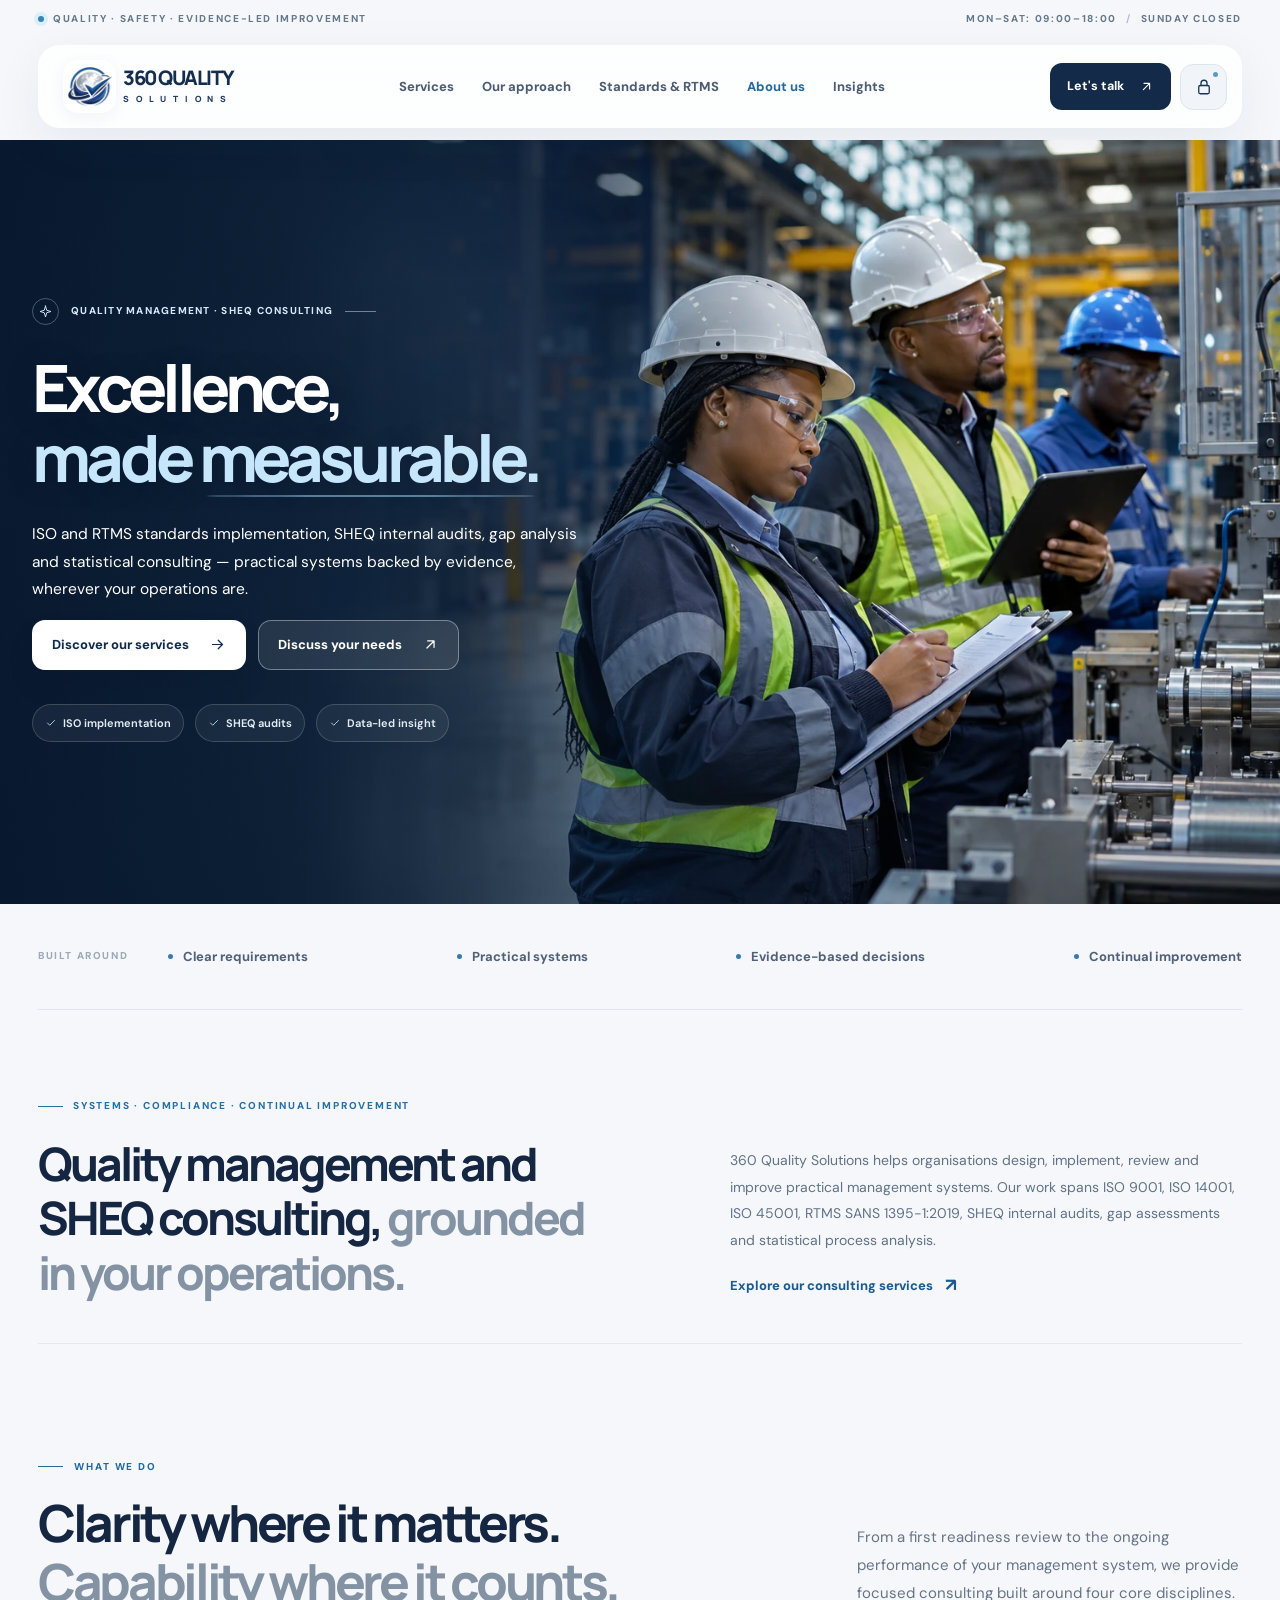
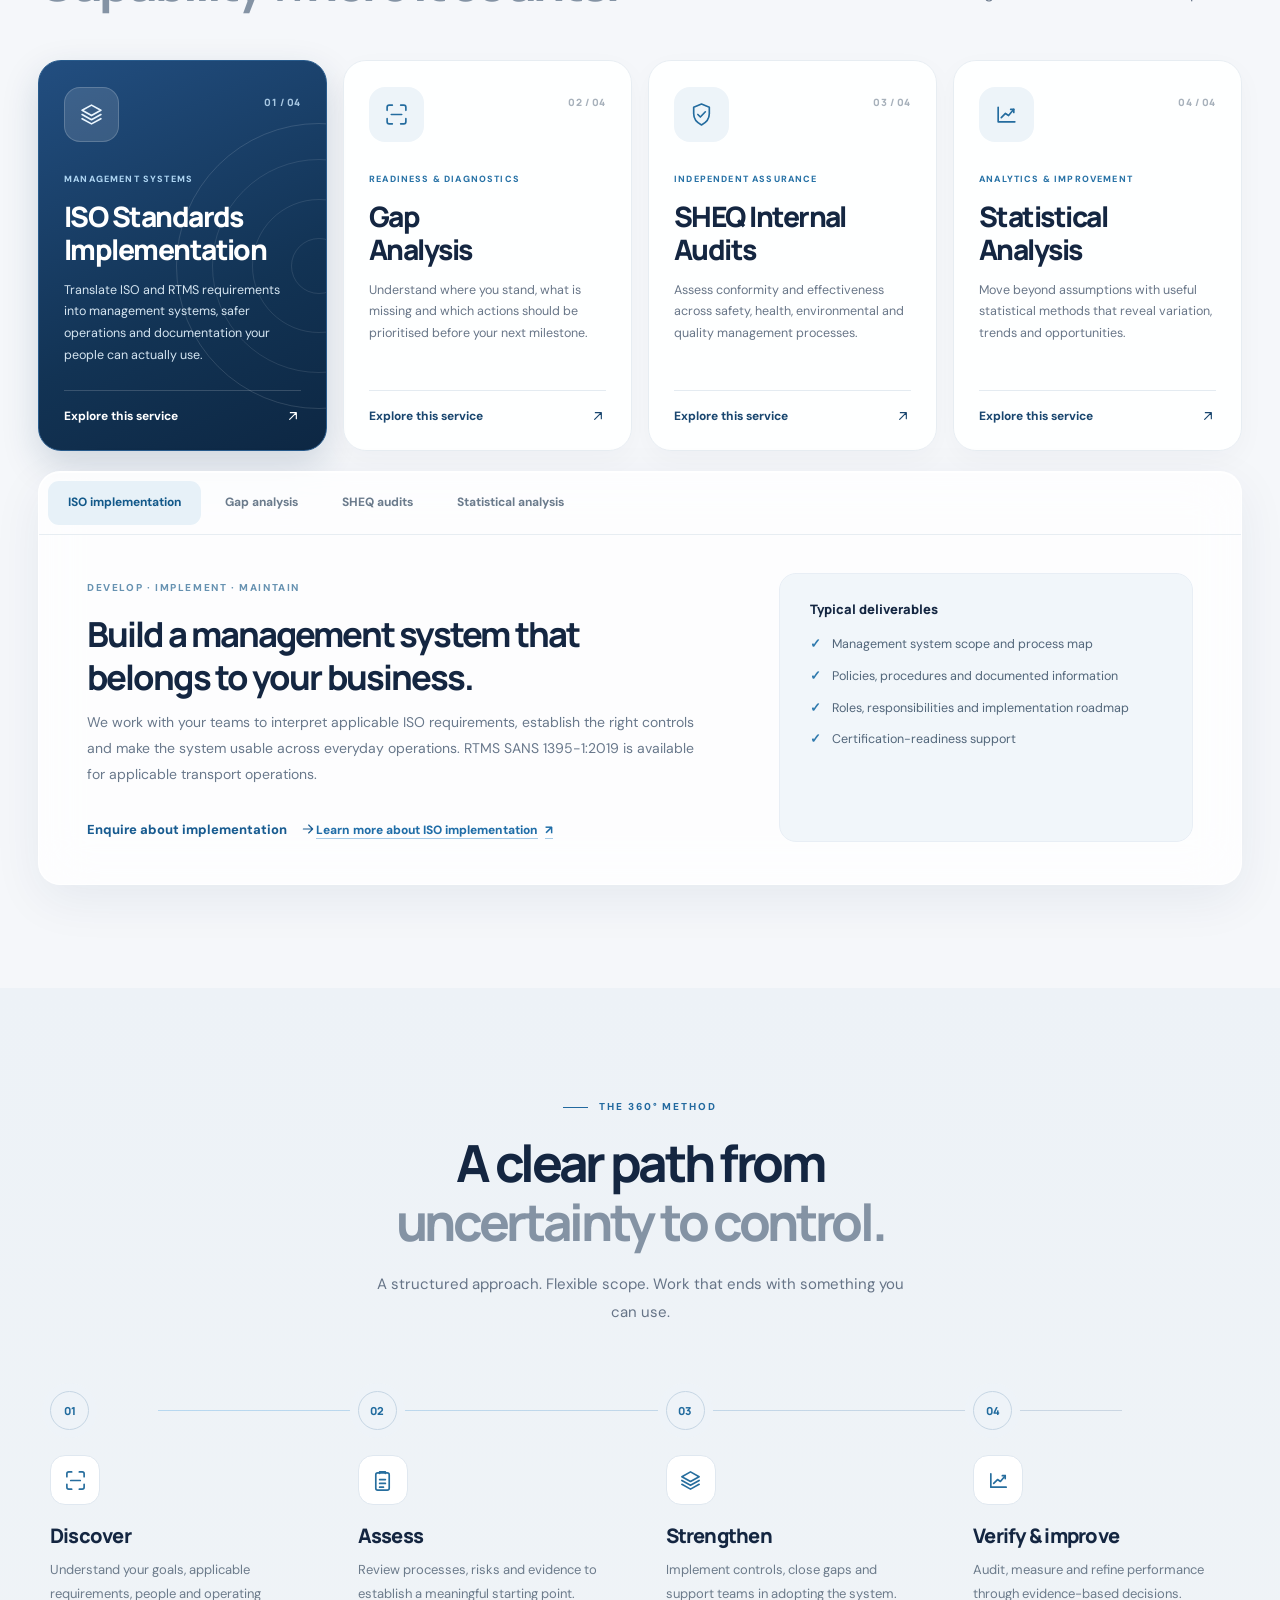
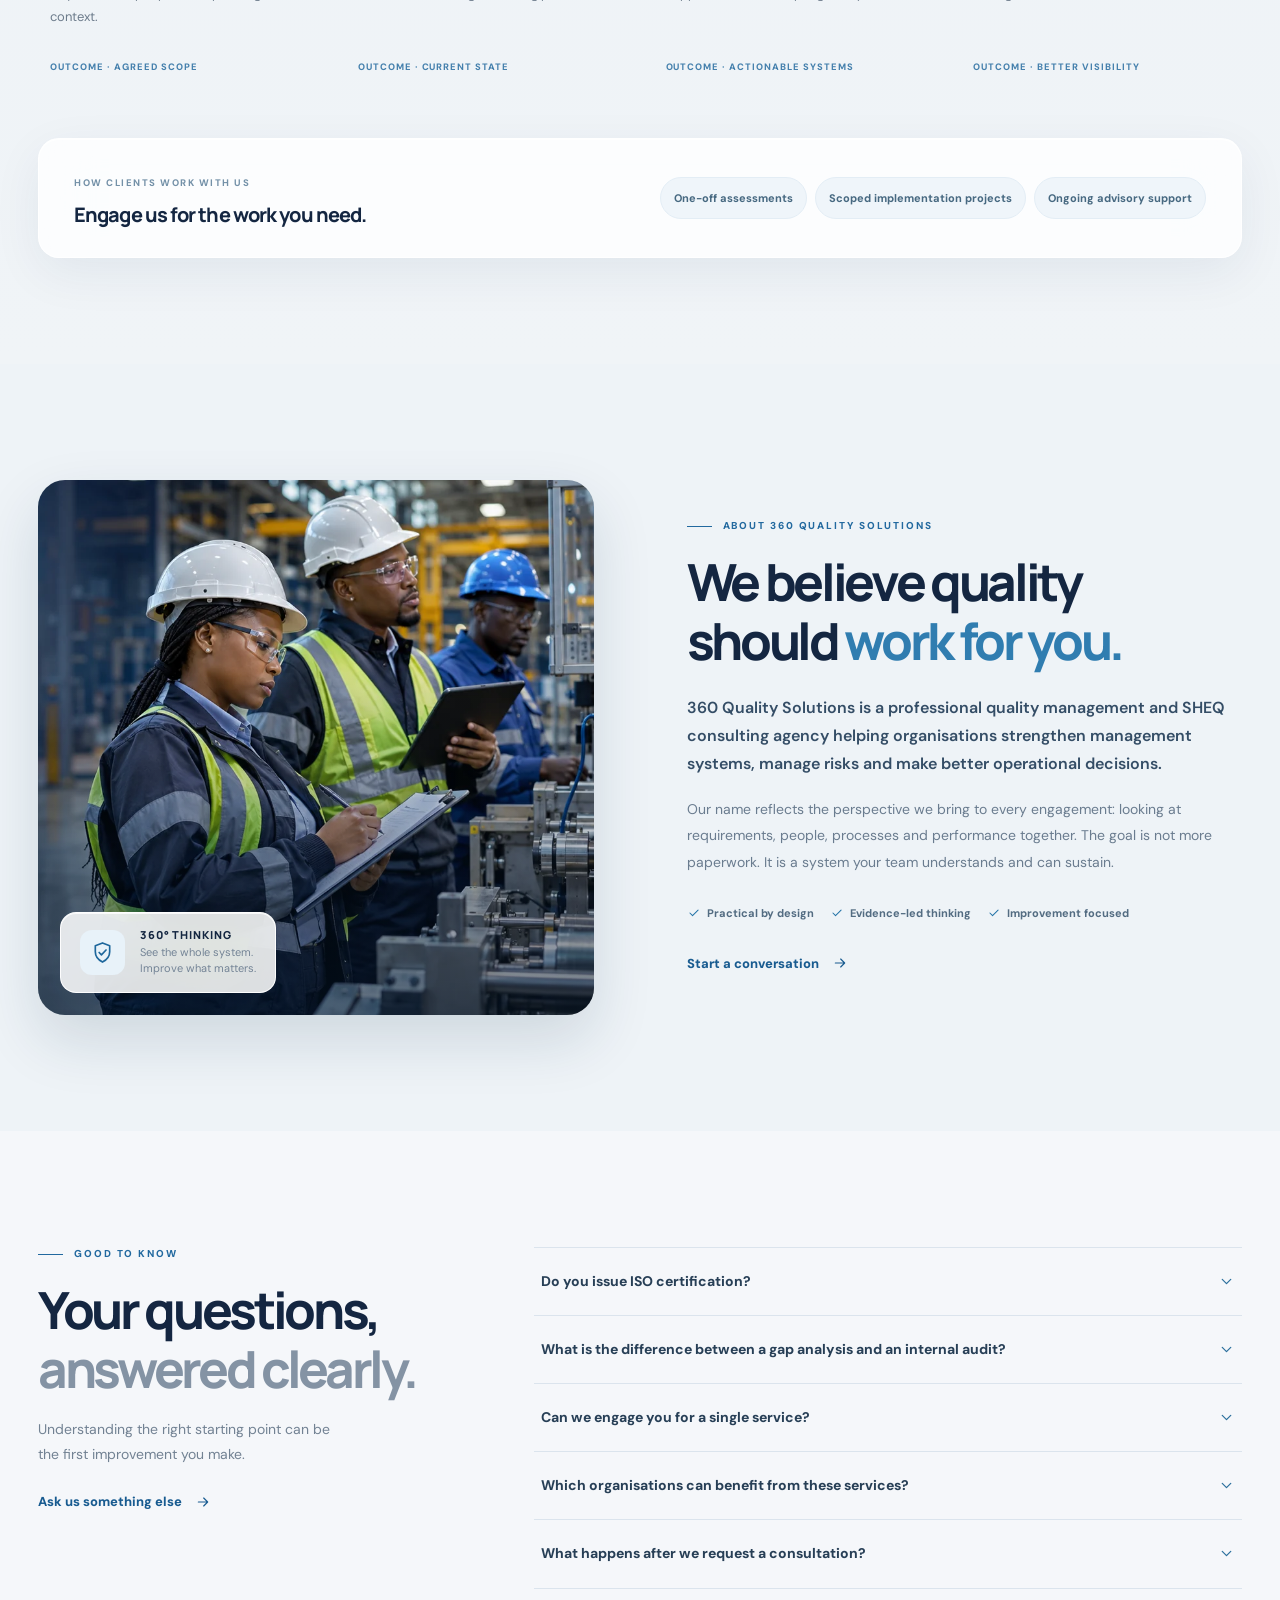
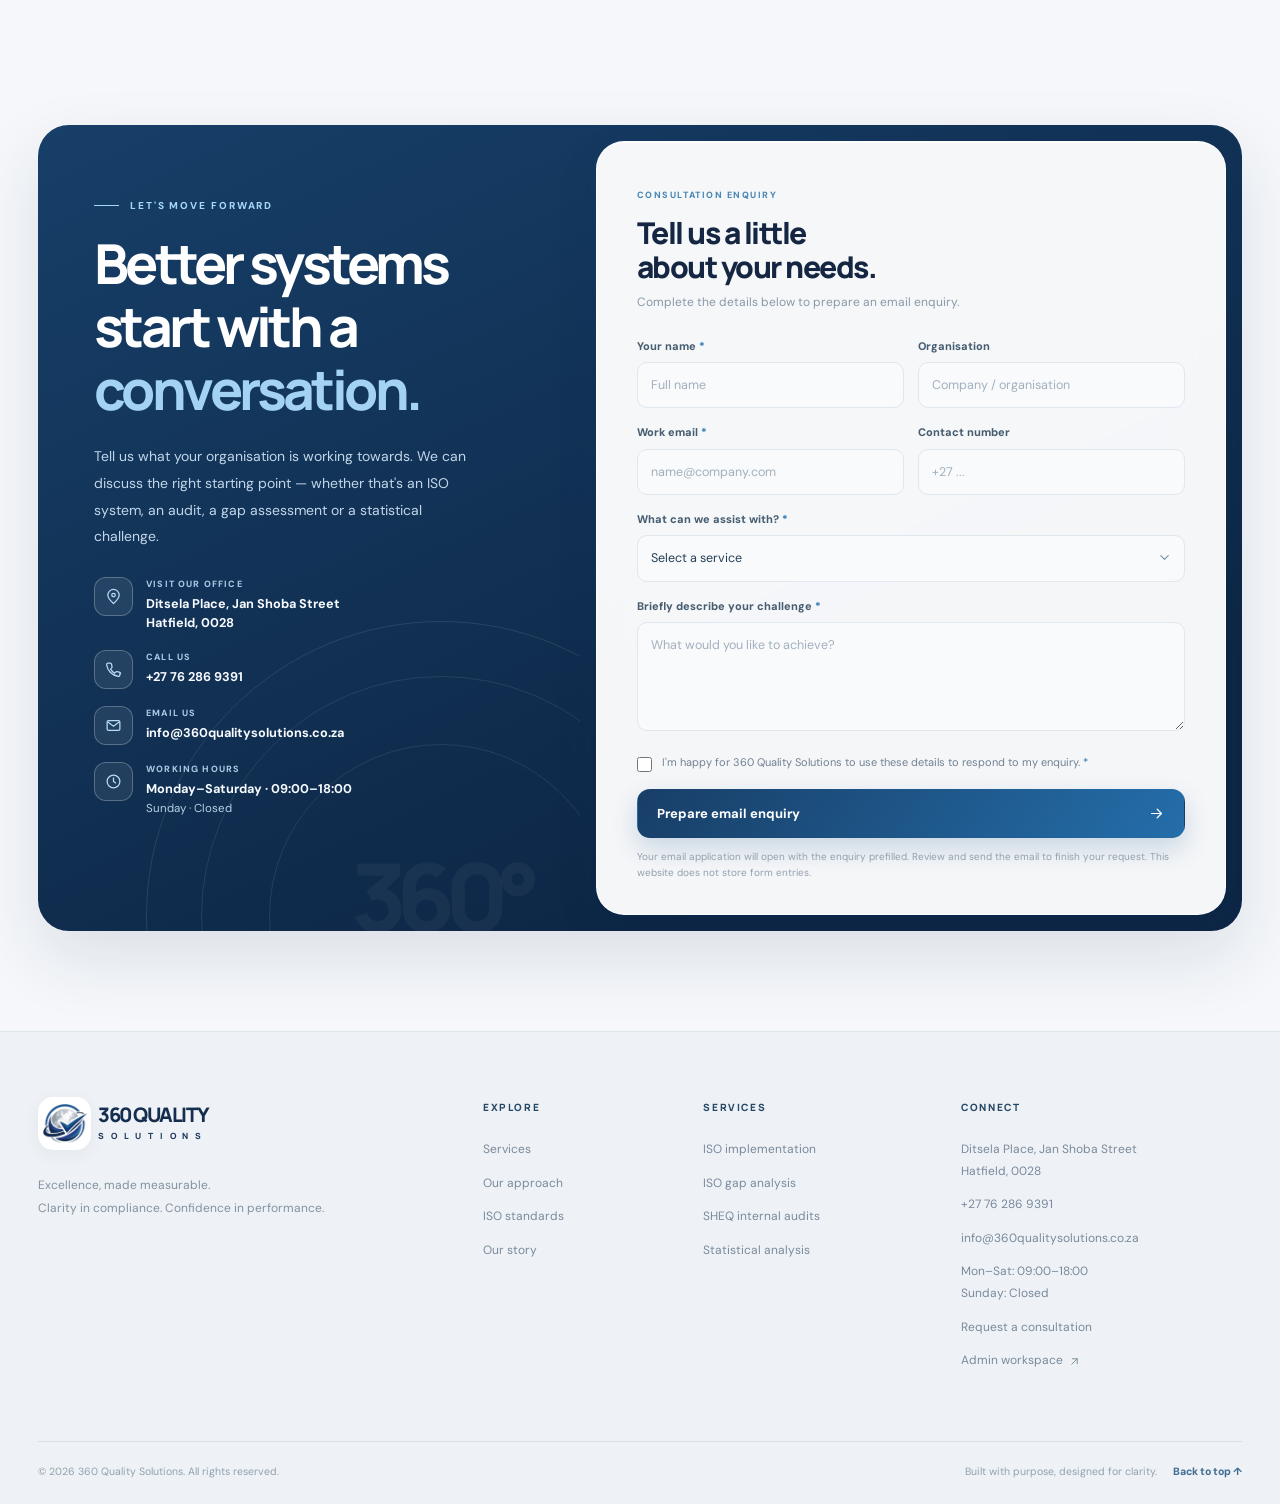
<file: index.html>
<!DOCTYPE html>

<html lang="en-ZA">
<head>
<link href="/favicon.ico" rel="icon" sizes="any"/><link href="/favicon-48.png" rel="icon" sizes="48x48" type="image/png"/><link href="/assets/images/favicon-192.png" rel="icon" sizes="192x192" type="image/png"/><link href="/apple-touch-icon.png" rel="apple-touch-icon" sizes="180x180"/><meta charset="utf-8"/>
<meta content="width=device-width, initial-scale=1.0" name="viewport"/>
<meta content="#eff3f8" name="theme-color"/>
<meta content="360 Quality Solutions provides ISO 9001, ISO 14001, ISO 45001 and RTMS implementation support, SHEQ internal audits, gap analysis and statistical consulting." name="description"/>
<meta content="index, follow" name="robots"/>
<meta content="website" property="og:type"/>
<meta content="ISO, RTMS &amp; SHEQ Consulting | 360 Quality Solutions" property="og:title"/>
<meta content="360 Quality Solutions provides ISO 9001, ISO 14001, ISO 45001 and RTMS implementation support, SHEQ internal audits, gap analysis and statistical consulting." property="og:description"/>
<meta content="https://360qualitysolutions.co.za/assets/images/hero-quality-inspection.webp" property="og:image"/>
<meta content="https://360qualitysolutions.co.za/" property="og:url"/>
<meta content="https://360qualitysolutions.co.za/assets/images/hero-quality-inspection.webp" name="twitter:image"/>
<meta content="light" name="color-scheme"/>
<link href="https://360qualitysolutions.co.za/" rel="canonical"/>
<link href="/site.webmanifest" rel="manifest"/>
<meta content="360 Quality Solutions" property="og:site_name"/>
<meta content="en_ZA" property="og:locale"/>
<meta content="Quality consultants reviewing manufacturing processes and inspection records" property="og:image:alt"/>
<meta content="summary_large_image" name="twitter:card"/>
<meta content="ISO, RTMS &amp; SHEQ Consulting | 360 Quality Solutions" name="twitter:title"/>
<meta content="360 Quality Solutions provides ISO 9001, ISO 14001, ISO 45001 and RTMS implementation support, SHEQ internal audits, gap analysis and statistical consulting." name="twitter:description"/>
<meta content="360 Quality Solutions" name="author"/>
<title>ISO Standards, SHEQ &amp; Quality Consulting | 360 Quality Solutions</title>
<link href="https://fonts.googleapis.com" rel="preconnect"/>
<link crossorigin="" href="https://fonts.gstatic.com" rel="preconnect"/>
<link href="https://fonts.googleapis.com/css2?family=DM+Sans:wght@400;450;500;550;600;650;700;750&amp;family=Manrope:wght@400;500;600;650;700;750;800&amp;display=swap" rel="stylesheet"/>
<link as="image" href="assets/images/hero-quality-inspection.webp" rel="preload"/>
<link href="assets/css/styles.css" rel="stylesheet"/>
<script defer="" src="assets/js/config.js"></script>
<script defer="" src="assets/js/main.js"></script>
<script type="application/ld+json">{
  "@context": "https://schema.org",
  "@graph": [
    {
      "@context": "https://schema.org",
      "@type": "ProfessionalService",
      "name": "360 Quality Solutions",
      "alternateName": "360 Quality Solutions Consulting Agency",
      "description": "360 Quality Solutions provides ISO 9001, ISO 14001, ISO 45001 and RTMS implementation support, SHEQ internal audits, gap analysis and statistical consulting.",
      "address": {
        "@type": "PostalAddress",
        "streetAddress": "Ditsela Place, Jan Shoba Street, Hatfield",
        "addressRegion": "Gauteng",
        "postalCode": "0028",
        "addressCountry": "ZA"
      },
      "telephone": "+27 76 286 9391",
      "email": "info@360qualitysolutions.co.za",
      "openingHoursSpecification": [
        {
          "@type": "OpeningHoursSpecification",
          "dayOfWeek": [
            "Monday",
            "Tuesday",
            "Wednesday",
            "Thursday",
            "Friday",
            "Saturday"
          ],
          "opens": "09:00",
          "closes": "18:00"
        }
      ],
      "areaServed": {
        "@type": "Country",
        "name": "South Africa"
      },
      "hasOfferCatalog": {
        "@type": "OfferCatalog",
        "name": "Quality and SHEQ consulting services",
        "itemListElement": [
          {
            "@type": "OfferCatalog",
            "name": "ISO & RTMS Standards Implementation"
          },
          {
            "@type": "OfferCatalog",
            "name": "ISO Gap Analysis"
          },
          {
            "@type": "OfferCatalog",
            "name": "SHEQ Internal Audits"
          },
          {
            "@type": "OfferCatalog",
            "name": "Statistical Analysis"
          }
        ]
      },
      "@id": "https://360qualitysolutions.co.za/#business",
      "url": "https://360qualitysolutions.co.za/",
      "image": "https://360qualitysolutions.co.za/assets/images/hero-quality-inspection.webp",
      "logo": "https://360qualitysolutions.co.za/assets/images/brand-symbol.png",
      "hasMap": "https://www.google.com/maps/search/?api=1&query=Ditsela+Place+Jan+Shoba+Street+Hatfield+0028",
      "contactPoint": {
        "@type": "ContactPoint",
        "contactType": "customer service",
        "telephone": "+27 76 286 9391",
        "email": "info@360qualitysolutions.co.za",
        "availableLanguage": [
          "English"
        ]
      }
    },
    {
      "@type": "WebSite",
      "@id": "https://360qualitysolutions.co.za/#website",
      "name": "360 Quality Solutions",
      "url": "https://360qualitysolutions.co.za/",
      "inLanguage": "en-ZA",
      "publisher": {
        "@id": "https://360qualitysolutions.co.za/#business"
      }
    }
  ]
}</script>
<script>/* Keep folder routes clean even when index.html is entered directly. */
if (location.protocol !== 'file:' && location.pathname.endsWith('/index.html')) { history.replaceState(null, '', location.pathname.replace(/index\.html$/, '') + location.search + location.hash); }
</script>
<script defer="" src="assets/js/offline-links.js"></script>
</head>
<body>
<svg aria-hidden="true" class="icon-sprite" focusable="false" xmlns="http://www.w3.org/2000/svg">
<symbol id="i-arrow" viewbox="0 0 24 24"><path d="M5 12h14m-6-6 6 6-6 6"></path></symbol>
<symbol id="i-external" viewbox="0 0 24 24"><path d="M7 17 17 7M8 7h9v9"></path></symbol>
<symbol id="i-lock" viewbox="0 0 24 24"><rect height="11" rx="2" width="14" x="5" y="10"></rect><path d="M8 10V7a4 4 0 0 1 8 0v3"></path></symbol>
<symbol id="i-menu" viewbox="0 0 24 24"><path d="M4 7h16M4 12h16M4 17h16"></path></symbol>
<symbol id="i-close" viewbox="0 0 24 24"><path d="m5 5 14 14M19 5 5 19"></path></symbol>
<symbol id="i-shield" viewbox="0 0 24 24"><path d="M12 2 4.5 5v6.3c0 5.2 3.1 8.5 7.5 10.7 4.4-2.2 7.5-5.5 7.5-10.7V5L12 2Z"></path><path d="m8.5 12 2.4 2.4 4.8-5"></path></symbol>
<symbol id="i-scan" viewbox="0 0 24 24"><path d="M8 3H5a2 2 0 0 0-2 2v3m13-5h3a2 2 0 0 1 2 2v3M3 16v3a2 2 0 0 0 2 2h3m13-5v3a2 2 0 0 1-2 2h-3M7 12h10"></path></symbol>
<symbol id="i-clipboard" viewbox="0 0 24 24"><rect height="18" rx="2" width="14" x="5" y="4"></rect><path d="M9 4.5V3h6v1.5M9 11h6m-6 4h6m-6 4h4"></path></symbol>
<symbol id="i-chart" viewbox="0 0 24 24"><path d="M4 19V5m0 14h16M7 15l4-4 3 2 5-6"></path><path d="M16 7h3v3"></path></symbol>
<symbol id="i-layers" viewbox="0 0 24 24"><path d="m12 3 9 5-9 5-9-5 9-5Zm-9 9 9 5 9-5M3 16l9 5 9-5"></path></symbol>
<symbol id="i-check" viewbox="0 0 24 24"><path d="m5 12 4.5 4.5L19 7"></path></symbol>
<symbol id="i-chevron" viewbox="0 0 24 24"><path d="m6 9 6 6 6-6"></path></symbol>
<symbol id="i-mail" viewbox="0 0 24 24"><rect height="14" rx="2" width="18" x="3" y="5"></rect><path d="m4 7 8 6 8-6"></path></symbol>
<symbol id="i-phone" viewbox="0 0 24 24"><path d="M21 16.7v3a2 2 0 0 1-2.2 2A18.9 18.9 0 0 1 2.3 5.2 2 2 0 0 1 4.3 3h3a2 2 0 0 1 2 1.7l.6 3.6a2 2 0 0 1-.6 1.7l-1.4 1.4a15 15 0 0 0 5.7 5.7l1.4-1.4a2 2 0 0 1 1.7-.6l3.6.6a2 2 0 0 1 1.7 2Z"></path></symbol>
<symbol id="i-clock" viewbox="0 0 24 24"><circle cx="12" cy="12" r="9"></circle><path d="M12 7v5l3 2"></path></symbol>
<symbol id="i-pin" viewbox="0 0 24 24"><path d="M20 10c0 5-8 12-8 12S4 15 4 10a8 8 0 1 1 16 0Z"></path><circle cx="12" cy="10" r="2.5"></circle></symbol>
<symbol id="i-spark" viewbox="0 0 24 24"><path d="m12 2 2.3 7.7L22 12l-7.7 2.3L12 22l-2.3-7.7L2 12l7.7-2.3L12 2Z"></path></symbol>
</svg>
<a class="skip-link" href="#main">Skip to main content</a>
<div aria-hidden="true" class="site-background"><span class="ambient ambient-one"></span><span class="ambient ambient-two"></span></div>
<div class="utility-bar">
<div class="container utility-inner">
<span><span class="live-dot"></span> QUALITY · SAFETY · EVIDENCE-LED IMPROVEMENT</span>
<span class="utility-right">MON–SAT: 09:00–18:00 <span class="utility-separator">/</span> SUNDAY CLOSED</span>
</div>
</div>
<header class="site-header" id="top">
<div class="container header-shell glass">
<a aria-label="360 Quality Solutions homepage" class="brand" href="#top">
<span class="brand-emblem"><img alt="" height="42" src="assets/images/brand-symbol.png" width="48"/></span>
<span class="brand-text"><strong>360 <span>QUALITY</span></strong><small>S O L U T I O N S</small></span>
</a>
<nav aria-label="Main navigation" class="primary-nav" id="site-nav">
<a class="nav-link" href="#services">Services</a>
<a class="nav-link" href="#approach">Our approach</a>
<a class="nav-link" href="services/iso-implementation/">Standards &amp; RTMS</a>
<a class="nav-link" href="#about">About us</a>
<a class="nav-link" href="services/statistical-analysis/">Insights</a>
</nav>
<div class="header-actions">
<a class="nav-cta" href="#contact">Let's talk <svg class="icon"><use href="#i-external"></use></svg></a>
<a aria-label="Open admin workspace" class="admin-icon" href="admin/index.html" title="Admin workspace"><svg class="icon"><use href="#i-lock"></use></svg><span class="admin-dot"></span></a>
<button aria-controls="site-nav" aria-expanded="false" aria-label="Open menu" class="mobile-menu" id="menu-toggle" type="button"><svg class="icon menu-open"><use href="#i-menu"></use></svg><svg class="icon menu-x"><use href="#i-close"></use></svg></button>
</div>
</div>
</header>
<main id="main">
<section aria-labelledby="hero-heading" class="hero-section">
<div aria-label="Quality specialists examining a manufacturing process, reviewing audit documentation and operational data" class="hero-image" role="img"></div>
<div aria-hidden="true" class="hero-vignette"></div>
<div class="hero-copy">
<div class="hero-content">
<div class="hero-eyebrow"><span class="eyebrow-spark"><svg class="icon"><use href="#i-spark"></use></svg></span> QUALITY MANAGEMENT · SHEQ CONSULTING <span class="eyebrow-line"></span></div>
<h1 id="hero-heading">Excellence,<br/><span>made</span> <em>measurable.</em></h1>
<p>ISO and RTMS standards implementation, SHEQ internal audits, gap analysis and statistical consulting — practical systems backed by evidence, wherever your operations are.</p>
<div class="hero-buttons">
<a class="button button-white" href="#services">Discover our services <svg class="icon"><use href="#i-arrow"></use></svg></a>
<a class="button button-outline-light" href="#contact">Discuss your needs <svg class="icon"><use href="#i-external"></use></svg></a>
</div>
<div aria-label="Our focus areas" class="hero-pills"><span><svg class="icon"><use href="#i-check"></use></svg> ISO implementation</span><span><svg class="icon"><use href="#i-check"></use></svg> SHEQ audits</span><span><svg class="icon"><use href="#i-check"></use></svg> Data-led insight</span></div>
</div>
</div>
</section>
<div aria-label="What we focus on" class="container credibility-strip">
<span class="credibility-label">BUILT AROUND</span>
<div class="credibility-items"><span><span class="credibility-small-dot"></span> Clear requirements</span><span><span class="credibility-small-dot"></span> Practical systems</span><span><span class="credibility-small-dot"></span> Evidence-based decisions</span><span><span class="credibility-small-dot"></span> Continual improvement</span></div>
</div>
<section aria-labelledby="local-intro-title" class="local-intro-section container">
<div class="local-intro-kicker"><span class="kicker-dash"></span> SYSTEMS · COMPLIANCE · CONTINUAL IMPROVEMENT</div>
<div class="local-intro-main">
<h2 id="local-intro-title">Quality management and SHEQ consulting, <span class="text-muted">grounded in your operations.</span></h2>
<div class="local-intro-copy">
<p>360 Quality Solutions helps organisations design, implement, review and improve practical management systems. Our work spans ISO 9001, ISO 14001, ISO 45001, RTMS SANS 1395-1:2019, SHEQ internal audits, gap assessments and statistical process analysis.</p>
<a class="local-intro-link" href="#services">Explore our consulting services <span aria-hidden="true">↗</span></a>
</div>
</div>
</section>
<section aria-labelledby="services-title" class="section section-services" id="services">
<div class="container">
<div class="section-heading split-heading reveal">
<div><p class="section-kicker"><span class="kicker-dash"></span> WHAT WE DO</p><h2 id="services-title">Clarity where it matters.<br/><span class="text-muted">Capability where it counts.</span></h2></div>
<p class="section-intro">From a first readiness review to the ongoing performance of your management system, we provide focused consulting built around four core disciplines.</p>
</div>
<div class="services-grid">
<article class="service-card service-featured reveal" data-service="iso">
<div class="service-card-top"><span class="service-icon"><svg class="icon"><use href="#i-layers"></use></svg></span><span class="service-number">01 / 04</span></div>
<div class="service-card-content"><p class="service-tag">MANAGEMENT SYSTEMS</p><h3>ISO Standards<br/>Implementation</h3><p>Translate ISO and RTMS requirements into management systems, safer operations and documentation your people can actually use.</p></div>
<button class="service-explore" data-show-service="iso" type="button">Explore this service <svg class="icon"><use href="#i-external"></use></svg></button>
<div aria-hidden="true" class="service-orbit"><span></span><span></span><span></span></div>
</article>
<article class="service-card reveal" data-service="gap">
<div class="service-card-top"><span class="service-icon"><svg class="icon"><use href="#i-scan"></use></svg></span><span class="service-number">02 / 04</span></div>
<div class="service-card-content"><p class="service-tag">READINESS &amp; DIAGNOSTICS</p><h3>Gap<br/>Analysis</h3><p>Understand where you stand, what is missing and which actions should be prioritised before your next milestone.</p></div>
<button class="service-explore" data-show-service="gap" type="button">Explore this service <svg class="icon"><use href="#i-external"></use></svg></button>
</article>
<article class="service-card reveal" data-service="audit">
<div class="service-card-top"><span class="service-icon"><svg class="icon"><use href="#i-shield"></use></svg></span><span class="service-number">03 / 04</span></div>
<div class="service-card-content"><p class="service-tag">INDEPENDENT ASSURANCE</p><h3>SHEQ Internal<br/>Audits</h3><p>Assess conformity and effectiveness across safety, health, environmental and quality management processes.</p></div>
<button class="service-explore" data-show-service="audit" type="button">Explore this service <svg class="icon"><use href="#i-external"></use></svg></button>
</article>
<article class="service-card reveal" data-service="stats">
<div class="service-card-top"><span class="service-icon"><svg class="icon"><use href="#i-chart"></use></svg></span><span class="service-number">04 / 04</span></div>
<div class="service-card-content"><p class="service-tag">ANALYTICS &amp; IMPROVEMENT</p><h3>Statistical<br/>Analysis</h3><p>Move beyond assumptions with useful statistical methods that reveal variation, trends and opportunities.</p></div>
<button class="service-explore" data-show-service="stats" type="button">Explore this service <svg class="icon"><use href="#i-external"></use></svg></button>
</article>
</div>
<div aria-label="Service details" class="service-detail glass reveal" id="service-explorer" tabindex="-1">
<div aria-label="Explore a service" class="service-detail-nav" role="tablist">
<button aria-controls="panel-iso" aria-selected="true" class="detail-tab is-active" data-tab="iso" id="tab-iso" role="tab" type="button">ISO implementation</button>
<button aria-controls="panel-gap" aria-selected="false" class="detail-tab" data-tab="gap" id="tab-gap" role="tab" tabindex="-1" type="button">Gap analysis</button>
<button aria-controls="panel-audit" aria-selected="false" class="detail-tab" data-tab="audit" id="tab-audit" role="tab" tabindex="-1" type="button">SHEQ audits</button>
<button aria-controls="panel-stats" aria-selected="false" class="detail-tab" data-tab="stats" id="tab-stats" role="tab" tabindex="-1" type="button">Statistical analysis</button>
</div>
<div aria-labelledby="tab-iso" class="service-tab-panel" data-panel="iso" id="panel-iso" role="tabpanel">
<div class="detail-main"><span class="detail-overline">DEVELOP · IMPLEMENT · MAINTAIN</span><h3>Build a management system that belongs to your business.</h3><p>We work with your teams to interpret applicable ISO requirements, establish the right controls and make the system usable across everyday operations. RTMS SANS 1395-1:2019 is available for applicable transport operations.</p><a class="text-link" data-service-prefill="ISO Standards Implementation" href="#contact">Enquire about implementation <svg class="icon"><use href="#i-arrow"></use></svg></a><a class="service-deep-link" href="services/iso-implementation/">Learn more about ISO implementation <span aria-hidden="true">↗</span></a></div>
<div class="detail-deliverables"><h4>Typical deliverables</h4><ul><li>Management system scope and process map</li><li>Policies, procedures and documented information</li><li>Roles, responsibilities and implementation roadmap</li><li>Certification-readiness support</li></ul></div>
</div>
<div aria-labelledby="tab-gap" class="service-tab-panel" data-panel="gap" hidden="" id="panel-gap" role="tabpanel">
<div class="detail-main"><span class="detail-overline">REVIEW · PRIORITISE · PLAN</span><h3>Know the distance between today and your target standard.</h3><p>We compare existing practices and evidence with agreed requirements, identify risks and opportunities, and develop a practical plan to close gaps.</p><a class="text-link" data-service-prefill="Gap Analysis" href="#contact">Request a gap assessment <svg class="icon"><use href="#i-arrow"></use></svg></a><a class="service-deep-link" href="services/iso-gap-analysis/">Learn more about gap analysis <span aria-hidden="true">↗</span></a></div>
<div class="detail-deliverables"><h4>Typical deliverables</h4><ul><li>Requirements-to-evidence review</li><li>Gap register with risk-based priorities</li><li>Corrective action and accountability plan</li><li>Readiness summary for leadership</li></ul></div>
</div>
<div aria-labelledby="tab-audit" class="service-tab-panel" data-panel="audit" hidden="" id="panel-audit" role="tabpanel">
<div class="detail-main"><span class="detail-overline">VERIFY · REPORT · IMPROVE</span><h3>Find the evidence. Understand the risk. Improve the system.</h3><p>Our audit support examines whether SHEQ processes meet defined criteria and work as intended, with clear reporting of findings and improvement actions.</p><a class="text-link" data-service-prefill="SHEQ Internal Audits" href="#contact">Plan an internal audit <svg class="icon"><use href="#i-arrow"></use></svg></a><a class="service-deep-link" href="services/sheq-internal-audits/">Learn more about SHEQ internal audits <span aria-hidden="true">↗</span></a></div>
<div class="detail-deliverables"><h4>Typical deliverables</h4><ul><li>Risk-based audit plan and criteria</li><li>Interviews, sampling and evidence review</li><li>Findings, observations and audit report</li><li>Corrective-action follow-up guidance</li></ul></div>
</div>
<div aria-labelledby="tab-stats" class="service-tab-panel" data-panel="stats" hidden="" id="panel-stats" role="tabpanel">
<div class="detail-main"><span class="detail-overline">MEASURE · EXPLAIN · OPTIMISE</span><h3>Turn complex data into decisions that improve performance.</h3><p>We help organisations structure data, assess process variation and communicate findings that support better quality and operational decisions.</p><a class="text-link" data-service-prefill="Statistical Analysis" href="#contact">Discuss an analysis project <svg class="icon"><use href="#i-arrow"></use></svg></a><a class="service-deep-link" href="services/statistical-analysis/">Learn more about statistical analysis <span aria-hidden="true">↗</span></a></div>
<div class="detail-deliverables"><h4>Typical deliverables</h4><ul><li>Data quality checks and descriptive analysis</li><li>Trend, variation and capability assessments</li><li>Statistical process control where appropriate</li><li>Decision-ready charts and recommendations</li></ul></div>
</div>
</div>
</div>
</section>
<section aria-labelledby="approach-title" class="section approach-section" id="approach">
<div class="container">
<div class="section-heading centered reveal"><p class="section-kicker"><span class="kicker-dash"></span> THE 360° METHOD</p><h2 id="approach-title">A clear path from<br/><span class="text-muted">uncertainty to control.</span></h2><p class="section-intro">A structured approach. Flexible scope. Work that ends with something you can use.</p></div>
<div aria-label="Our four-step consulting approach" class="process-rail">
<article class="process-step reveal"><div class="step-marker"><span>01</span></div><div class="step-icon"><svg class="icon"><use href="#i-scan"></use></svg></div><h3>Discover</h3><p>Understand your goals, applicable requirements, people and operating context.</p><span class="step-result">OUTCOME · AGREED SCOPE</span></article>
<article class="process-step reveal"><div class="step-marker"><span>02</span></div><div class="step-icon"><svg class="icon"><use href="#i-clipboard"></use></svg></div><h3>Assess</h3><p>Review processes, risks and evidence to establish a meaningful starting point.</p><span class="step-result">OUTCOME · CURRENT STATE</span></article>
<article class="process-step reveal"><div class="step-marker"><span>03</span></div><div class="step-icon"><svg class="icon"><use href="#i-layers"></use></svg></div><h3>Strengthen</h3><p>Implement controls, close gaps and support teams in adopting the system.</p><span class="step-result">OUTCOME · ACTIONABLE SYSTEMS</span></article>
<article class="process-step reveal"><div class="step-marker"><span>04</span></div><div class="step-icon"><svg class="icon"><use href="#i-chart"></use></svg></div><h3>Verify &amp; improve</h3><p>Audit, measure and refine performance through evidence-based decisions.</p><span class="step-result">OUTCOME · BETTER VISIBILITY</span></article>
</div>
<div class="engagement-box glass reveal"><div><span class="micro-label">HOW CLIENTS WORK WITH US</span><h3>Engage us for the work you need.</h3></div><div class="engagement-options"><span>One-off assessments</span><span>Scoped implementation projects</span><span>Ongoing advisory support</span></div></div>
</div>
</section>
<section aria-labelledby="about-title" class="section about-section" id="about">
<div class="container about-layout">
<div class="about-media reveal"><img alt="Quality inspection team reviewing manufacturing processes and audit documentation" height="825" loading="lazy" src="assets/images/quality-team.webp" width="900"/><div class="about-floating glass"><span class="about-floating-icon"><svg class="icon"><use href="#i-shield"></use></svg></span><div><strong>360° THINKING</strong><small>See the whole system.<br/>Improve what matters.</small></div></div></div>
<div class="about-copy reveal"><p class="section-kicker"><span class="kicker-dash"></span> ABOUT 360 QUALITY SOLUTIONS</p><h2 id="about-title">We believe quality<br/>should <em>work for you.</em></h2><p class="about-lead">360 Quality Solutions is a professional quality management and SHEQ consulting agency helping organisations strengthen management systems, manage risks and make better operational decisions.</p><p>Our name reflects the perspective we bring to every engagement: looking at requirements, people, processes and performance together. The goal is not more paperwork. It is a system your team understands and can sustain.</p><div class="about-values"><span><svg class="icon"><use href="#i-check"></use></svg> Practical by design</span><span><svg class="icon"><use href="#i-check"></use></svg> Evidence-led thinking</span><span><svg class="icon"><use href="#i-check"></use></svg> Improvement focused</span></div><a class="text-link" href="#contact">Start a conversation <svg class="icon"><use href="#i-arrow"></use></svg></a></div>
</div>
</section>
<section aria-labelledby="faq-title" class="section faq-section">
<div class="container faq-layout">
<div class="faq-intro reveal"><p class="section-kicker"><span class="kicker-dash"></span> GOOD TO KNOW</p><h2 id="faq-title">Your questions,<br/><span class="text-muted">answered clearly.</span></h2><p>Understanding the right starting point can be the first improvement you make.</p><a class="text-link" href="#contact">Ask us something else <svg class="icon"><use href="#i-arrow"></use></svg></a></div>
<div class="faq-list reveal">
<details><summary>Do you issue ISO certification? <svg class="icon"><use href="#i-chevron"></use></svg></summary><p>No. We offer implementation and certification-readiness support, including process alignment and internal audits. Certification decisions and certificates are the responsibility of an independent certification body.</p></details>
<details><summary>What is the difference between a gap analysis and an internal audit? <svg class="icon"><use href="#i-chevron"></use></svg></summary><p>A gap analysis identifies the differences between your current system and the requirements you want to meet. An internal audit evaluates evidence of whether defined criteria are met and whether the management system is implemented and effective.</p></details>
<details><summary>Can we engage you for a single service? <svg class="icon"><use href="#i-chevron"></use></svg></summary><p>Yes. Your scope may be a focused gap analysis, a scheduled internal audit, a defined ISO implementation project or a statistical analysis assignment. Ongoing advisory can also be discussed based on your needs.</p></details>
<details><summary>Which organisations can benefit from these services? <svg class="icon"><use href="#i-chevron"></use></svg></summary><p>Any organisation seeking stronger processes, management-system readiness or data-informed improvement may benefit. We confirm the applicable standards, organisational context and scope before proposing work.</p></details>
<details><summary>What happens after we request a consultation? <svg class="icon"><use href="#i-chevron"></use></svg></summary><p>The first discussion should establish your objectives, timeframe, current position and deliverables needed. From there, the work can be scoped into a practical engagement and proposal.</p></details>
</div>
</div>
</section>
<section aria-labelledby="contact-title" class="section contact-section" id="contact">
<div class="container contact-shell">
<div class="contact-info reveal"><p class="section-kicker light-kicker"><span class="kicker-dash"></span> LET'S MOVE FORWARD</p><h2 id="contact-title">Better systems<br/>start with a<br/><em>conversation.</em></h2><p>Tell us what your organisation is working towards. We can discuss the right starting point — whether that's an ISO system, an audit, a gap assessment or a statistical challenge.</p><div aria-label="Contact details and operating hours" class="contact-details">
<div class="contact-detail">
<span class="contact-detail-icon"><svg class="icon"><use href="#i-pin"></use></svg></span>
<div><span class="contact-detail-label">VISIT OUR OFFICE</span><a href="https://www.google.com/maps/search/?api=1&amp;query=Ditsela%20Place%2C%20Jan%20Shoba%20Street%2C%20Hatfield%2C%200028" rel="noopener noreferrer" target="_blank">Ditsela Place, Jan Shoba Street<br/>Hatfield, 0028</a></div>
</div>
<div class="contact-detail">
<span class="contact-detail-icon"><svg class="icon"><use href="#i-phone"></use></svg></span>
<div><span class="contact-detail-label">CALL US</span><a href="tel:+27762869391">+27 76 286 9391</a></div>
</div>
<div class="contact-detail">
<span class="contact-detail-icon"><svg class="icon"><use href="#i-mail"></use></svg></span>
<div><span class="contact-detail-label">EMAIL US</span><a href="mailto:info@360qualitysolutions.co.za">info@360qualitysolutions.co.za</a></div>
</div>
<div class="contact-detail">
<span class="contact-detail-icon"><svg class="icon"><use href="#i-clock"></use></svg></span>
<div><span class="contact-detail-label">WORKING HOURS</span><strong>Monday–Saturday · 09:00–18:00</strong><small>Sunday · Closed</small></div>
</div>
</div><div aria-hidden="true" class="contact-side-art"><div class="orb-ring orb-one"></div><div class="orb-ring orb-two"></div><span>360°</span></div></div>
<div class="contact-form-wrap glass reveal"><div class="form-header"><span class="form-overline">CONSULTATION ENQUIRY</span><h3>Tell us a little<br/>about your needs.</h3><p>Complete the details below to prepare an email enquiry.</p></div><form id="contact-form" novalidate="">
<div class="form-row"><div class="field"><label for="full-name">Your name <span>*</span></label><input autocomplete="name" id="full-name" maxlength="100" minlength="2" name="name" placeholder="Full name" required=""/></div><div class="field"><label for="company">Organisation</label><input autocomplete="organization" id="company" maxlength="140" name="company" placeholder="Company / organisation"/></div></div>
<div class="form-row"><div class="field"><label for="email">Work email <span>*</span></label><input autocomplete="email" id="email" maxlength="200" name="email" placeholder="name@company.com" required="" type="email"/></div><div class="field"><label for="phone">Contact number</label><input autocomplete="tel" id="phone" maxlength="25" name="phone" placeholder="+27 ..." type="tel"/></div></div>
<div class="field"><label for="service">What can we assist with? <span>*</span></label><div class="select-wrap"><select id="service" name="service" required=""><option disabled="" selected="" value="">Select a service</option><option>ISO Standards Implementation</option><option>Gap Analysis</option><option>SHEQ Internal Audits</option><option>Statistical Analysis</option><option>Multiple services / not sure yet</option></select><svg class="icon"><use href="#i-chevron"></use></svg></div></div>
<div class="field"><label for="message">Briefly describe your challenge <span>*</span></label><textarea id="message" maxlength="3000" minlength="10" name="message" placeholder="What would you like to achieve?" required="" rows="4"></textarea></div>
<label class="consent"><input id="consent" name="consent" required="" type="checkbox"/><span>I'm happy for 360 Quality Solutions to use these details to respond to my enquiry. <span class="required">*</span></span></label>
<button class="button button-primary form-submit" type="submit"><span>Prepare email enquiry</span><svg class="icon"><use href="#i-arrow"></use></svg></button>
<p class="form-note" id="form-note">Your information is only used to prepare this enquiry in your browser; no data is sent to a server by this website.</p>
<div aria-live="polite" class="form-feedback" hidden="" id="form-feedback" role="status"></div>
</form></div>
</div>
</section>
</main>
<footer aria-label="Site footer" class="footer"><div class="container"><div class="footer-top"><div class="footer-brand"><a aria-label="Back to homepage" class="brand" href="#top"><span class="brand-emblem"><img alt="" height="42" src="assets/images/brand-symbol.png" width="48"/></span><span class="brand-text"><strong>360 <span>QUALITY</span></strong><small>S O L U T I O N S</small></span></a><p>Excellence, made measurable.<br/>Clarity in compliance. Confidence in performance.</p></div><div class="footer-col"><h4>EXPLORE</h4><a href="#services">Services</a><a href="#approach">Our approach</a><a href="services/iso-implementation/">ISO standards</a><a href="#about">Our story</a></div><div class="footer-col"><h4>SERVICES</h4><a href="services/iso-implementation/">ISO implementation</a><a href="services/iso-gap-analysis/">ISO gap analysis</a><a href="services/sheq-internal-audits/">SHEQ internal audits</a><a href="services/statistical-analysis/">Statistical analysis</a></div><div class="footer-col footer-contact"><h4>CONNECT</h4><span>Ditsela Place, Jan Shoba Street<br/>Hatfield, 0028</span><a href="tel:+27762869391">+27 76 286 9391</a><a href="mailto:info@360qualitysolutions.co.za">info@360qualitysolutions.co.za</a><span>Mon–Sat: 09:00–18:00<br/>Sunday: Closed</span><a href="#contact">Request a consultation</a><a href="admin/index.html">Admin workspace <svg class="icon"><use href="#i-external"></use></svg></a></div></div><div class="footer-bottom"><span>© <span id="copyright-year">2026</span> 360 Quality Solutions. All rights reserved.</span><span>Built with purpose, designed for clarity. <a href="#top">Back to top ↑</a></span></div></div></footer>
<div aria-live="polite" class="toast" id="toast" role="status"></div>
</body>
</html>
</file>
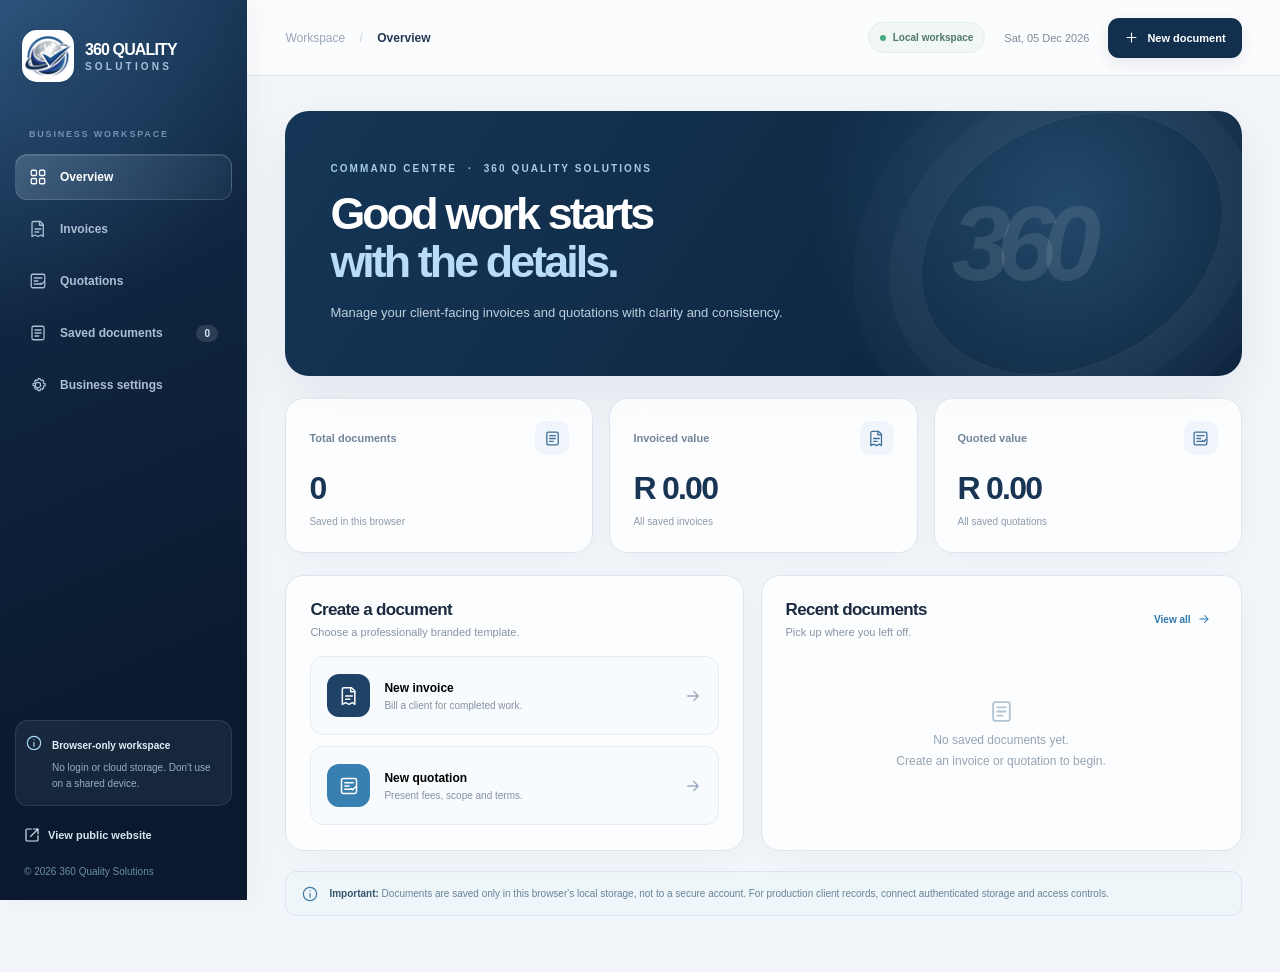
<file: admin/index.html>
<!DOCTYPE html>

<html lang="en-ZA">
<head>
<link href="/favicon.ico" rel="icon" sizes="any"/><link href="/favicon-48.png" rel="icon" sizes="48x48" type="image/png"/><link href="/assets/images/favicon-192.png" rel="icon" sizes="192x192" type="image/png"/><link href="/apple-touch-icon.png" rel="apple-touch-icon" sizes="180x180"/><meta charset="utf-8"/>
<meta content="width=device-width,initial-scale=1" name="viewport"/>
<meta content="#0d223e" name="theme-color"/>
<meta content="noindex, nofollow, noarchive" name="robots"/>
<title>Business Workspace | 360 Quality Solutions</title>
<meta content="360 Quality Solutions business workspace for preparing quotations and invoices." name="description"/>

<link href="../assets/css/admin.css" rel="stylesheet"/>
<script defer="" src="../assets/js/admin-pdf.js"></script>
<script defer="" src="../assets/js/admin.js"></script>
<script>/* Keep folder routes clean even when index.html is entered directly. */
if (location.protocol !== 'file:' && location.pathname.endsWith('/index.html')) { history.replaceState(null, '', location.pathname.replace(/index\.html$/, '') + location.search + location.hash); }
</script>
<link href="/site.webmanifest" rel="manifest"/><script defer src="../assets/js/offline-links.js"></script>
</head>
<body>
<svg aria-hidden="true" class="icon-sprite" style="position:absolute;width:0;height:0;overflow:hidden" xmlns="http://www.w3.org/2000/svg">
<symbol id="i-grid" viewbox="0 0 24 24"><rect height="7" rx="1.5" width="7" x="3" y="3"></rect><rect height="7" rx="1.5" width="7" x="14" y="3"></rect><rect height="7" rx="1.5" width="7" x="3" y="14"></rect><rect height="7" rx="1.5" width="7" x="14" y="14"></rect></symbol>
<symbol id="i-invoice" viewbox="0 0 24 24"><path d="M6 2h9l4 4v16l-3-2-4 2-4-2-4 2V4a2 2 0 0 1 2-2Z"></path><path d="M14 2v5h5M8 12h8M8 16h5"></path></symbol>
<symbol id="i-quote" viewbox="0 0 24 24"><path d="M5 3h14a2 2 0 0 1 2 2v14a2 2 0 0 1-2 2H5a2 2 0 0 1-2-2V5a2 2 0 0 1 2-2Z"></path><path d="M7 8h10M7 12h5M7 16h8"></path><path d="m15 15 1.5 1.5L20 13"></path></symbol>
<symbol id="i-documents" viewbox="0 0 24 24"><rect height="18" rx="2" width="16" x="4" y="3"></rect><path d="M8 8h8M8 12h8M8 16h5"></path></symbol>
<symbol id="i-settings" viewbox="0 0 24 24"><path d="M12 15.5a3.5 3.5 0 1 0 0-7 3.5 3.5 0 0 0 0 7Z"></path><path d="M19.3 13.8a1.8 1.8 0 0 0 .36 2l-1.8 1.8a1.8 1.8 0 0 0-2-.36 1.8 1.8 0 0 0-1 1.66v.6h-2.7v-.6a1.8 1.8 0 0 0-1-1.66 1.8 1.8 0 0 0-2 .36l-1.8-1.8a1.8 1.8 0 0 0 .36-2 1.8 1.8 0 0 0-1.66-1H5.5v-2.7h.56a1.8 1.8 0 0 0 1.66-1 1.8 1.8 0 0 0-.36-2l1.8-1.8a1.8 1.8 0 0 0 2 .36 1.8 1.8 0 0 0 1-1.66V3.5h2.7v.56a1.8 1.8 0 0 0 1 1.66 1.8 1.8 0 0 0 2-.36l1.8 1.8a1.8 1.8 0 0 0-.36 2 1.8 1.8 0 0 0 1.66 1h.56v2.7h-.56a1.8 1.8 0 0 0-1.66 1Z"></path></symbol>
<symbol id="i-plus" viewbox="0 0 24 24"><path d="M12 5v14M5 12h14"></path></symbol>
<symbol id="i-download" viewbox="0 0 24 24"><path d="M12 3v12m-5-5 5 5 5-5M4 17v4h16v-4"></path></symbol>
<symbol id="i-print" viewbox="0 0 24 24"><path d="M6 9V3h12v6M6 18H4a2 2 0 0 1-2-2v-5a2 2 0 0 1 2-2h16a2 2 0 0 1 2 2v5a2 2 0 0 1-2 2h-2"></path><path d="M6 14h12v7H6v-7Z"></path></symbol>
<symbol id="i-save" viewbox="0 0 24 24"><path d="M4 3h13l4 4v14H3V3Z"></path><path d="M7 3v6h10V3M7 21v-8h10v8"></path></symbol>
<symbol id="i-mail" viewbox="0 0 24 24"><rect height="16" rx="2" width="20" x="2" y="4"></rect><path d="m2 6 10 8 10-8"></path></symbol>
<symbol id="i-trash" viewbox="0 0 24 24"><path d="M4 7h16M9 7V4h6v3M7 7l1 14h8l1-14M10 11v6M14 11v6"></path></symbol>
<symbol id="i-copy" viewbox="0 0 24 24"><rect height="13" rx="2" width="13" x="8" y="8"></rect><path d="M16 8V5a2 2 0 0 0-2-2H5a2 2 0 0 0-2 2v9a2 2 0 0 0 2 2h3"></path></symbol>
<symbol id="i-search" viewbox="0 0 24 24"><circle cx="11" cy="11" r="7"></circle><path d="m16 16 5 5"></path></symbol>
<symbol id="i-arrow" viewbox="0 0 24 24"><path d="M5 12h14m-6-6 6 6-6 6"></path></symbol>
<symbol id="i-external" viewbox="0 0 24 24"><path d="M14 3h7v7M21 3 10 14"></path><path d="M21 13v6a2 2 0 0 1-2 2H5a2 2 0 0 1-2-2V5a2 2 0 0 1 2-2h6"></path></symbol>
<symbol id="i-menu" viewbox="0 0 24 24"><path d="M3 6h18M3 12h18M3 18h18"></path></symbol>
<symbol id="i-close" viewbox="0 0 24 24"><path d="M5 5 19 19M19 5 5 19"></path></symbol>
<symbol id="i-check" viewbox="0 0 24 24"><path d="m4 12 5 5L20 6"></path></symbol>
<symbol id="i-info" viewbox="0 0 24 24"><circle cx="12" cy="12" r="10"></circle><path d="M12 11v6M12 7h.01"></path></symbol>
<symbol id="i-clock" viewbox="0 0 24 24"><circle cx="12" cy="12" r="9"></circle><path d="M12 7v5l4 2"></path></symbol>
</svg>
<div class="app-shell">
<div class="sidebar-overlay" id="sidebar-overlay"></div>
<aside class="sidebar" id="sidebar">
<a class="side-brand" href="../" title="360 Quality Solutions website">
<span class="side-logo"><img alt="" src="../assets/images/brand-symbol.png"/></span>
<span class="side-brand-text"><b>360 QUALITY</b><small>SOLUTIONS</small></span>
</a>
<div class="side-mini-heading">BUSINESS WORKSPACE</div>
<nav aria-label="Admin workspace navigation" class="side-nav">
<button class="nav-item active" data-view="dashboard" type="button"><svg class="ico"><use href="#i-grid"></use></svg><span>Overview</span></button>
<button class="nav-item" data-view="invoice" type="button"><svg class="ico"><use href="#i-invoice"></use></svg><span>Invoices</span></button>
<button class="nav-item" data-view="quote" type="button"><svg class="ico"><use href="#i-quote"></use></svg><span>Quotations</span></button>
<button class="nav-item" data-view="documents" type="button"><svg class="ico"><use href="#i-documents"></use></svg><span>Saved documents</span><span class="side-count" id="side-count">0</span></button>
<button class="nav-item" data-view="settings" type="button"><svg class="ico"><use href="#i-settings"></use></svg><span>Business settings</span></button>
</nav>
<div class="sidebar-bottom">
<div class="side-security"><svg class="ico"><use href="#i-info"></use></svg><div><b>Browser-only workspace</b><p>No login or cloud storage. Don't use on a shared device.</p></div></div>
<a class="side-back" href="../"><svg class="ico"><use href="#i-external"></use></svg> View public website</a>
<small class="side-copy">© <span id="current-year">2026</span> 360 Quality Solutions</small>
</div>
</aside>
<div class="main-shell">
<header class="topbar">
<div class="topbar-left"><button aria-label="Open navigation" class="icon-button mobile-toggle" id="mobile-toggle" type="button"><svg class="ico"><use href="#i-menu"></use></svg></button>
<div class="topbar-crumb">Workspace <span>/</span> <strong id="breadcrumb">Overview</strong></div></div>
<div class="topbar-actions"><span class="live-indicator"><span></span> Local workspace</span><span class="topbar-date" id="today-display"></span><button class="button button-dark top-new" id="header-new" type="button"><svg class="ico"><use href="#i-plus"></use></svg><span>New document</span></button></div>
</header>
<main class="app-content">
<section aria-labelledby="dashboard-title" class="page-section" id="section-dashboard">
<div class="page-heading"><div><p class="overline">COMMAND CENTRE <span class="mid-dot">·</span> 360 QUALITY SOLUTIONS</p><h1 id="dashboard-title">Good work starts<br/><em>with the details.</em></h1><p class="intro">Manage your client-facing invoices and quotations with clarity and consistency.</p></div><div aria-hidden="true" class="heading-art"><span>360</span><i></i></div></div>
<div class="stat-grid">
<article class="stat-card"><div class="stat-top"><span>Total documents</span><span class="stat-icon"><svg class="ico"><use href="#i-documents"></use></svg></span></div><strong id="stat-docs">0</strong><small>Saved in this browser</small></article>
<article class="stat-card"><div class="stat-top"><span>Invoiced value</span><span class="stat-icon"><svg class="ico"><use href="#i-invoice"></use></svg></span></div><strong id="stat-invoiced">R 0.00</strong><small>All saved invoices</small></article>
<article class="stat-card"><div class="stat-top"><span>Quoted value</span><span class="stat-icon"><svg class="ico"><use href="#i-quote"></use></svg></span></div><strong id="stat-quoted">R 0.00</strong><small>All saved quotations</small></article>
</div>
<div class="dashboard-bottom"><div class="dash-panel"><div class="panel-header"><div><h2>Create a document</h2><p>Choose a professionally branded template.</p></div></div><div class="quick-cards"><button class="quick-card" id="quick-invoice" type="button"><span class="quick-icon navy"><svg class="ico"><use href="#i-invoice"></use></svg></span><span class="quick-desc"><b>New invoice</b><small>Bill a client for completed work.</small></span><svg class="ico quick-arrow"><use href="#i-arrow"></use></svg></button><button class="quick-card" id="quick-quote" type="button"><span class="quick-icon blue"><svg class="ico"><use href="#i-quote"></use></svg></span><span class="quick-desc"><b>New quotation</b><small>Present fees, scope and terms.</small></span><svg class="ico quick-arrow"><use href="#i-arrow"></use></svg></button></div></div>
<div class="dash-panel recent-panel"><div class="panel-header"><div><h2>Recent documents</h2><p>Pick up where you left off.</p></div><button class="text-link" data-view="documents" type="button">View all <svg class="ico"><use href="#i-arrow"></use></svg></button></div><div class="recent-list" id="recent-documents"></div></div></div>
<div class="privacy-strip"><svg class="ico"><use href="#i-info"></use></svg><span><strong>Important:</strong> Documents are saved only in this browser's local storage, not to a secure account. For production client records, connect authenticated storage and access controls.</span></div>
</section>
<section aria-labelledby="editor-title" class="page-section hidden" id="section-editor">
<div class="editor-top"><div><p class="overline">DOCUMENT STUDIO <span class="mid-dot">·</span> LIVE PREVIEW</p><h1 id="editor-title">Invoice studio</h1><p class="editor-subtitle" id="editor-subtitle">Craft a precise, professional document.</p></div><div class="editor-actions"><button class="button button-quiet" id="button-new" type="button"><svg class="ico"><use href="#i-plus"></use></svg> New</button><button class="button button-outline" id="button-save" type="button"><svg class="ico"><use href="#i-save"></use></svg> Save document</button><button class="button button-outline" id="button-print" type="button"><svg class="ico"><use href="#i-print"></use></svg> Print</button><button class="button button-primary" id="button-download" type="button"><svg class="ico"><use href="#i-download"></use></svg> Download PDF</button></div></div>
<div class="studio-layout"><div class="editor-panel" id="editor-panel">
<div class="panel-title-row"><div><h2>Document details</h2><p>Changes appear in the A4 preview instantly.</p></div><span class="editing-badge">EDITING</span></div>
<form id="document-form" novalidate="">
<div class="form-section"><div class="form-section-header"><span class="section-index">01</span><h3>Reference &amp; client</h3></div><div class="field-grid">
<label class="field"><span>Document number</span><input autocomplete="off" maxlength="45" name="number" required="" type="text"/></label>
<label class="field"><span>Status</span><select id="doc-status" name="status"></select></label>
<label class="field"><span>Issue date</span><input name="issueDate" required="" type="date"/></label>
<label class="field"><span id="deadline-label">Due date</span><input name="dueDate" type="date"/></label>
<label class="field full"><span>Client / company name</span><input maxlength="120" name="clientName" placeholder="Client or company name" type="text"/></label>
<label class="field full"><span>Contact person (optional)</span><input maxlength="120" name="clientContact" placeholder="Contact person's name" type="text"/></label>
<label class="field full"><span>Client email</span><input maxlength="150" name="clientEmail" placeholder="name@company.co.za" type="email"/></label>
<label class="field full"><span>Client address</span><textarea maxlength="400" name="clientAddress" placeholder="Street, suburb, city, postal code" rows="2"></textarea></label>
<label class="field full"><span>Project / reference</span><input maxlength="180" name="reference" placeholder="e.g. ISO 9001 Readiness Assessment" type="text"/></label>
</div></div>
<div class="form-section"><div class="form-section-header"><span class="section-index">02</span><h3>Services &amp; pricing</h3></div><div class="line-item-editors" id="line-item-editors"></div><button class="add-line" id="add-line" type="button"><svg class="ico"><use href="#i-plus"></use></svg> Add line item</button></div>
<div class="form-section"><div class="form-section-header"><span class="section-index">03</span><h3>Adjustments</h3></div><div class="field-grid"><label class="field"><span>Discount (%)</span><input max="100" min="0" name="discountRate" step="0.01" type="number" value="0"/></label><label class="field"><span>VAT rate (%)</span><input max="100" min="0" name="taxRate" step="0.01" type="number" value="0"/></label></div><p class="field-tip">VAT defaults to 0%. Only add VAT if the business is VAT registered and entitled to charge it.</p></div>
<div class="form-section"><div class="form-section-header"><span class="section-index">04</span><h3>Terms &amp; thank-you message</h3></div><p class="field-tip">The document displays its terms first, followed by your personalised thank-you message. Both fields are editable.</p><div class="field-grid"><label class="field full"><span id="terms-label">Payment terms</span><textarea maxlength="1500" name="terms" placeholder="Add the terms that apply to this document" rows="3"></textarea></label><label class="field full"><span>Thank-you message</span><textarea maxlength="1500" name="notes" placeholder="Thank your client in your own words" rows="3"></textarea></label></div></div>
</form>
<div class="editor-bottom"><button class="button button-outline full-button" id="button-email" type="button"><svg class="ico"><use href="#i-mail"></use></svg> Prepare client email</button><span>Opens your mail app. Attach the downloaded PDF yourself.</span></div>
</div>
<div class="preview-panel"><div class="preview-toolbar"><div class="preview-title"><span class="preview-pulse"></span><b>Live document preview</b><small>A4 · 210 × 297 mm</small></div><div class="preview-tools"><button aria-label="Zoom out" class="zoom-control" id="zoom-out" type="button">−</button><span id="zoom-value">100%</span><button aria-label="Zoom in" class="zoom-control" id="zoom-in" type="button">+</button></div></div>
<div class="paper-stage" id="paper-stage"><div class="paper-scaler" id="paper-scaler"><article aria-label="Live document preview" class="document-page" id="document-page">
<div class="doc-top-rule"></div><div class="doc-inner">
<div class="doc-head"><div class="doc-brand"><img alt="360 Quality Solutions logo" src="../assets/images/brand-symbol.png"/><div><strong>360 QUALITY</strong><span>SOLUTIONS</span><small>QUALITY · COMPLIANCE · IMPROVEMENT</small></div></div><div class="doc-head-right"><span class="doc-document-type" id="preview-doc-type">INVOICE</span><b id="preview-doc-number">INV-2026-001</b><span class="doc-status" id="preview-status">DRAFT</span></div></div>
<div class="doc-accent-separator"><span></span></div>
<div class="doc-meta-row"><div class="doc-meta-block"><span class="doc-label">PREPARED FOR</span><strong id="preview-client-name">Client name</strong><p class="hidden" id="preview-client-contact"></p><p id="preview-client-email">Client email</p><p id="preview-client-address">Client address</p></div><div class="doc-meta-block doc-meta-right"><span class="doc-label">DOCUMENT DETAILS</span><div class="meta-line"><span>Issue date</span><b id="preview-issue-date"></b></div><div class="meta-line"><span id="preview-date-label">Due date</span><b id="preview-due-date"></b></div><div class="meta-line"><span>Reference</span><b id="preview-reference">—</b></div></div></div>
<div class="doc-line-heading"><h3 id="preview-table-heading">SERVICES &amp; FEES</h3><span>ALL AMOUNTS IN ZAR</span></div>
<table class="doc-line-table"><thead><tr><th>DESCRIPTION</th><th>QTY</th><th>RATE</th><th>AMOUNT</th></tr></thead><tbody id="preview-lines"></tbody></table>
<div class="doc-bottom-area"><div class="doc-totals-layout"><div class="doc-message"><div class="doc-message-block"><span class="doc-label" id="preview-terms-title">PAYMENT TERMS</span><p id="preview-terms"></p></div><div class="doc-message-block" id="preview-notes-box"><span class="doc-label">THANK-YOU MESSAGE</span><p id="preview-notes">Thank you for considering 360 Quality Solutions.</p></div></div><div class="doc-totals"><div class="total-row"><span>Subtotal</span><b id="preview-subtotal">R 0.00</b></div><div class="total-row" id="preview-discount-row"><span id="preview-discount-title">Discount</span><b id="preview-discount">− R 0.00</b></div><div class="total-row" id="preview-tax-row"><span id="preview-tax-title">VAT</span><b id="preview-tax">R 0.00</b></div><div class="grand-total"><span id="preview-total-label">TOTAL DUE</span><strong id="preview-total">R 0.00</strong></div></div></div>
<div class="doc-payments" id="preview-payments"><span class="doc-label">PAYMENT INFORMATION</span><div id="preview-bank-details" class="bank-detail-grid"><span>Banking details provided on request.</span></div></div>
<div class="doc-acceptance hidden" id="preview-acceptance"><span>CLIENT APPROVAL</span><div class="signature-lines"><div><i></i><small>Authorised signature</small></div><div><i></i><small>Date</small></div></div></div>
</div>
<div class="doc-footer"><span id="preview-footer-address">Ditsela Place, Jan Shoba Street, Hatfield, 0028</span><span id="preview-footer-contact">info@360qualitysolutions.co.za · +27 76 286 9391</span><span class="doc-footer-tag">360 Quality Solutions</span></div>
</div>
</article></div></div>
<div class="preview-hint"><svg class="ico"><use href="#i-info"></use></svg> The preview mirrors your document content. PDF export uses a print-ready, searchable vector layout.</div></div>
</div>
</section>
<section aria-labelledby="documents-title" class="page-section hidden" id="section-documents"><div class="simple-heading"><p class="overline">YOUR FILES <span class="mid-dot">·</span> BROWSER STORAGE</p><h1 id="documents-title">Saved documents<span class="dot">.</span></h1><p>Reopen your drafts, update statuses, duplicate an existing document or download its PDF.</p></div><div class="document-list-shell"><div class="list-toolbar"><label class="search-field"><svg class="ico"><use href="#i-search"></use></svg><input aria-label="Search documents" id="document-search" placeholder="Search by number or client"/></label><select aria-label="Filter documents" id="document-filter"><option value="all">All documents</option><option value="invoice">Invoices</option><option value="quote">Quotations</option></select><button class="button button-dark" id="documents-new" type="button"><svg class="ico"><use href="#i-plus"></use></svg> New</button></div><div class="document-list" id="document-list"></div></div><div class="privacy-strip"><svg class="ico"><use href="#i-info"></use></svg> Stored locally in this browser only. Clearing browser storage can permanently remove these drafts. Download final PDFs for your records.</div></section>
<section aria-labelledby="settings-title" class="page-section hidden" id="section-settings"><div class="simple-heading"><p class="overline">BRAND CONTROL <span class="mid-dot">·</span> MASTER TEMPLATE</p><h1 id="settings-title">Business settings<span class="dot">.</span></h1><p>These details appear on new invoices and quotations. The confirmed business banking details are prefilled for invoices. Verify changes before issuing documents; add VAT only if registered.</p></div><form class="settings-panel" id="settings-form"><div class="settings-identity"><div class="settings-logo"><img alt="360 Quality Solutions logo" src="../assets/images/brand-symbol.png"/></div><div><strong>360 Quality Solutions</strong><p>Unified business stationery · Invoice &amp; quotation templates</p></div></div><div class="settings-block"><h2>Business identity</h2><div class="settings-grid"><label class="field"><span>Business name</span><input maxlength="120" name="businessName" required=""/></label><label class="field"><span>Contact email</span><input maxlength="150" name="businessEmail" type="email"/></label><label class="field"><span>Phone number</span><input maxlength="50" name="businessPhone" type="tel"/></label><label class="field"><span>VAT registration number (optional)</span><input maxlength="50" name="vatNumber" placeholder="Leave blank unless VAT registered"/></label><label class="field full"><span>Business address</span><textarea maxlength="400" name="businessAddress" rows="2"></textarea></label></div></div><div class="settings-block"><h2>Invoice banking details <small>Editable</small></h2><div class="settings-grid"><label class="field"><span>Bank name</span><input maxlength="120" name="bankName" placeholder="Bank name"/></label><label class="field"><span>Account name</span><input maxlength="120" name="accountName" placeholder="Account holder"/></label><label class="field"><span>Account number</span><input maxlength="80" name="accountNumber" placeholder="Account number"/></label><label class="field"><span>Branch code</span><input maxlength="30" name="branchCode" placeholder="Branch code"/></label></div></div><div class="settings-footer"><button class="button button-primary" type="submit"><svg class="ico"><use href="#i-save"></use></svg> Save business settings</button><span>Saved to this browser. Not synced across devices.</span></div></form></section>
</main>
</div>
</div>
<div aria-live="polite" class="toast" id="toast" role="status"></div>
</body>
</html>
</file>
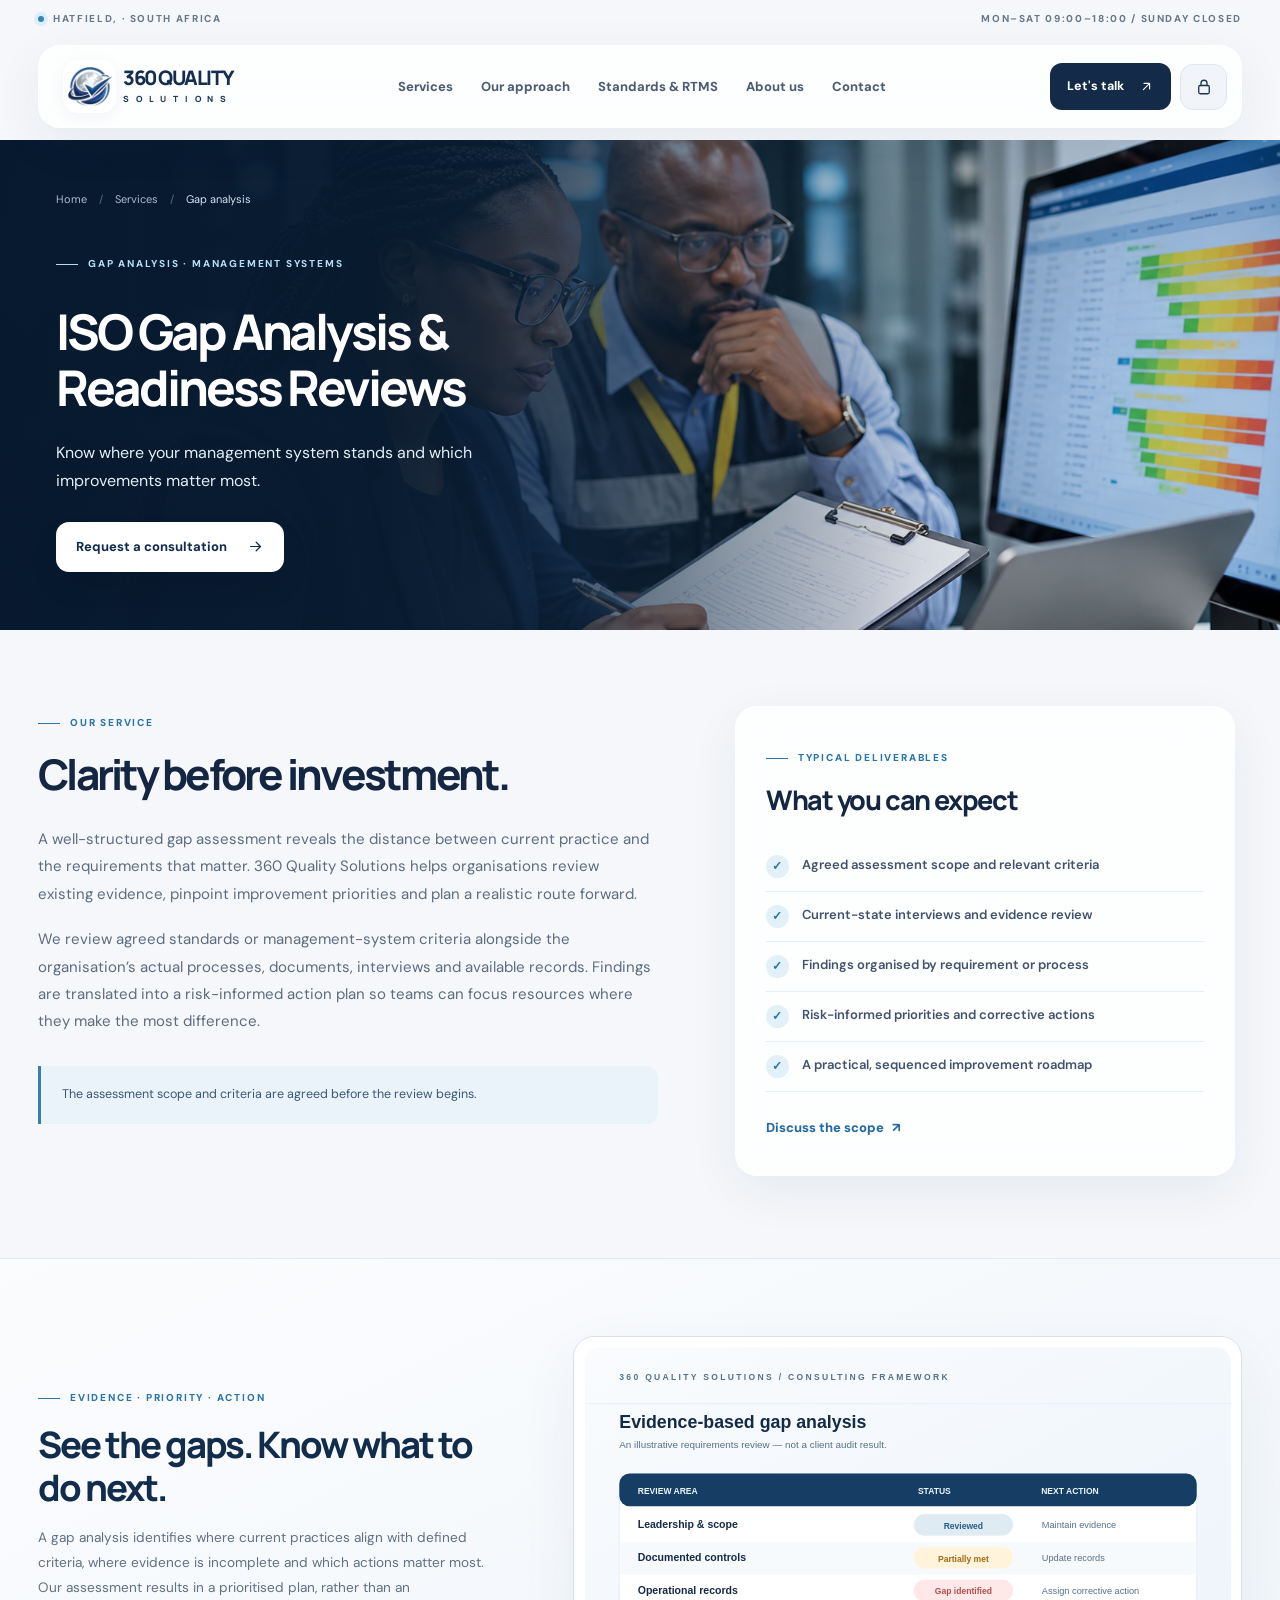
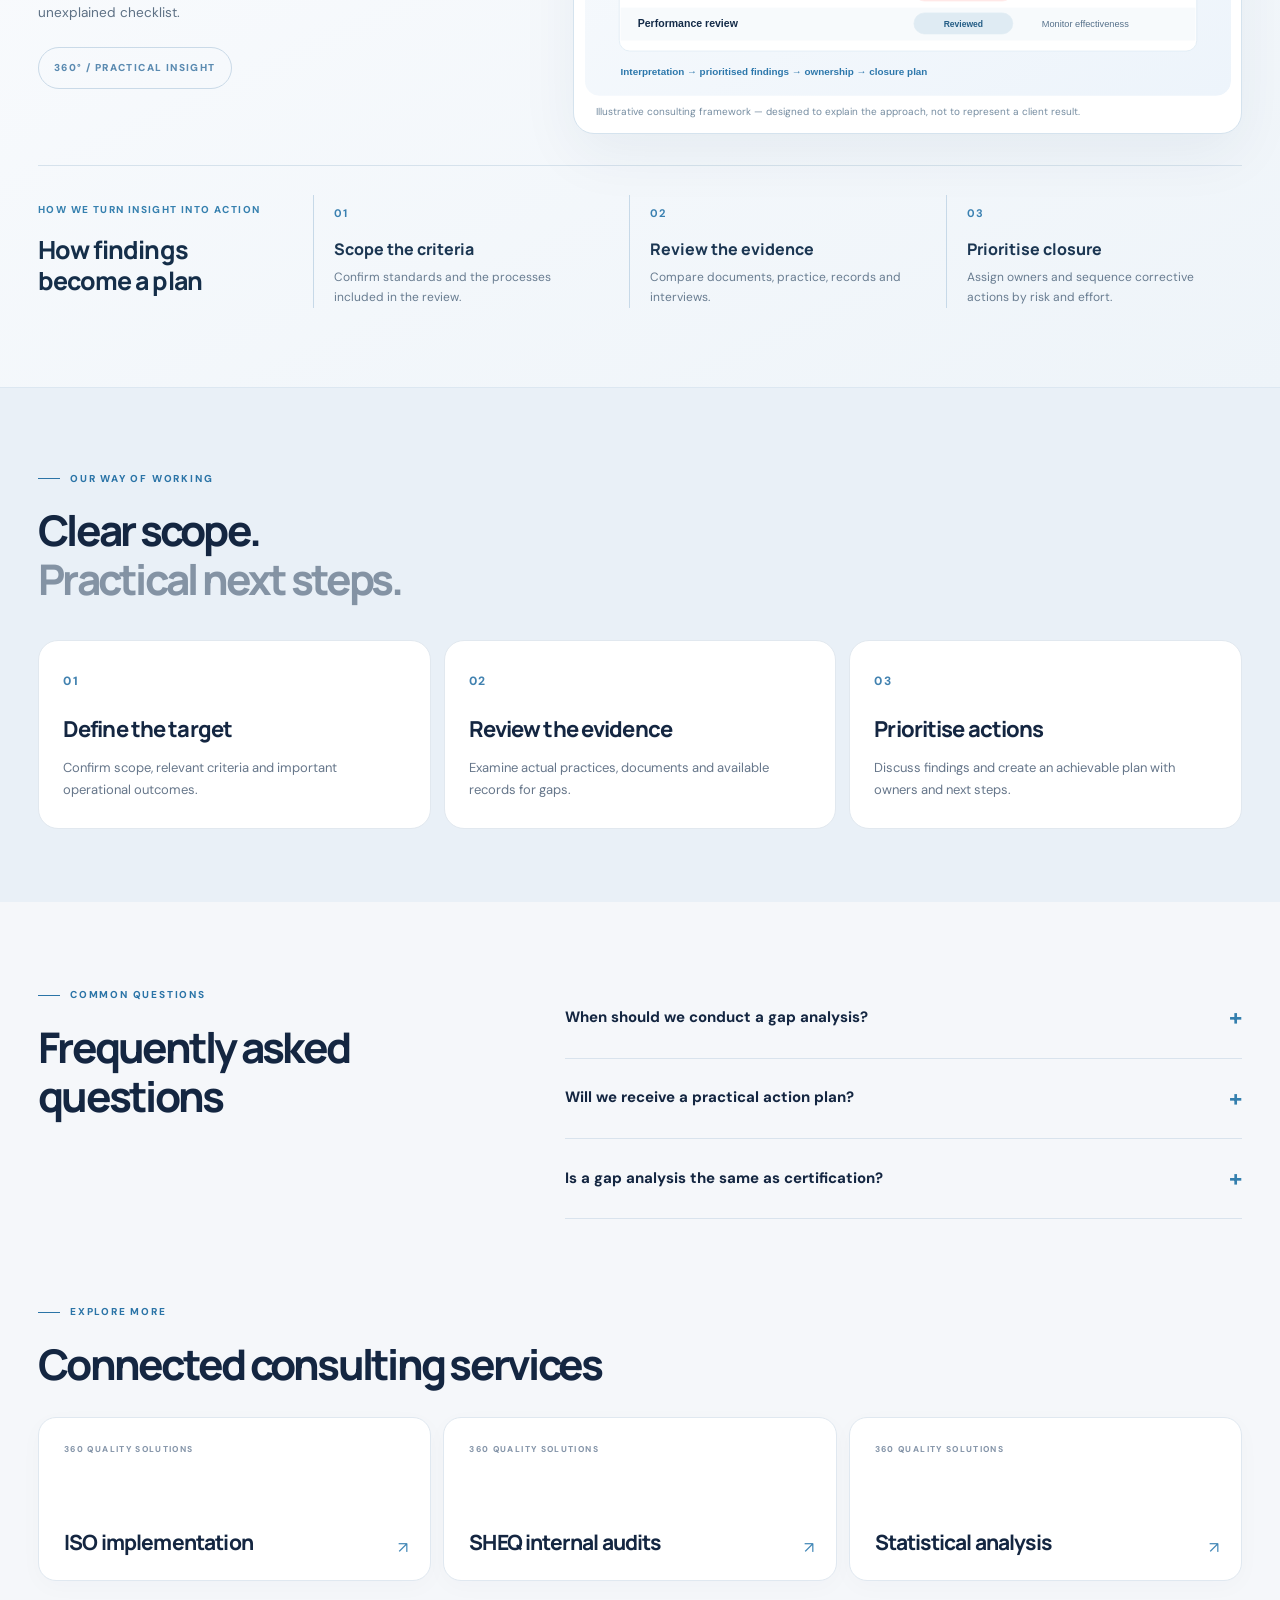
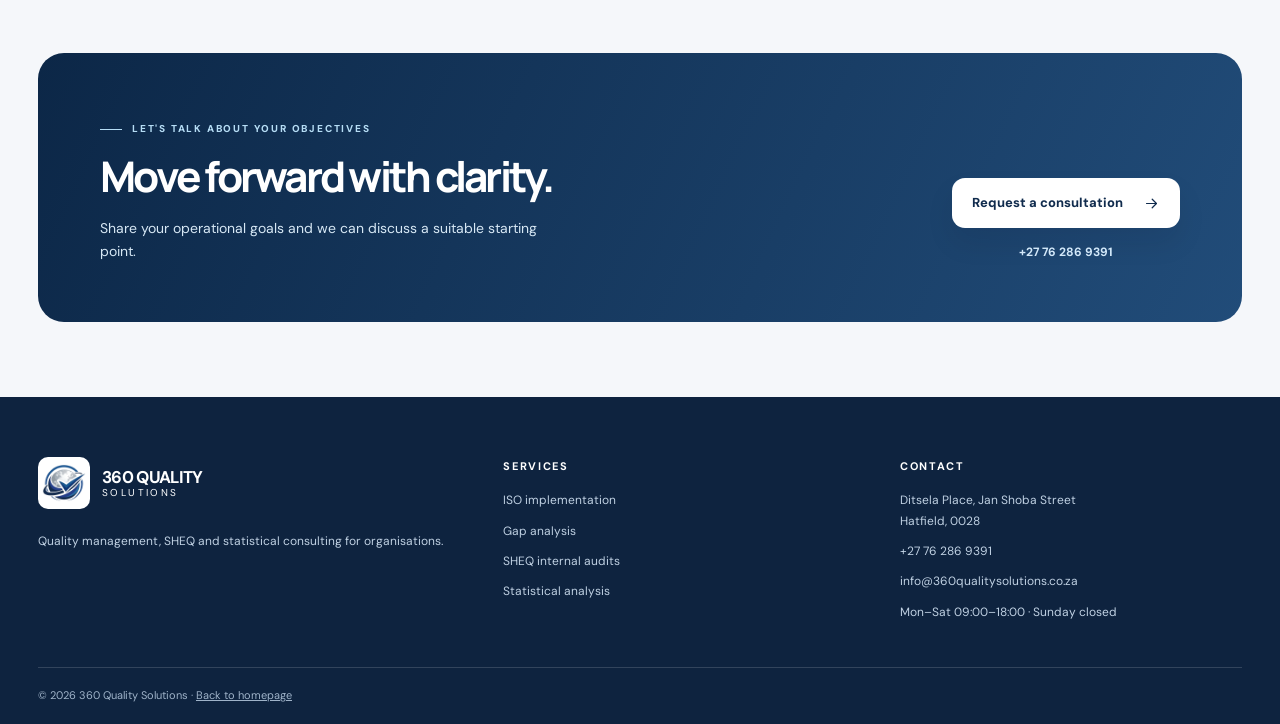
<file: services/iso-gap-analysis/index.html>
<!DOCTYPE html>

<html lang="en-ZA">
<head>
<link href="/favicon.ico" rel="icon" sizes="any"/><link href="/favicon-48.png" rel="icon" sizes="48x48" type="image/png"/><link href="/assets/images/favicon-192.png" rel="icon" sizes="192x192" type="image/png"/><link href="/apple-touch-icon.png" rel="apple-touch-icon" sizes="180x180"/><meta charset="utf-8"/>
<meta content="width=device-width, initial-scale=1" name="viewport"/>
<meta content="#eef3f8" name="theme-color"/>
<meta content="index,follow" name="robots"/>
<meta content="Identify management-system gaps against ISO or applicable SHEQ requirements. Receive a documented readiness review, prioritised findings and a practical action plan." name="description"/>
<meta content="website" property="og:type"/>
<meta content="360 Quality Solutions" property="og:site_name"/>
<meta content="en_ZA" property="og:locale"/>
<meta content="ISO Gap Analysis &amp; Readiness Assessments | 360 Quality Solutions" property="og:title"/>
<meta content="Identify management-system gaps against ISO or applicable SHEQ requirements. Receive a documented readiness review, prioritised findings and a practical action plan." property="og:description"/>
<meta content="https://360qualitysolutions.co.za/assets/images/iso-gap-analysis.webp" property="og:image"/>
<meta content="ISO readiness assessment with evidence checklist and compliance matrix" property="og:image:alt"/>
<meta content="summary_large_image" name="twitter:card"/>
<title>ISO Gap Analysis &amp; Readiness Assessments | 360 Quality Solutions</title>
<link href="https://fonts.googleapis.com" rel="preconnect"/>
<link crossorigin="" href="https://fonts.gstatic.com" rel="preconnect"/>
<link href="https://fonts.googleapis.com/css2?family=DM+Sans:wght@400;450;500;550;600;650;700;750&amp;family=Manrope:wght@400;500;600;650;700;750;800&amp;display=swap" rel="stylesheet"/>
<link href="../../assets/css/styles.css" rel="stylesheet"/>
<link href="../../assets/css/services.css" rel="stylesheet"/>
<script defer="" src="../../assets/js/main.js"></script>
<script type="application/ld+json">{
  "@context": "https://schema.org",
  "@graph": [
    {
      "@context": "https://schema.org",
      "@type": "Service",
      "name": "ISO Gap Analysis & Readiness Reviews",
      "serviceType": "Gap Analysis",
      "description": "Identify management-system gaps against ISO or applicable SHEQ requirements. Receive a documented readiness review, prioritised findings and a practical action plan.",
      "areaServed": {
        "@type": "Country",
        "name": "South Africa"
      },
      "provider": {
        "@id": "https://360qualitysolutions.co.za/#business"
      },
      "@id": "https://360qualitysolutions.co.za/services/iso-gap-analysis/#service",
      "url": "https://360qualitysolutions.co.za/services/iso-gap-analysis/",
      "image": "https://360qualitysolutions.co.za/assets/images/iso-gap-analysis.webp",
      "availableChannel": {
        "@type": "ServiceChannel",
        "serviceUrl": "https://360qualitysolutions.co.za/services/iso-gap-analysis/",
        "servicePhone": {
          "@type": "ContactPoint",
          "telephone": "+27 76 286 9391",
          "contactType": "sales",
          "email": "info@360qualitysolutions.co.za"
        }
      }
    },
    {
      "@type": "BreadcrumbList",
      "@id": "https://360qualitysolutions.co.za/services/iso-gap-analysis/#breadcrumb",
      "itemListElement": [
        {
          "@type": "ListItem",
          "position": 1,
          "name": "Home",
          "item": "https://360qualitysolutions.co.za/"
        },
        {
          "@type": "ListItem",
          "position": 2,
          "name": "Services",
          "item": "https://360qualitysolutions.co.za/#services"
        },
        {
          "@type": "ListItem",
          "position": 3,
          "name": "ISO gap analysis",
          "item": "https://360qualitysolutions.co.za/services/iso-gap-analysis/"
        }
      ]
    },
    {
      "@type": "WebPage",
      "@id": "https://360qualitysolutions.co.za/services/iso-gap-analysis/#webpage",
      "url": "https://360qualitysolutions.co.za/services/iso-gap-analysis/",
      "name": "ISO Gap Analysis & Readiness Assessments | 360 Quality Solutions",
      "inLanguage": "en-ZA",
      "breadcrumb": {
        "@id": "https://360qualitysolutions.co.za/services/iso-gap-analysis/#breadcrumb"
      },
      "about": {
        "@id": "https://360qualitysolutions.co.za/services/iso-gap-analysis/#service"
      },
      "description": "Identify management-system gaps against ISO or applicable SHEQ requirements. Receive a documented readiness review, prioritised findings and a practical action plan."
    }
  ]
}</script>
<link href="https://360qualitysolutions.co.za/services/iso-gap-analysis/" rel="canonical"/><meta content="https://360qualitysolutions.co.za/services/iso-gap-analysis/" property="og:url"/><meta content="https://360qualitysolutions.co.za/assets/images/iso-gap-analysis.webp" name="twitter:image"/><link as="image" href="../../assets/images/iso-gap-analysis.webp" rel="preload"/><link href="/site.webmanifest" rel="manifest"/><script>/* Keep folder routes clean even when index.html is entered directly. */
if (location.protocol !== 'file:' && location.pathname.endsWith('/index.html')) { history.replaceState(null, '', location.pathname.replace(/index\.html$/, '') + location.search + location.hash); }
</script>
<script defer="" src="../../assets/js/offline-links.js"></script>
</head>
<body>
<svg aria-hidden="true" class="icon-sprite" xmlns="http://www.w3.org/2000/svg"><symbol id="i-lock" viewbox="0 0 24 24"><rect height="11" rx="2" width="14" x="5" y="10"></rect><path d="M8 10V7a4 4 0 0 1 8 0v3"></path></symbol><symbol id="i-menu" viewbox="0 0 24 24"><path d="M4 7h16M4 12h16M4 17h16"></path></symbol><symbol id="i-close" viewbox="0 0 24 24"><path d="m5 5 14 14M19 5 5 19"></path></symbol><symbol id="i-external" viewbox="0 0 24 24"><path d="M7 17 17 7M8 7h9v9"></path></symbol><symbol id="i-arrow" viewbox="0 0 24 24"><path d="M5 12h14m-6-6 6 6-6 6"></path></symbol></svg>
<a class="skip-link" href="#service-main">Skip to main content</a>
<div class="utility-bar"><div class="container utility-inner"><span><span class="live-dot"></span> HATFIELD, · SOUTH AFRICA</span><span class="utility-right">MON–SAT 09:00–18:00 / SUNDAY CLOSED</span></div></div>
<header class="site-header"><div class="container header-shell glass">
<a aria-label="360 Quality Solutions homepage" class="brand" href="../../"><span class="brand-emblem"><img alt="" height="42" src="../../assets/images/brand-symbol.png" width="48"/></span><span class="brand-text"><strong>360 <span>QUALITY</span></strong><small>S O L U T I O N S</small></span></a>
<nav aria-label="Main navigation" class="primary-nav" id="site-nav"><a class="nav-link" href="../../#services">Services</a><a class="nav-link" href="../../#approach">Our approach</a><a class="nav-link" href="../iso-implementation/">Standards &amp; RTMS</a><a class="nav-link" href="../../#about">About us</a><a class="nav-link" href="../../#contact">Contact</a></nav>
<div class="header-actions"><a class="nav-cta" href="../../#contact">Let's talk <svg class="icon"><use href="#i-external"></use></svg></a><a aria-label="Open admin workspace" class="admin-icon" href="../../admin/index.html"><svg class="icon"><use href="#i-lock"></use></svg></a><button aria-controls="site-nav" aria-expanded="false" aria-label="Open menu" class="mobile-menu" id="menu-toggle" type="button"><svg class="icon menu-open"><use href="#i-menu"></use></svg><svg class="icon menu-x"><use href="#i-close"></use></svg></button></div>
</div></header>
<main id="service-main">
<section aria-labelledby="service-title" class="service-page-hero"><div class="service-page-image"><img alt="Consultant reviewing requirement checklists and audit evidence alongside a colleague and colourful assessment matrix" decoding="async" fetchpriority="high" height="800" loading="eager" src="../../assets/images/iso-gap-analysis.webp" width="1440"/></div><div class="service-page-vignette"></div><div class="container service-page-hero-inner"><div class="service-page-copy"><nav aria-label="Breadcrumb" class="service-breadcrumbs"><a href="../../">Home</a><span aria-hidden="true">/</span><a href="../../#services">Services</a><span aria-hidden="true">/</span><span>Gap analysis</span></nav><p class="service-eyebrow">GAP ANALYSIS · MANAGEMENT SYSTEMS</p><h1 id="service-title">ISO Gap Analysis &amp; Readiness Reviews</h1><p class="service-lead">Know where your management system stands and which improvements matter most.</p><a class="button button-white" href="../../#contact">Request a consultation <svg class="icon"><use href="#i-arrow"></use></svg></a></div></div></section>
<section class="service-overview container"><div class="service-overview-intro"><span class="service-section-label">OUR SERVICE</span><h2>Clarity before investment.</h2><p>A well-structured gap assessment reveals the distance between current practice and the requirements that matter. 360 Quality Solutions helps organisations review existing evidence, pinpoint improvement priorities and plan a realistic route forward.</p><p>We review agreed standards or management-system criteria alongside the organisation’s actual processes, documents, interviews and available records. Findings are translated into a risk-informed action plan so teams can focus resources where they make the most difference.</p><div class="service-note">The assessment scope and criteria are agreed before the review begins.</div></div><aside class="service-deliverables glass"><span class="service-section-label">TYPICAL DELIVERABLES</span><h2>What you can expect</h2><ul><li><span aria-hidden="true">✓</span>Agreed assessment scope and relevant criteria</li><li><span aria-hidden="true">✓</span>Current-state interviews and evidence review</li><li><span aria-hidden="true">✓</span>Findings organised by requirement or process</li><li><span aria-hidden="true">✓</span>Risk-informed priorities and corrective actions</li><li><span aria-hidden="true">✓</span>A practical, sequenced improvement roadmap</li></ul><a class="service-text-link" href="mailto:info@360qualitysolutions.co.za?subject=Gap%20Analysis%20enquiry">Discuss the scope <span aria-hidden="true">↗</span></a></aside></section><section aria-labelledby="iso-gap-analysis-insight-heading" class="service-insight-wrap"><div class="container service-insight-inner">
<div class="service-insight-feature"><div class="service-insight-title"><div><span class="service-section-label">EVIDENCE · PRIORITY · ACTION</span><h2 id="iso-gap-analysis-insight-heading">See the gaps. Know what to do next.</h2><p>A gap analysis identifies where current practices align with defined criteria, where evidence is incomplete and which actions matter most. Our assessment results in a prioritised plan, rather than an unexplained checklist.</p></div><span aria-hidden="true" class="service-insight-counter">360° / PRACTICAL INSIGHT</span></div><figure class="service-insight-figure"><img alt="Illustrative gap assessment matrix connecting requirements to evidence status and prioritised actions" decoding="async" height="530" loading="lazy" src="../../assets/images/iso-gap-analysis-diagram.svg" width="980"/><figcaption>Illustrative consulting framework — designed to explain the approach, not to represent a client result.</figcaption></figure></div>

<div class="service-insight-bottom"><div class="service-insight-bottom-head"><span>HOW WE TURN INSIGHT INTO ACTION</span><h3>How findings become a plan</h3></div><div class="service-insight-points"><article><b>01</b><h4>Scope the criteria</h4><p>Confirm standards and the processes included in the review.</p></article><article><b>02</b><h4>Review the evidence</h4><p>Compare documents, practice, records and interviews.</p></article><article><b>03</b><h4>Prioritise closure</h4><p>Assign owners and sequence corrective actions by risk and effort.</p></article></div></div></div></section>
<section class="service-process"><div class="container"><div class="service-process-title"><span class="service-section-label">OUR WAY OF WORKING</span><h2>Clear scope.<br/><span class="text-muted">Practical next steps.</span></h2></div><div class="service-steps"><article class="service-step"><span>01</span><h3>Define the target</h3><p>Confirm scope, relevant criteria and important operational outcomes.</p></article><article class="service-step"><span>02</span><h3>Review the evidence</h3><p>Examine actual practices, documents and available records for gaps.</p></article><article class="service-step"><span>03</span><h3>Prioritise actions</h3><p>Discuss findings and create an achievable plan with owners and next steps.</p></article></div></div></section>
<section class="container service-faq"><div class="service-faq-title"><span class="service-section-label">COMMON QUESTIONS</span><h2>Frequently asked questions</h2></div><div class="service-faq-items"><details><summary>When should we conduct a gap analysis?<span aria-hidden="true">+</span></summary><p>A gap analysis is useful before implementation, before an external audit, or when your organisation wants to understand why its controls are underperforming.</p></details><details><summary>Will we receive a practical action plan?<span aria-hidden="true">+</span></summary><p>That is the intended output: a prioritised record of findings and recommended next steps, based on the agreed scope.</p></details><details><summary>Is a gap analysis the same as certification?<span aria-hidden="true">+</span></summary><p>No. A gap analysis is an advisory assessment. Certification decisions are made by an independent certification body.</p></details></div></section>
<section class="service-related container"><div><span class="service-section-label">EXPLORE MORE</span><h2>Connected consulting services</h2></div><div class="service-related-grid"><a class="related-card" href="../iso-implementation/"><small>360 QUALITY SOLUTIONS</small><b>ISO implementation</b><span aria-hidden="true">↗</span></a><a class="related-card" href="../sheq-internal-audits/"><small>360 QUALITY SOLUTIONS</small><b>SHEQ internal audits</b><span aria-hidden="true">↗</span></a><a class="related-card" href="../statistical-analysis/"><small>360 QUALITY SOLUTIONS</small><b>Statistical analysis</b><span aria-hidden="true">↗</span></a></div></section>
<section class="service-cta-wrap container"><div class="service-cta"><div><span class="service-section-label">LET'S TALK ABOUT YOUR OBJECTIVES</span><h2>Move forward with clarity.</h2><p>Share your operational goals and we can discuss a suitable starting point.</p></div><div class="service-cta-actions"><a class="button button-white" href="../../#contact">Request a consultation <svg class="icon"><use href="#i-arrow"></use></svg></a><a href="tel:+27762869391">+27 76 286 9391</a></div></div></section>
</main>
<footer class="service-footer"><div class="container service-footer-main"><div><a class="service-footer-brand" href="../../"><img alt="" height="48" src="../../assets/images/brand-symbol.png" width="56"/><span><strong>360 QUALITY</strong><small>SOLUTIONS</small></span></a><p>Quality management, SHEQ and statistical consulting for organisations.</p></div><div><b>Services</b><a href="../iso-implementation/">ISO implementation</a><a href="../iso-gap-analysis/">Gap analysis</a><a href="../sheq-internal-audits/">SHEQ internal audits</a><a href="../statistical-analysis/">Statistical analysis</a></div><div><b>Contact</b><span>Ditsela Place, Jan Shoba Street<br/>Hatfield, 0028</span><a href="tel:+27762869391">+27 76 286 9391</a><a href="mailto:info@360qualitysolutions.co.za">info@360qualitysolutions.co.za</a><span>Mon–Sat 09:00–18:00 · Sunday closed</span></div></div><div class="container service-footer-bottom">© 2026 360 Quality Solutions · <a href="../../">Back to homepage</a></div></footer>
</body>
</html>
</file>
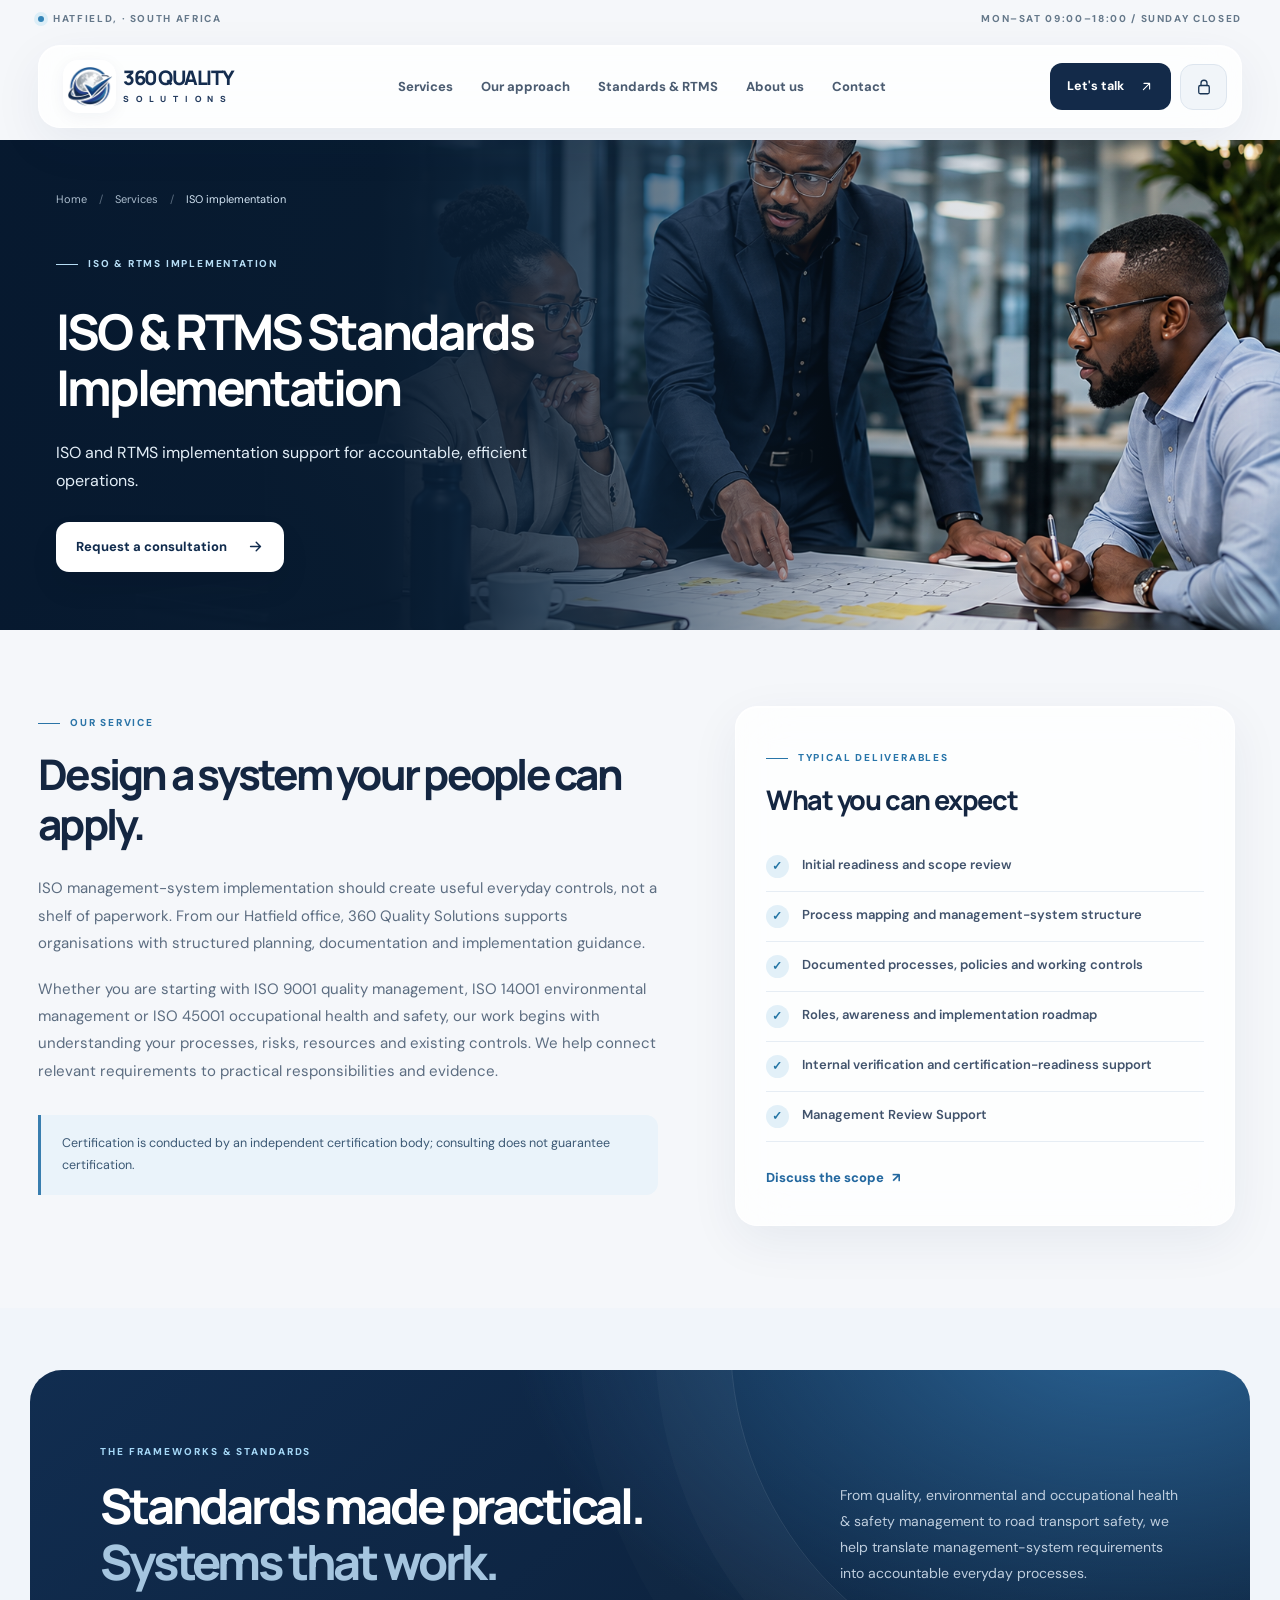
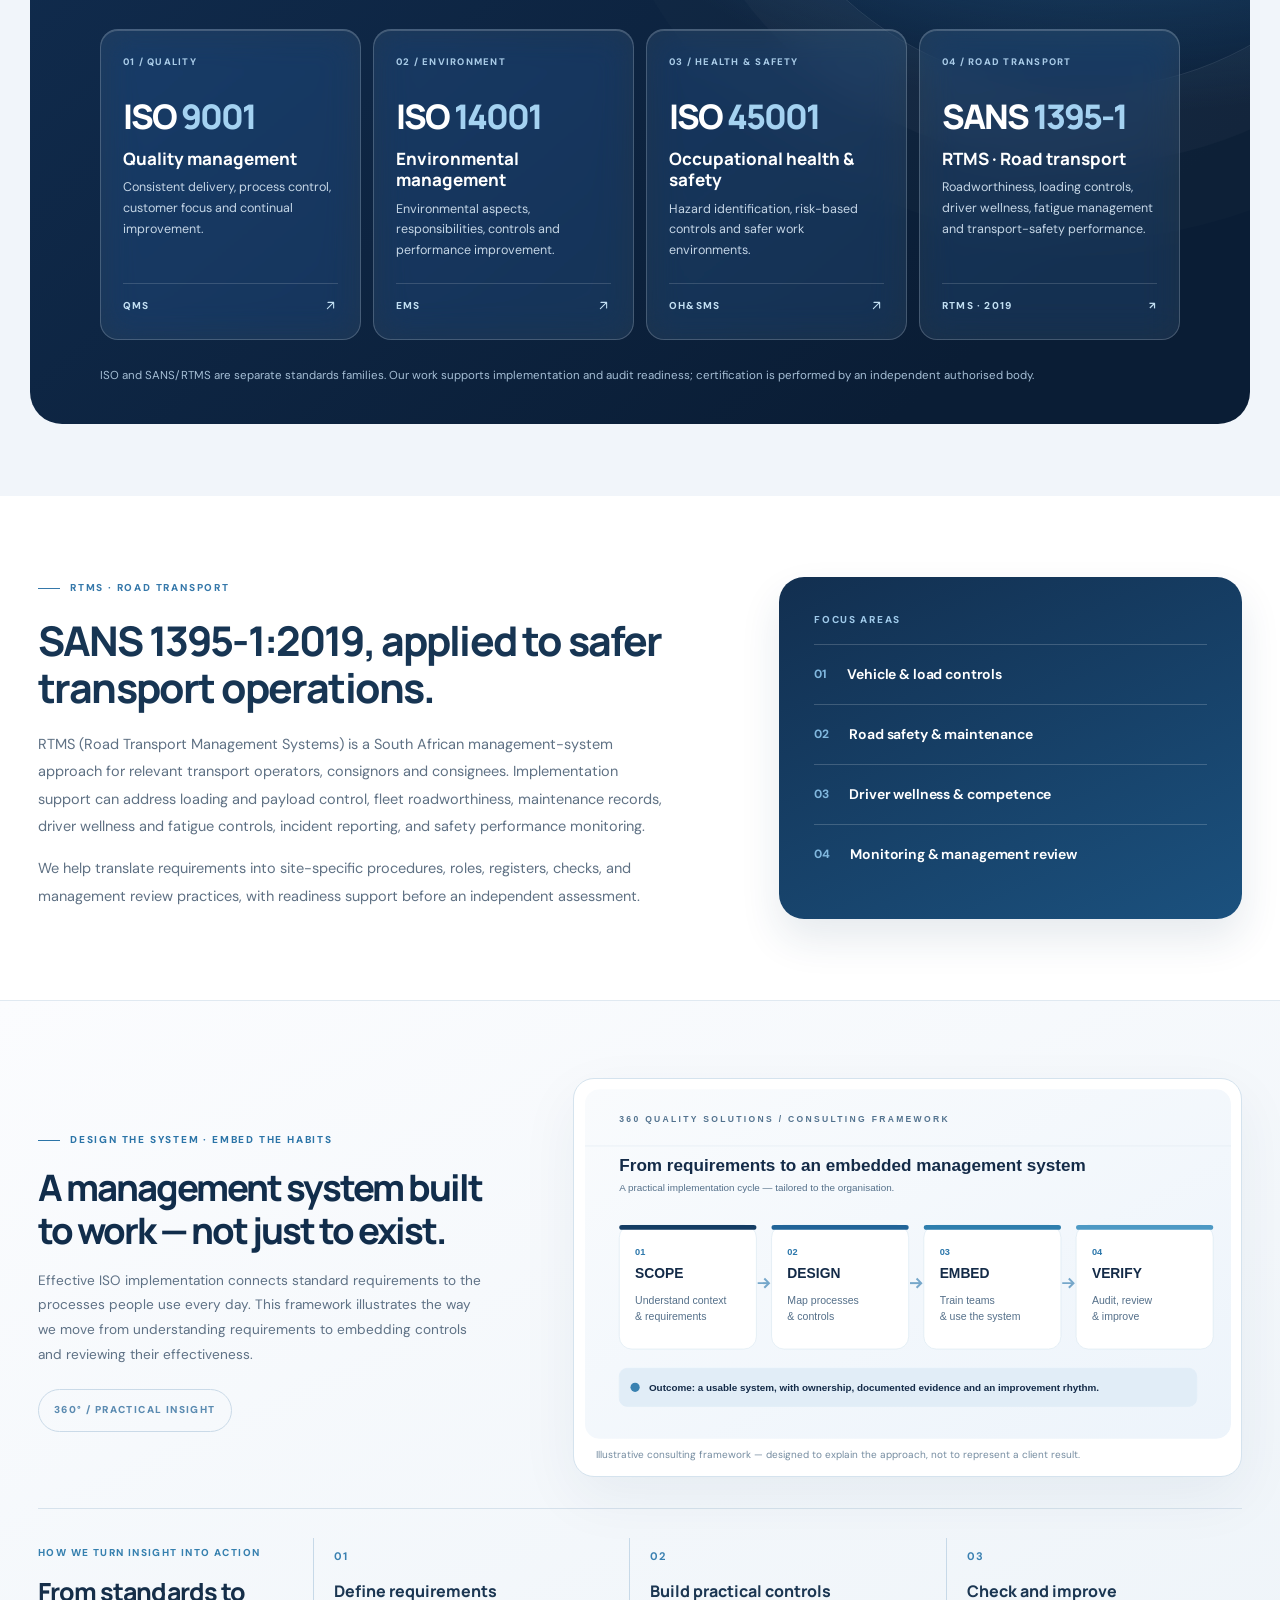
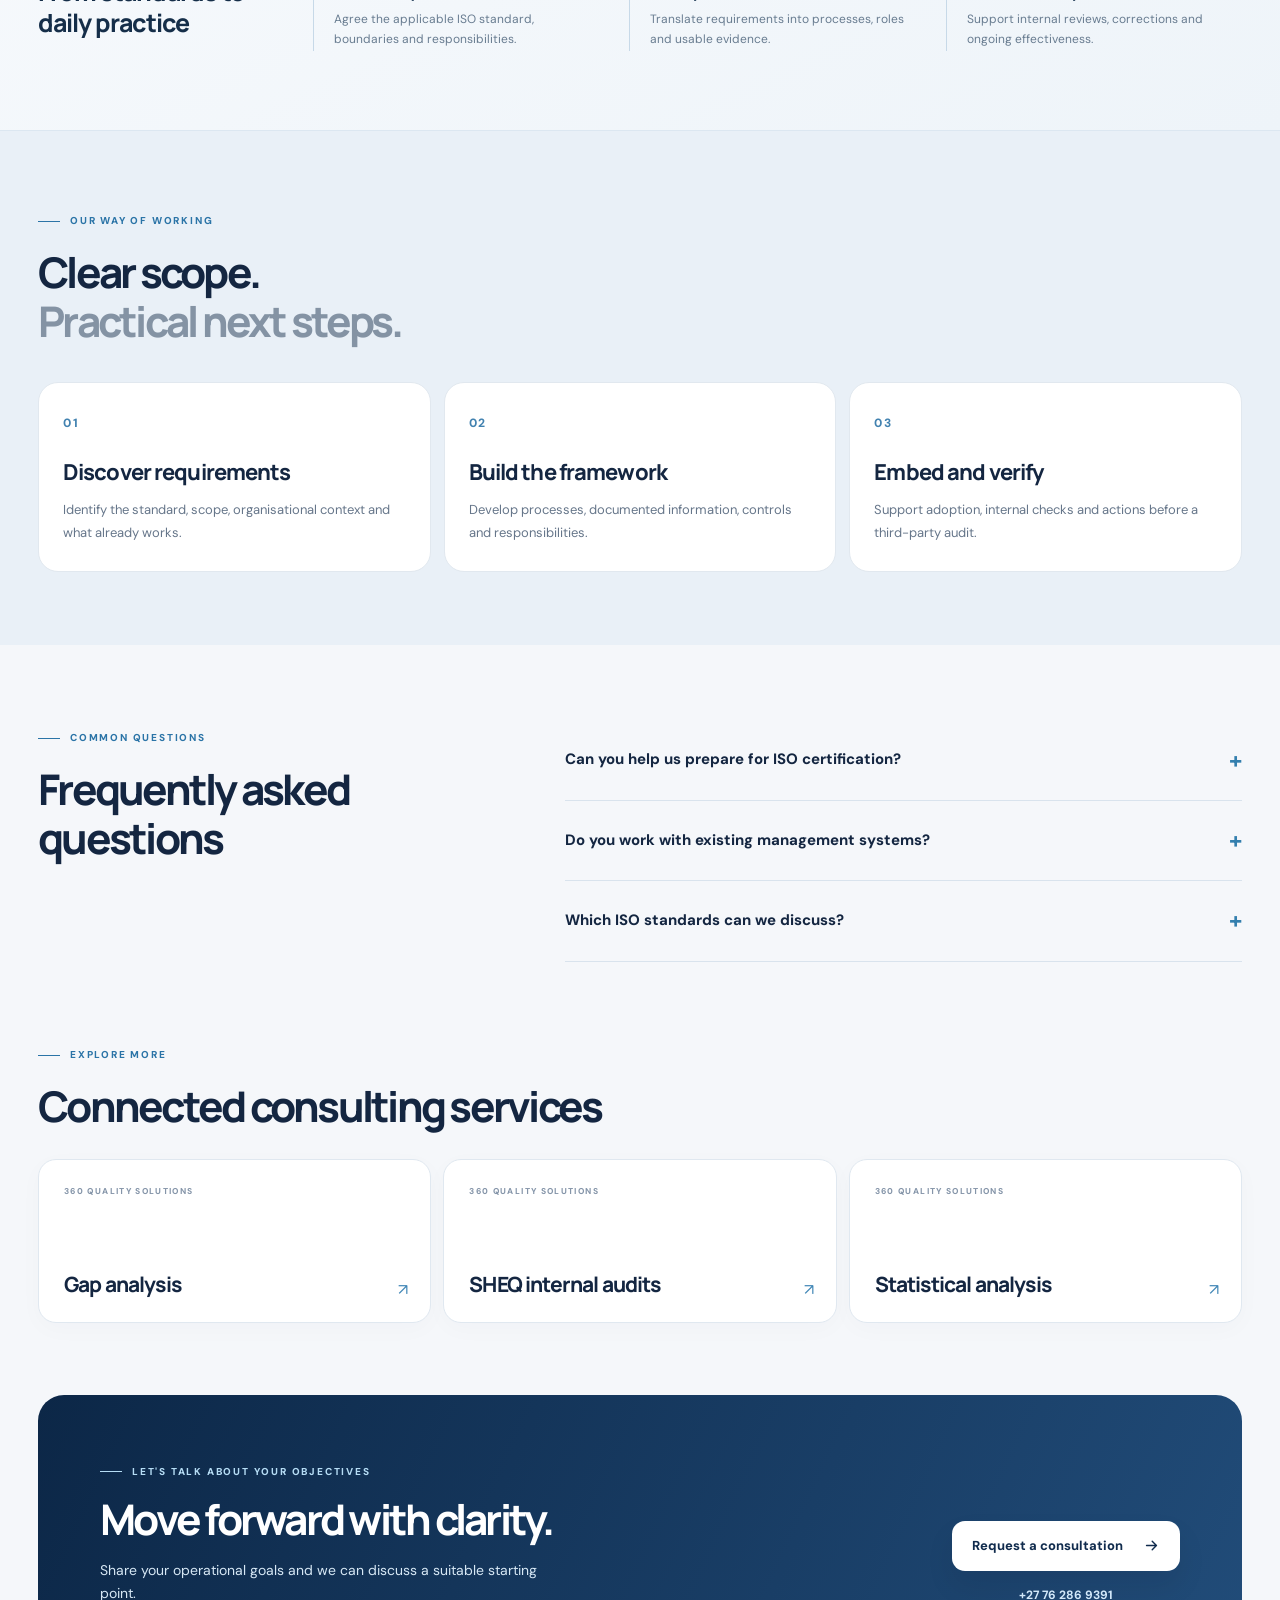
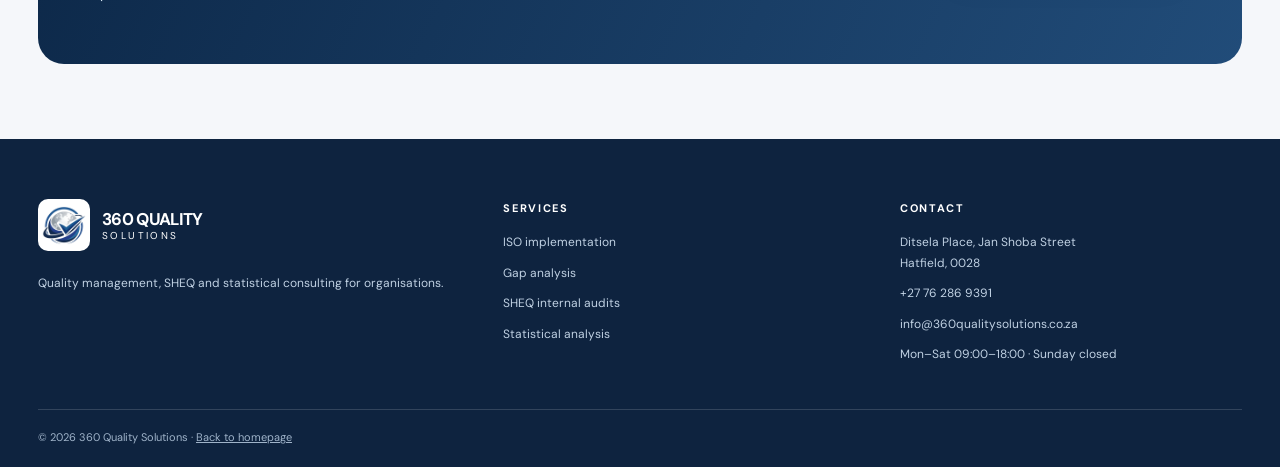
<file: services/iso-implementation/index.html>
<!DOCTYPE html>

<html lang="en-ZA">
<head>
<link href="/favicon.ico" rel="icon" sizes="any"/><link href="/favicon-48.png" rel="icon" sizes="48x48" type="image/png"/><link href="/assets/images/favicon-192.png" rel="icon" sizes="192x192" type="image/png"/><link href="/apple-touch-icon.png" rel="apple-touch-icon" sizes="180x180"/><meta charset="utf-8"/>
<meta content="width=device-width, initial-scale=1" name="viewport"/>
<meta content="#eef3f8" name="theme-color"/>
<meta content="index,follow" name="robots"/>
<meta content="Expert ISO 9001, ISO 14001, ISO 45001 and RTMS SANS 1395-1:2019 implementation support. Practical systems, documentation and management review readiness." name="description"/>
<meta content="website" property="og:type"/>
<meta content="360 Quality Solutions" property="og:site_name"/>
<meta content="en_ZA" property="og:locale"/>
<meta content="ISO &amp; RTMS Standards Implementation | 360 Quality Solutions" property="og:title"/>
<meta content="Expert ISO 9001, ISO 14001, ISO 45001 and RTMS SANS 1395-1:2019 implementation support. Practical systems, documentation and management review readiness." property="og:description"/>
<meta content="https://360qualitysolutions.co.za/assets/images/iso-implementation.webp" property="og:image"/>
<meta content="Consultants mapping ISO management system processes in a modern office" property="og:image:alt"/>
<meta content="summary_large_image" name="twitter:card"/>
<title>ISO &amp; RTMS Standards Implementation | 360 Quality Solutions</title>
<link href="https://fonts.googleapis.com" rel="preconnect"/>
<link crossorigin="" href="https://fonts.gstatic.com" rel="preconnect"/>
<link href="https://fonts.googleapis.com/css2?family=DM+Sans:wght@400;450;500;550;600;650;700;750&amp;family=Manrope:wght@400;500;600;650;700;750;800&amp;display=swap" rel="stylesheet"/>
<link href="../../assets/css/styles.css" rel="stylesheet"/>
<link href="../../assets/css/services.css" rel="stylesheet"/>
<script defer="" src="../../assets/js/main.js"></script>
<script type="application/ld+json">{
  "@context": "https://schema.org",
  "@graph": [
    {
      "@context": "https://schema.org",
      "@type": "Service",
      "name": "ISO & RTMS Standards Implementation",
      "serviceType": "ISO Standards Implementation",
      "description": "Expert ISO 9001, ISO 14001, ISO 45001 and RTMS SANS 1395-1:2019 implementation support. Practical systems, documentation and management review readiness.",
      "areaServed": {
        "@type": "Country",
        "name": "South Africa"
      },
      "provider": {
        "@id": "https://360qualitysolutions.co.za/#business"
      },
      "@id": "https://360qualitysolutions.co.za/services/iso-implementation/#service",
      "url": "https://360qualitysolutions.co.za/services/iso-implementation/",
      "image": "https://360qualitysolutions.co.za/assets/images/iso-implementation.webp",
      "availableChannel": {
        "@type": "ServiceChannel",
        "serviceUrl": "https://360qualitysolutions.co.za/services/iso-implementation/",
        "servicePhone": {
          "@type": "ContactPoint",
          "telephone": "+27 76 286 9391",
          "contactType": "sales",
          "email": "info@360qualitysolutions.co.za"
        }
      }
    },
    {
      "@type": "BreadcrumbList",
      "@id": "https://360qualitysolutions.co.za/services/iso-implementation/#breadcrumb",
      "itemListElement": [
        {
          "@type": "ListItem",
          "position": 1,
          "name": "Home",
          "item": "https://360qualitysolutions.co.za/"
        },
        {
          "@type": "ListItem",
          "position": 2,
          "name": "Services",
          "item": "https://360qualitysolutions.co.za/#services"
        },
        {
          "@type": "ListItem",
          "position": 3,
          "name": "ISO standards implementation",
          "item": "https://360qualitysolutions.co.za/services/iso-implementation/"
        }
      ]
    },
    {
      "@type": "WebPage",
      "@id": "https://360qualitysolutions.co.za/services/iso-implementation/#webpage",
      "url": "https://360qualitysolutions.co.za/services/iso-implementation/",
      "name": "ISO & RTMS Standards Implementation | 360 Quality Solutions",
      "inLanguage": "en-ZA",
      "breadcrumb": {
        "@id": "https://360qualitysolutions.co.za/services/iso-implementation/#breadcrumb"
      },
      "about": {
        "@id": "https://360qualitysolutions.co.za/services/iso-implementation/#service"
      },
      "description": "Expert ISO 9001, ISO 14001, ISO 45001 and RTMS SANS 1395-1:2019 implementation support. Practical systems, documentation and management review readiness."
    }
  ]
}</script>
<link href="https://360qualitysolutions.co.za/services/iso-implementation/" rel="canonical"/><meta content="https://360qualitysolutions.co.za/services/iso-implementation/" property="og:url"/><meta content="https://360qualitysolutions.co.za/assets/images/iso-implementation.webp" name="twitter:image"/><link as="image" href="../../assets/images/iso-implementation.webp" rel="preload"/><link href="/site.webmanifest" rel="manifest"/><script>/* Keep folder routes clean even when index.html is entered directly. */
if (location.protocol !== 'file:' && location.pathname.endsWith('/index.html')) { history.replaceState(null, '', location.pathname.replace(/index\.html$/, '') + location.search + location.hash); }
</script>
<script defer="" src="../../assets/js/offline-links.js"></script>
</head>
<body><svg aria-hidden="true" style="position:absolute;width:0;height:0;overflow:hidden" xmlns="http://www.w3.org/2000/svg"><symbol id="i-check" viewbox="0 0 24 24"><path d="m5 12 4.5 4.5L19 7" fill="none" stroke="currentColor" stroke-width="2"></path></symbol><symbol id="i-arrow" viewbox="0 0 24 24"><path d="M5 12h14m-6-6 6 6-6 6" fill="none" stroke="currentColor" stroke-width="2"></path></symbol><symbol id="i-chart" viewbox="0 0 24 24"><path d="M4 19V5m0 14h16M7 15l4-4 3 2 5-6" fill="none" stroke="currentColor" stroke-width="2"></path></symbol></svg>
<svg aria-hidden="true" class="icon-sprite" xmlns="http://www.w3.org/2000/svg"><symbol id="i-lock" viewbox="0 0 24 24"><rect height="11" rx="2" width="14" x="5" y="10"></rect><path d="M8 10V7a4 4 0 0 1 8 0v3"></path></symbol><symbol id="i-menu" viewbox="0 0 24 24"><path d="M4 7h16M4 12h16M4 17h16"></path></symbol><symbol id="i-close" viewbox="0 0 24 24"><path d="m5 5 14 14M19 5 5 19"></path></symbol><symbol id="i-external" viewbox="0 0 24 24"><path d="M7 17 17 7M8 7h9v9"></path></symbol><symbol id="i-arrow" viewbox="0 0 24 24"><path d="M5 12h14m-6-6 6 6-6 6"></path></symbol></svg>
<a class="skip-link" href="#service-main">Skip to main content</a>
<div class="utility-bar"><div class="container utility-inner"><span><span class="live-dot"></span> HATFIELD, · SOUTH AFRICA</span><span class="utility-right">MON–SAT 09:00–18:00 / SUNDAY CLOSED</span></div></div>
<header class="site-header"><div class="container header-shell glass">
<a aria-label="360 Quality Solutions homepage" class="brand" href="../../"><span class="brand-emblem"><img alt="" height="42" src="../../assets/images/brand-symbol.png" width="48"/></span><span class="brand-text"><strong>360 <span>QUALITY</span></strong><small>S O L U T I O N S</small></span></a>
<nav aria-label="Main navigation" class="primary-nav" id="site-nav"><a class="nav-link" href="../../#services">Services</a><a class="nav-link" href="../../#approach">Our approach</a><a class="nav-link" href="../iso-implementation/">Standards &amp; RTMS</a><a class="nav-link" href="../../#about">About us</a><a class="nav-link" href="../../#contact">Contact</a></nav>
<div class="header-actions"><a class="nav-cta" href="../../#contact">Let's talk <svg class="icon"><use href="#i-external"></use></svg></a><a aria-label="Open admin workspace" class="admin-icon" href="../../admin/index.html"><svg class="icon"><use href="#i-lock"></use></svg></a><button aria-controls="site-nav" aria-expanded="false" aria-label="Open menu" class="mobile-menu" id="menu-toggle" type="button"><svg class="icon menu-open"><use href="#i-menu"></use></svg><svg class="icon menu-x"><use href="#i-close"></use></svg></button></div>
</div></header>
<main id="service-main">
<section aria-labelledby="service-title" class="service-page-hero"><div class="service-page-image"><img alt="Quality management consulting team collaboratively planning a process and management system at a table" decoding="async" fetchpriority="high" height="800" loading="eager" src="../../assets/images/iso-implementation.webp" width="1440"/></div><div class="service-page-vignette"></div><div class="container service-page-hero-inner"><div class="service-page-copy"><nav aria-label="Breadcrumb" class="service-breadcrumbs"><a href="../../">Home</a><span aria-hidden="true">/</span><a href="../../#services">Services</a><span aria-hidden="true">/</span><span>ISO implementation</span></nav><p class="service-eyebrow">ISO &amp; RTMS IMPLEMENTATION</p><h1 id="service-title">ISO &amp; RTMS Standards Implementation</h1><p class="service-lead">ISO and RTMS implementation support for accountable, efficient operations.</p><a class="button button-white" href="../../#contact">Request a consultation <svg class="icon"><use href="#i-arrow"></use></svg></a></div></div></section>
<section class="service-overview container"><div class="service-overview-intro"><span class="service-section-label">OUR SERVICE</span><h2>Design a system your people can apply.</h2><p>ISO management-system implementation should create useful everyday controls, not a shelf of paperwork. From our Hatfield office, 360 Quality Solutions supports organisations with structured planning, documentation and implementation guidance.</p><p>Whether you are starting with ISO 9001 quality management, ISO 14001 environmental management or ISO 45001 occupational health and safety, our work begins with understanding your processes, risks, resources and existing controls. We help connect relevant requirements to practical responsibilities and evidence.</p><div class="service-note">Certification is conducted by an independent certification body; consulting does not guarantee certification.</div></div><aside class="service-deliverables glass"><span class="service-section-label">TYPICAL DELIVERABLES</span><h2>What you can expect</h2><ul><li><span aria-hidden="true">✓</span>Initial readiness and scope review</li><li><span aria-hidden="true">✓</span>Process mapping and management-system structure</li><li><span aria-hidden="true">✓</span>Documented processes, policies and working controls</li><li><span aria-hidden="true">✓</span>Roles, awareness and implementation roadmap</li><li><span aria-hidden="true">✓</span>Internal verification and certification-readiness support</li><li><span aria-hidden="true">✓</span>Management Review Support</li></ul><a class="service-text-link" href="mailto:info@360qualitysolutions.co.za?subject=ISO%20Standards%20Implementation%20enquiry">Discuss the scope <span aria-hidden="true">↗</span></a></aside></section><section aria-labelledby="frameworks-title" class="section standards-section frameworks-on-service" id="frameworks">
<div class="container standards-shell">
<div class="standards-top"><div class=""><p class="section-kicker light-kicker">THE FRAMEWORKS &amp; STANDARDS</p><h2 id="frameworks-title">Standards made practical. <br/><span class="standards-soft">Systems that work.</span></h2></div><p class="">From quality, environmental and occupational health &amp; safety management to road transport safety, we help translate management-system requirements into accountable everyday processes.</p></div>
<div class="standards-cards">
<div class="standard-card glass-dark"><span class="standard-index">01 / QUALITY</span><strong>ISO <span>9001</span></strong><h3>Quality management</h3><p>Consistent delivery, process control, customer focus and continual improvement.</p><span class="standard-footer">QMS <svg class="icon"><use href="#i-external"></use></svg></span></div>
<div class="standard-card glass-dark"><span class="standard-index">02 / ENVIRONMENT</span><strong>ISO <span>14001</span></strong><h3>Environmental management</h3><p>Environmental aspects, responsibilities, controls and performance improvement.</p><span class="standard-footer">EMS <svg class="icon"><use href="#i-external"></use></svg></span></div>
<div class="standard-card glass-dark"><span class="standard-index">03 / HEALTH &amp; SAFETY</span><strong>ISO <span>45001</span></strong><h3>Occupational health &amp; safety</h3><p>Hazard identification, risk-based controls and safer work environments.</p><span class="standard-footer">OH&amp;SMS <svg class="icon"><use href="#i-external"></use></svg></span></div>
<div class="standard-card glass-dark">
<span class="standard-index">04 / ROAD TRANSPORT</span>
<strong>SANS <span>1395-1</span></strong>
<h3>RTMS · Road transport</h3>
<p>Roadworthiness, loading controls, driver wellness, fatigue management and transport-safety performance.</p>
<span class="standard-footer">RTMS · 2019 <span aria-hidden="true">↗</span></span>
</div></div>
<div class="standards-footnote">ISO and SANS/RTMS are separate standards families. Our work supports implementation and audit readiness; certification is performed by an independent authorised body.</div>
</div>
</section><section class="service-rtms-detail"><div class="container rtms-detail-grid"><div><span class="service-section-label">RTMS · ROAD TRANSPORT</span><h2>SANS 1395-1:2019, applied to safer transport operations.</h2><p>RTMS (Road Transport Management Systems) is a South African management-system approach for relevant transport operators, consignors and consignees. Implementation support can address loading and payload control, fleet roadworthiness, maintenance records, driver wellness and fatigue controls, incident reporting, and safety performance monitoring.</p><p>We help translate requirements into site-specific procedures, roles, registers, checks, and management review practices, with readiness support before an independent assessment.</p></div><div class="rtms-key-areas"><span>FOCUS AREAS</span><div><b>01</b><strong>Vehicle &amp; load controls</strong></div><div><b>02</b><strong>Road safety &amp; maintenance</strong></div><div><b>03</b><strong>Driver wellness &amp; competence</strong></div><div><b>04</b><strong>Monitoring &amp; management review</strong></div></div></div></section><section aria-labelledby="iso-implementation-insight-heading" class="service-insight-wrap"><div class="container service-insight-inner">
<div class="service-insight-feature"><div class="service-insight-title"><div><span class="service-section-label">DESIGN THE SYSTEM · EMBED THE HABITS</span><h2 id="iso-implementation-insight-heading">A management system built to work — not just to exist.</h2><p>Effective ISO implementation connects standard requirements to the processes people use every day. This framework illustrates the way we move from understanding requirements to embedding controls and reviewing their effectiveness.</p></div><span aria-hidden="true" class="service-insight-counter">360° / PRACTICAL INSIGHT</span></div><figure class="service-insight-figure"><img alt="A four-stage ISO management system implementation framework moving from scope to design, embedding and verification" decoding="async" height="530" loading="lazy" src="../../assets/images/iso-implementation-diagram.svg" width="980"/><figcaption>Illustrative consulting framework — designed to explain the approach, not to represent a client result.</figcaption></figure></div>

<div class="service-insight-bottom"><div class="service-insight-bottom-head"><span>HOW WE TURN INSIGHT INTO ACTION</span><h3>From standards to daily practice</h3></div><div class="service-insight-points"><article><b>01</b><h4>Define requirements</h4><p>Agree the applicable ISO standard, boundaries and responsibilities.</p></article><article><b>02</b><h4>Build practical controls</h4><p>Translate requirements into processes, roles and usable evidence.</p></article><article><b>03</b><h4>Check and improve</h4><p>Support internal reviews, corrections and ongoing effectiveness.</p></article></div></div></div></section>
<section class="service-process"><div class="container"><div class="service-process-title"><span class="service-section-label">OUR WAY OF WORKING</span><h2>Clear scope.<br/><span class="text-muted">Practical next steps.</span></h2></div><div class="service-steps"><article class="service-step"><span>01</span><h3>Discover requirements</h3><p>Identify the standard, scope, organisational context and what already works.</p></article><article class="service-step"><span>02</span><h3>Build the framework</h3><p>Develop processes, documented information, controls and responsibilities.</p></article><article class="service-step"><span>03</span><h3>Embed and verify</h3><p>Support adoption, internal checks and actions before a third-party audit.</p></article></div></div></section>
<section class="container service-faq"><div class="service-faq-title"><span class="service-section-label">COMMON QUESTIONS</span><h2>Frequently asked questions</h2></div><div class="service-faq-items"><details><summary>Can you help us prepare for ISO certification?<span aria-hidden="true">+</span></summary><p>Yes. We support implementation and readiness for applicable standards. Independent accredited certification bodies conduct certification audits and issue certificates.</p></details><details><summary>Do you work with existing management systems?<span aria-hidden="true">+</span></summary><p>Yes. We can review existing processes and documents, identify where updates are needed and help make controls more useful.</p></details><details><summary>Which ISO standards can we discuss?<span aria-hidden="true">+</span></summary><p>Typical starting points include ISO 9001, ISO 14001 and ISO 45001. The right scope is confirmed against your operational needs.</p></details></div></section>
<section class="service-related container"><div><span class="service-section-label">EXPLORE MORE</span><h2>Connected consulting services</h2></div><div class="service-related-grid"><a class="related-card" href="../iso-gap-analysis/"><small>360 QUALITY SOLUTIONS</small><b>Gap analysis</b><span aria-hidden="true">↗</span></a><a class="related-card" href="../sheq-internal-audits/"><small>360 QUALITY SOLUTIONS</small><b>SHEQ internal audits</b><span aria-hidden="true">↗</span></a><a class="related-card" href="../statistical-analysis/"><small>360 QUALITY SOLUTIONS</small><b>Statistical analysis</b><span aria-hidden="true">↗</span></a></div></section>
<section class="service-cta-wrap container"><div class="service-cta"><div><span class="service-section-label">LET'S TALK ABOUT YOUR OBJECTIVES</span><h2>Move forward with clarity.</h2><p>Share your operational goals and we can discuss a suitable starting point.</p></div><div class="service-cta-actions"><a class="button button-white" href="../../#contact">Request a consultation <svg class="icon"><use href="#i-arrow"></use></svg></a><a href="tel:+27762869391">+27 76 286 9391</a></div></div></section>
</main>
<footer class="service-footer"><div class="container service-footer-main"><div><a class="service-footer-brand" href="../../"><img alt="" height="48" src="../../assets/images/brand-symbol.png" width="56"/><span><strong>360 QUALITY</strong><small>SOLUTIONS</small></span></a><p>Quality management, SHEQ and statistical consulting for organisations.</p></div><div><b>Services</b><a href="../iso-implementation/">ISO implementation</a><a href="../iso-gap-analysis/">Gap analysis</a><a href="../sheq-internal-audits/">SHEQ internal audits</a><a href="../statistical-analysis/">Statistical analysis</a></div><div><b>Contact</b><span>Ditsela Place, Jan Shoba Street<br/>Hatfield, 0028</span><a href="tel:+27762869391">+27 76 286 9391</a><a href="mailto:info@360qualitysolutions.co.za">info@360qualitysolutions.co.za</a><span>Mon–Sat 09:00–18:00 · Sunday closed</span></div></div><div class="container service-footer-bottom">© 2026 360 Quality Solutions · <a href="../../">Back to homepage</a></div></footer>
</body>
</html>
</file>
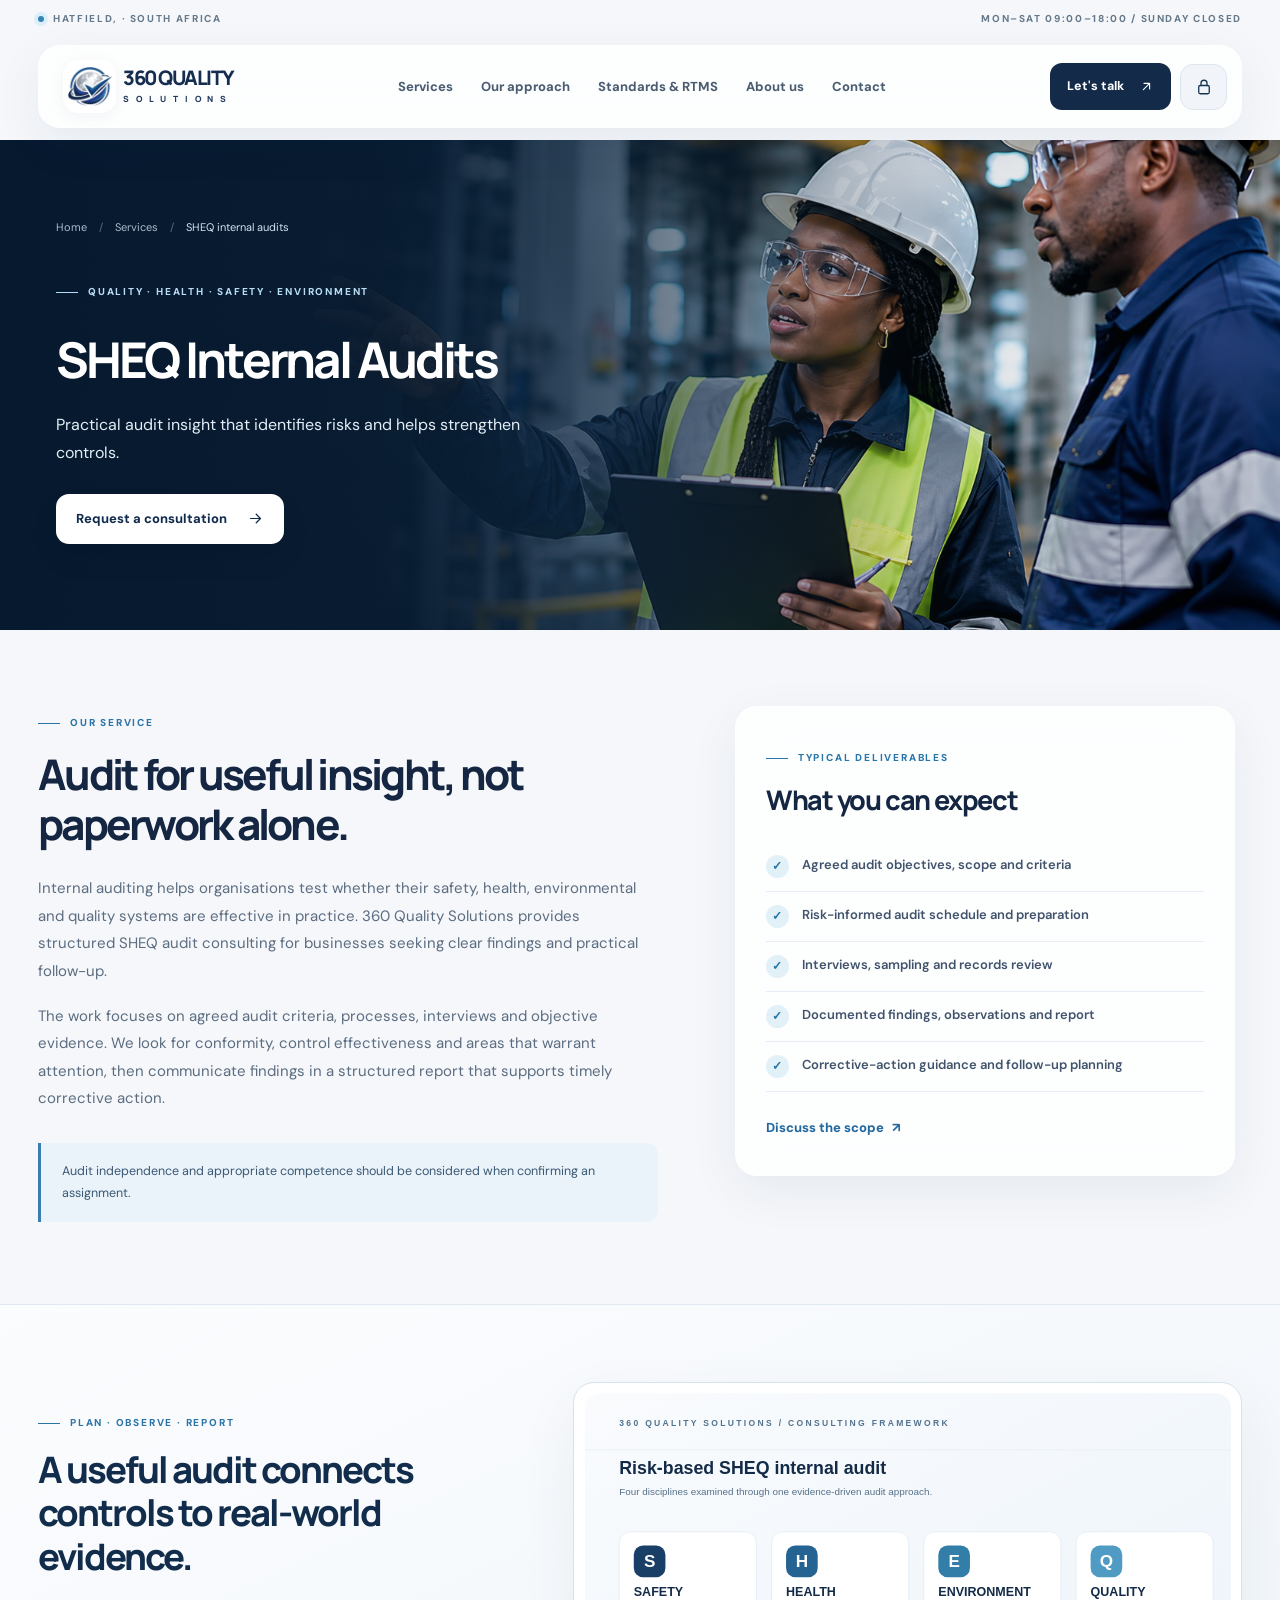
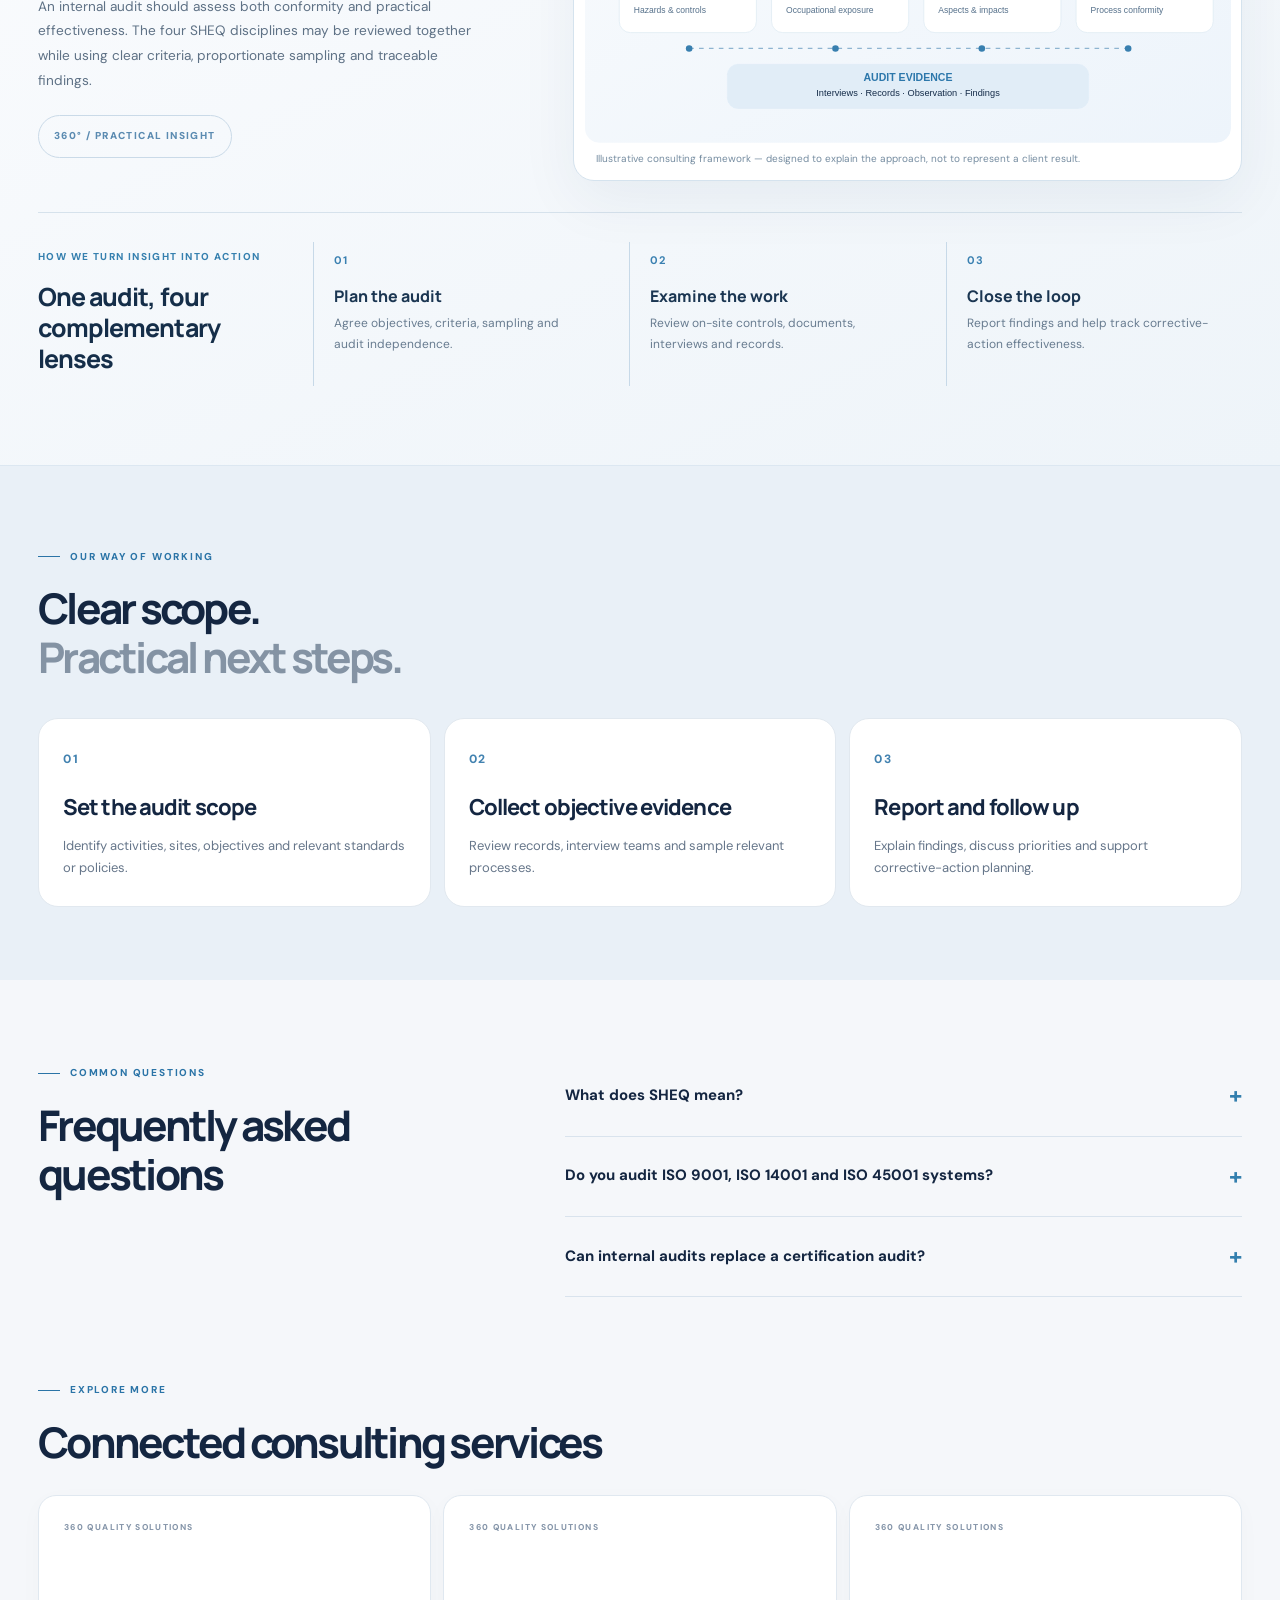
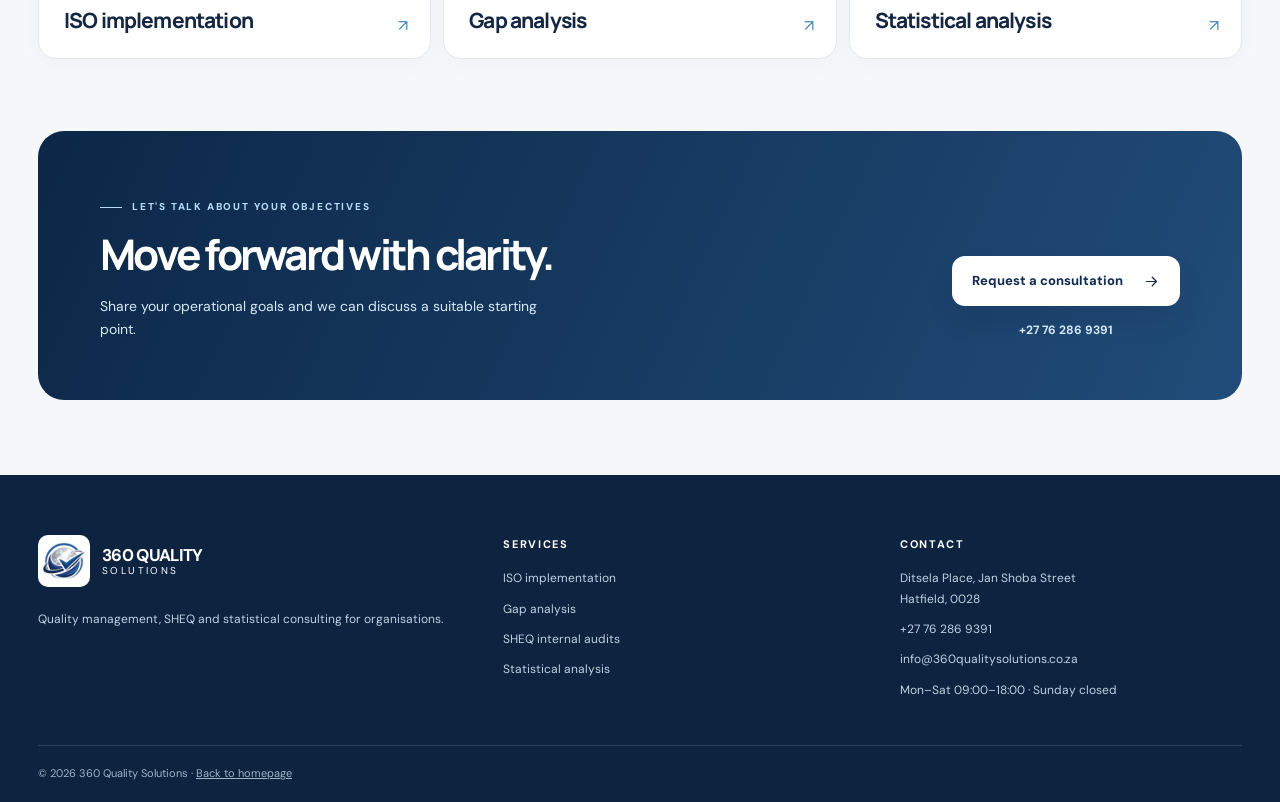
<file: services/sheq-internal-audits/index.html>
<!DOCTYPE html>

<html lang="en-ZA">
<head>
<link href="/favicon.ico" rel="icon" sizes="any"/><link href="/favicon-48.png" rel="icon" sizes="48x48" type="image/png"/><link href="/assets/images/favicon-192.png" rel="icon" sizes="192x192" type="image/png"/><link href="/apple-touch-icon.png" rel="apple-touch-icon" sizes="180x180"/><meta charset="utf-8"/>
<meta content="width=device-width, initial-scale=1" name="viewport"/>
<meta content="#eef3f8" name="theme-color"/>
<meta content="index,follow" name="robots"/>
<meta content="Evidence-led SHEQ internal audits for quality, safety, health and environmental systems. Audit plans, findings, corrective actions and improvement guidance." name="description"/>
<meta content="website" property="og:type"/>
<meta content="360 Quality Solutions" property="og:site_name"/>
<meta content="en_ZA" property="og:locale"/>
<meta content="SHEQ Internal Audits &amp; Compliance Reviews | 360 Quality Solutions" property="og:title"/>
<meta content="Evidence-led SHEQ internal audits for quality, safety, health and environmental systems. Audit plans, findings, corrective actions and improvement guidance." property="og:description"/>
<meta content="https://360qualitysolutions.co.za/assets/images/sheq-internal-audits.webp" property="og:image"/>
<meta content="Safety and quality professionals conducting a field audit at an industrial facility" property="og:image:alt"/>
<meta content="summary_large_image" name="twitter:card"/>
<title>SHEQ Internal Audits &amp; Compliance Reviews | 360 Quality Solutions</title>
<link href="https://fonts.googleapis.com" rel="preconnect"/>
<link crossorigin="" href="https://fonts.gstatic.com" rel="preconnect"/>
<link href="https://fonts.googleapis.com/css2?family=DM+Sans:wght@400;450;500;550;600;650;700;750&amp;family=Manrope:wght@400;500;600;650;700;750;800&amp;display=swap" rel="stylesheet"/>
<link href="../../assets/css/styles.css" rel="stylesheet"/>
<link href="../../assets/css/services.css" rel="stylesheet"/>
<script defer="" src="../../assets/js/main.js"></script>
<script type="application/ld+json">{
  "@context": "https://schema.org",
  "@graph": [
    {
      "@context": "https://schema.org",
      "@type": "Service",
      "name": "SHEQ Internal Audits",
      "serviceType": "SHEQ Internal Audits",
      "description": "Evidence-led SHEQ internal audits for quality, safety, health and environmental systems. Audit plans, findings, corrective actions and improvement guidance.",
      "areaServed": {
        "@type": "Country",
        "name": "South Africa"
      },
      "provider": {
        "@id": "https://360qualitysolutions.co.za/#business"
      },
      "@id": "https://360qualitysolutions.co.za/services/sheq-internal-audits/#service",
      "url": "https://360qualitysolutions.co.za/services/sheq-internal-audits/",
      "image": "https://360qualitysolutions.co.za/assets/images/sheq-internal-audits.webp",
      "availableChannel": {
        "@type": "ServiceChannel",
        "serviceUrl": "https://360qualitysolutions.co.za/services/sheq-internal-audits/",
        "servicePhone": {
          "@type": "ContactPoint",
          "telephone": "+27 76 286 9391",
          "contactType": "sales",
          "email": "info@360qualitysolutions.co.za"
        }
      }
    },
    {
      "@type": "BreadcrumbList",
      "@id": "https://360qualitysolutions.co.za/services/sheq-internal-audits/#breadcrumb",
      "itemListElement": [
        {
          "@type": "ListItem",
          "position": 1,
          "name": "Home",
          "item": "https://360qualitysolutions.co.za/"
        },
        {
          "@type": "ListItem",
          "position": 2,
          "name": "Services",
          "item": "https://360qualitysolutions.co.za/#services"
        },
        {
          "@type": "ListItem",
          "position": 3,
          "name": "SHEQ internal audits",
          "item": "https://360qualitysolutions.co.za/services/sheq-internal-audits/"
        }
      ]
    },
    {
      "@type": "WebPage",
      "@id": "https://360qualitysolutions.co.za/services/sheq-internal-audits/#webpage",
      "url": "https://360qualitysolutions.co.za/services/sheq-internal-audits/",
      "name": "SHEQ Internal Audits & Compliance Reviews | 360 Quality Solutions",
      "inLanguage": "en-ZA",
      "breadcrumb": {
        "@id": "https://360qualitysolutions.co.za/services/sheq-internal-audits/#breadcrumb"
      },
      "about": {
        "@id": "https://360qualitysolutions.co.za/services/sheq-internal-audits/#service"
      },
      "description": "Evidence-led SHEQ internal audits for quality, safety, health and environmental systems. Audit plans, findings, corrective actions and improvement guidance."
    }
  ]
}</script>
<link href="https://360qualitysolutions.co.za/services/sheq-internal-audits/" rel="canonical"/><meta content="https://360qualitysolutions.co.za/services/sheq-internal-audits/" property="og:url"/><meta content="https://360qualitysolutions.co.za/assets/images/sheq-internal-audits.webp" name="twitter:image"/><link as="image" href="../../assets/images/sheq-internal-audits.webp" rel="preload"/><link href="/site.webmanifest" rel="manifest"/><script>/* Keep folder routes clean even when index.html is entered directly. */
if (location.protocol !== 'file:' && location.pathname.endsWith('/index.html')) { history.replaceState(null, '', location.pathname.replace(/index\.html$/, '') + location.search + location.hash); }
</script>
<script defer="" src="../../assets/js/offline-links.js"></script>
</head>
<body>
<svg aria-hidden="true" class="icon-sprite" xmlns="http://www.w3.org/2000/svg"><symbol id="i-lock" viewbox="0 0 24 24"><rect height="11" rx="2" width="14" x="5" y="10"></rect><path d="M8 10V7a4 4 0 0 1 8 0v3"></path></symbol><symbol id="i-menu" viewbox="0 0 24 24"><path d="M4 7h16M4 12h16M4 17h16"></path></symbol><symbol id="i-close" viewbox="0 0 24 24"><path d="m5 5 14 14M19 5 5 19"></path></symbol><symbol id="i-external" viewbox="0 0 24 24"><path d="M7 17 17 7M8 7h9v9"></path></symbol><symbol id="i-arrow" viewbox="0 0 24 24"><path d="M5 12h14m-6-6 6 6-6 6"></path></symbol></svg>
<a class="skip-link" href="#service-main">Skip to main content</a>
<div class="utility-bar"><div class="container utility-inner"><span><span class="live-dot"></span> HATFIELD, · SOUTH AFRICA</span><span class="utility-right">MON–SAT 09:00–18:00 / SUNDAY CLOSED</span></div></div>
<header class="site-header"><div class="container header-shell glass">
<a aria-label="360 Quality Solutions homepage" class="brand" href="../../"><span class="brand-emblem"><img alt="" height="42" src="../../assets/images/brand-symbol.png" width="48"/></span><span class="brand-text"><strong>360 <span>QUALITY</span></strong><small>S O L U T I O N S</small></span></a>
<nav aria-label="Main navigation" class="primary-nav" id="site-nav"><a class="nav-link" href="../../#services">Services</a><a class="nav-link" href="../../#approach">Our approach</a><a class="nav-link" href="../iso-implementation/">Standards &amp; RTMS</a><a class="nav-link" href="../../#about">About us</a><a class="nav-link" href="../../#contact">Contact</a></nav>
<div class="header-actions"><a class="nav-cta" href="../../#contact">Let's talk <svg class="icon"><use href="#i-external"></use></svg></a><a aria-label="Open admin workspace" class="admin-icon" href="../../admin/index.html"><svg class="icon"><use href="#i-lock"></use></svg></a><button aria-controls="site-nav" aria-expanded="false" aria-label="Open menu" class="mobile-menu" id="menu-toggle" type="button"><svg class="icon menu-open"><use href="#i-menu"></use></svg><svg class="icon menu-x"><use href="#i-close"></use></svg></button></div>
</div></header>
<main id="service-main">
<section aria-labelledby="service-title" class="service-page-hero"><div class="service-page-image"><img alt="Industrial SHEQ auditors with safety helmets observing an operating production site during a workplace inspection" decoding="async" fetchpriority="high" height="800" loading="eager" src="../../assets/images/sheq-internal-audits.webp" width="1440"/></div><div class="service-page-vignette"></div><div class="container service-page-hero-inner"><div class="service-page-copy"><nav aria-label="Breadcrumb" class="service-breadcrumbs"><a href="../../">Home</a><span aria-hidden="true">/</span><a href="../../#services">Services</a><span aria-hidden="true">/</span><span>SHEQ internal audits</span></nav><p class="service-eyebrow">QUALITY · HEALTH · SAFETY · ENVIRONMENT</p><h1 id="service-title">SHEQ Internal Audits</h1><p class="service-lead">Practical audit insight that identifies risks and helps strengthen controls.</p><a class="button button-white" href="../../#contact">Request a consultation <svg class="icon"><use href="#i-arrow"></use></svg></a></div></div></section>
<section class="service-overview container"><div class="service-overview-intro"><span class="service-section-label">OUR SERVICE</span><h2>Audit for useful insight, not paperwork alone.</h2><p>Internal auditing helps organisations test whether their safety, health, environmental and quality systems are effective in practice. 360 Quality Solutions provides structured SHEQ audit consulting for businesses seeking clear findings and practical follow-up.</p><p>The work focuses on agreed audit criteria, processes, interviews and objective evidence. We look for conformity, control effectiveness and areas that warrant attention, then communicate findings in a structured report that supports timely corrective action.</p><div class="service-note">Audit independence and appropriate competence should be considered when confirming an assignment.</div></div><aside class="service-deliverables glass"><span class="service-section-label">TYPICAL DELIVERABLES</span><h2>What you can expect</h2><ul><li><span aria-hidden="true">✓</span>Agreed audit objectives, scope and criteria</li><li><span aria-hidden="true">✓</span>Risk-informed audit schedule and preparation</li><li><span aria-hidden="true">✓</span>Interviews, sampling and records review</li><li><span aria-hidden="true">✓</span>Documented findings, observations and report</li><li><span aria-hidden="true">✓</span>Corrective-action guidance and follow-up planning</li></ul><a class="service-text-link" href="mailto:info@360qualitysolutions.co.za?subject=SHEQ%20Internal%20Audits%20enquiry">Discuss the scope <span aria-hidden="true">↗</span></a></aside></section><section aria-labelledby="sheq-internal-audits-insight-heading" class="service-insight-wrap"><div class="container service-insight-inner">
<div class="service-insight-feature"><div class="service-insight-title"><div><span class="service-section-label">PLAN · OBSERVE · REPORT</span><h2 id="sheq-internal-audits-insight-heading">A useful audit connects controls to real-world evidence.</h2><p>An internal audit should assess both conformity and practical effectiveness. The four SHEQ disciplines may be reviewed together while using clear criteria, proportionate sampling and traceable findings.</p></div><span aria-hidden="true" class="service-insight-counter">360° / PRACTICAL INSIGHT</span></div><figure class="service-insight-figure"><img alt="SHEQ audit graphic showing safety, health, environmental and quality disciplines connected by evidence collection" decoding="async" height="530" loading="lazy" src="../../assets/images/sheq-internal-audits-diagram.svg" width="980"/><figcaption>Illustrative consulting framework — designed to explain the approach, not to represent a client result.</figcaption></figure></div>

<div class="service-insight-bottom"><div class="service-insight-bottom-head"><span>HOW WE TURN INSIGHT INTO ACTION</span><h3>One audit, four complementary lenses</h3></div><div class="service-insight-points"><article><b>01</b><h4>Plan the audit</h4><p>Agree objectives, criteria, sampling and audit independence.</p></article><article><b>02</b><h4>Examine the work</h4><p>Review on-site controls, documents, interviews and records.</p></article><article><b>03</b><h4>Close the loop</h4><p>Report findings and help track corrective-action effectiveness.</p></article></div></div></div></section>
<section class="service-process"><div class="container"><div class="service-process-title"><span class="service-section-label">OUR WAY OF WORKING</span><h2>Clear scope.<br/><span class="text-muted">Practical next steps.</span></h2></div><div class="service-steps"><article class="service-step"><span>01</span><h3>Set the audit scope</h3><p>Identify activities, sites, objectives and relevant standards or policies.</p></article><article class="service-step"><span>02</span><h3>Collect objective evidence</h3><p>Review records, interview teams and sample relevant processes.</p></article><article class="service-step"><span>03</span><h3>Report and follow up</h3><p>Explain findings, discuss priorities and support corrective-action planning.</p></article></div></div></section>
<section class="container service-faq"><div class="service-faq-title"><span class="service-section-label">COMMON QUESTIONS</span><h2>Frequently asked questions</h2></div><div class="service-faq-items"><details><summary>What does SHEQ mean?<span aria-hidden="true">+</span></summary><p>SHEQ refers to Safety, Health, Environment and Quality. Internal audits may address one or several of these management-system areas.</p></details><details><summary>Do you audit ISO 9001, ISO 14001 and ISO 45001 systems?<span aria-hidden="true">+</span></summary><p>These standards can inform the agreed audit criteria where appropriate to the organisation’s scope and management system.</p></details><details><summary>Can internal audits replace a certification audit?<span aria-hidden="true">+</span></summary><p>No. Internal audits help verify an organisation’s management system, while certification audits are conducted separately by certification bodies.</p></details></div></section>
<section class="service-related container"><div><span class="service-section-label">EXPLORE MORE</span><h2>Connected consulting services</h2></div><div class="service-related-grid"><a class="related-card" href="../iso-implementation/"><small>360 QUALITY SOLUTIONS</small><b>ISO implementation</b><span aria-hidden="true">↗</span></a><a class="related-card" href="../iso-gap-analysis/"><small>360 QUALITY SOLUTIONS</small><b>Gap analysis</b><span aria-hidden="true">↗</span></a><a class="related-card" href="../statistical-analysis/"><small>360 QUALITY SOLUTIONS</small><b>Statistical analysis</b><span aria-hidden="true">↗</span></a></div></section>
<section class="service-cta-wrap container"><div class="service-cta"><div><span class="service-section-label">LET'S TALK ABOUT YOUR OBJECTIVES</span><h2>Move forward with clarity.</h2><p>Share your operational goals and we can discuss a suitable starting point.</p></div><div class="service-cta-actions"><a class="button button-white" href="../../#contact">Request a consultation <svg class="icon"><use href="#i-arrow"></use></svg></a><a href="tel:+27762869391">+27 76 286 9391</a></div></div></section>
</main>
<footer class="service-footer"><div class="container service-footer-main"><div><a class="service-footer-brand" href="../../"><img alt="" height="48" src="../../assets/images/brand-symbol.png" width="56"/><span><strong>360 QUALITY</strong><small>SOLUTIONS</small></span></a><p>Quality management, SHEQ and statistical consulting for organisations.</p></div><div><b>Services</b><a href="../iso-implementation/">ISO implementation</a><a href="../iso-gap-analysis/">Gap analysis</a><a href="../sheq-internal-audits/">SHEQ internal audits</a><a href="../statistical-analysis/">Statistical analysis</a></div><div><b>Contact</b><span>Ditsela Place, Jan Shoba Street<br/>Hatfield, 0028</span><a href="tel:+27762869391">+27 76 286 9391</a><a href="mailto:info@360qualitysolutions.co.za">info@360qualitysolutions.co.za</a><span>Mon–Sat 09:00–18:00 · Sunday closed</span></div></div><div class="container service-footer-bottom">© 2026 360 Quality Solutions · <a href="../../">Back to homepage</a></div></footer>
</body>
</html>
</file>
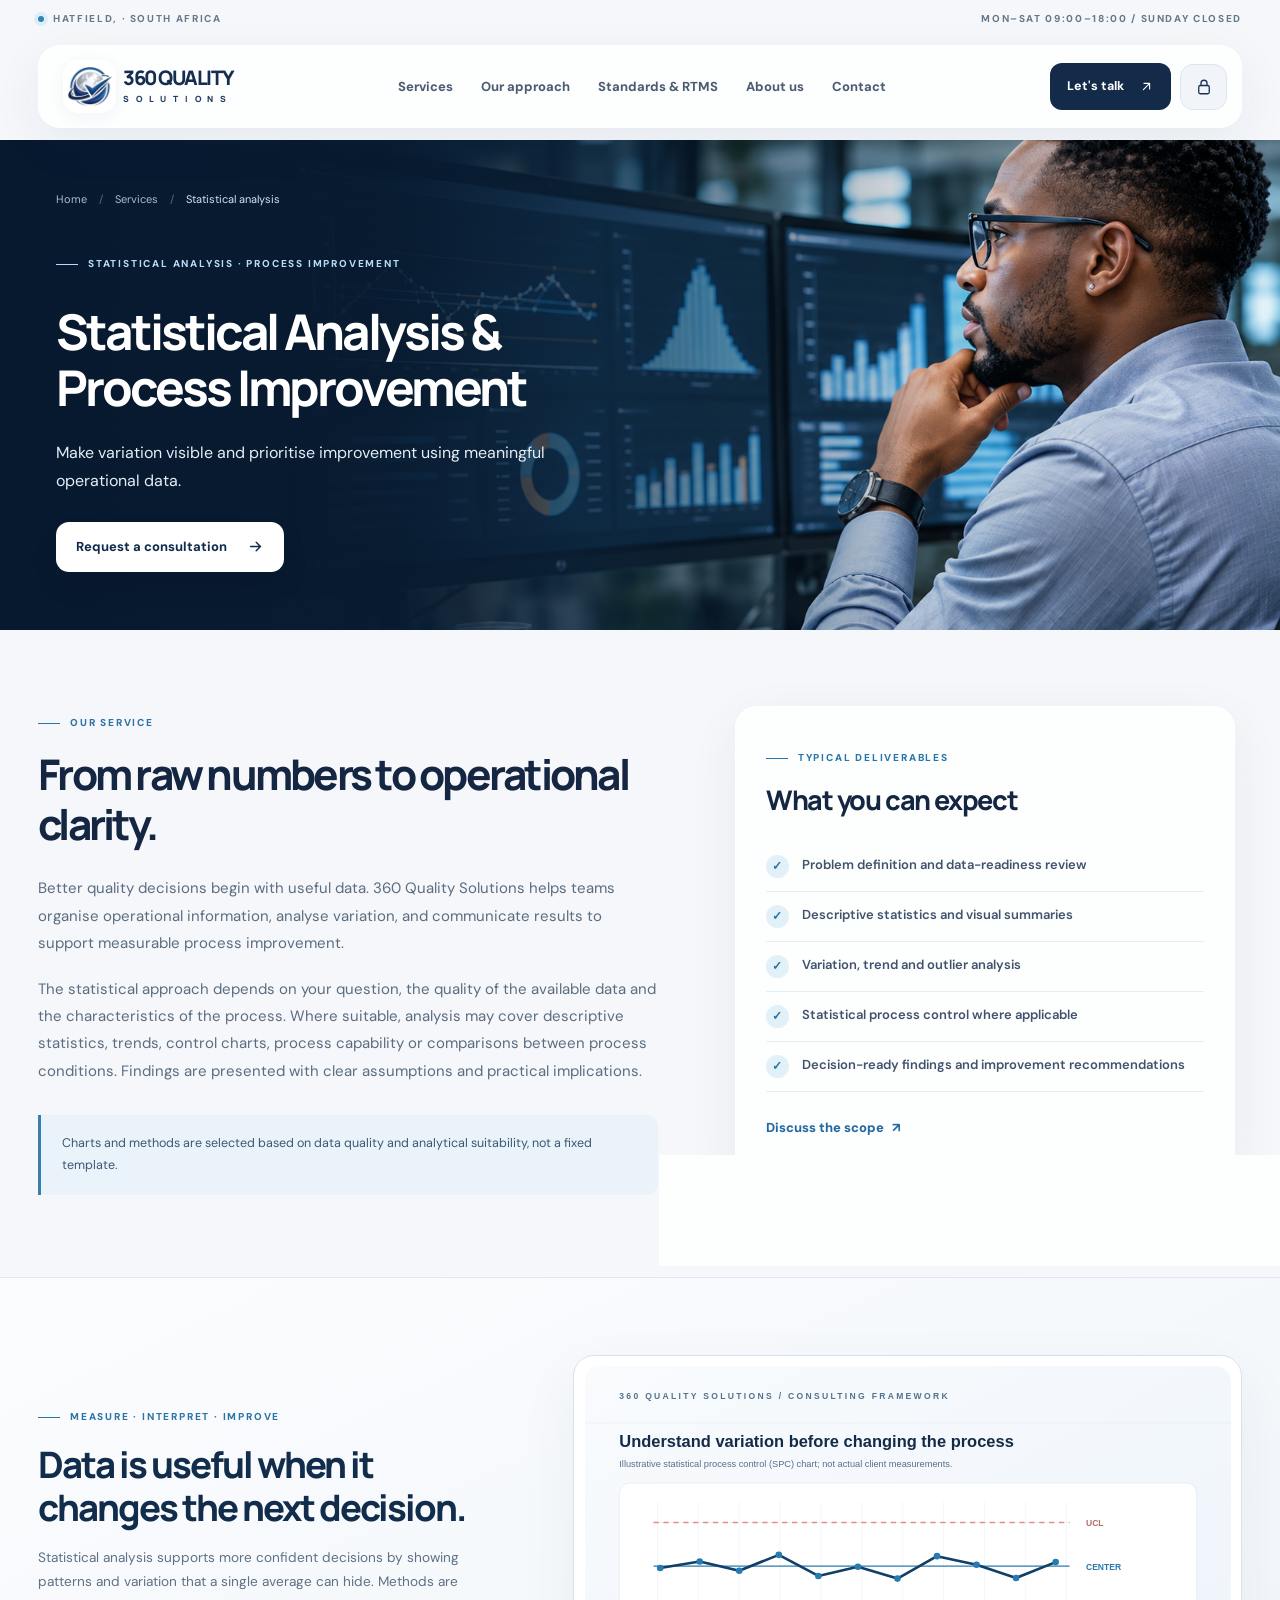
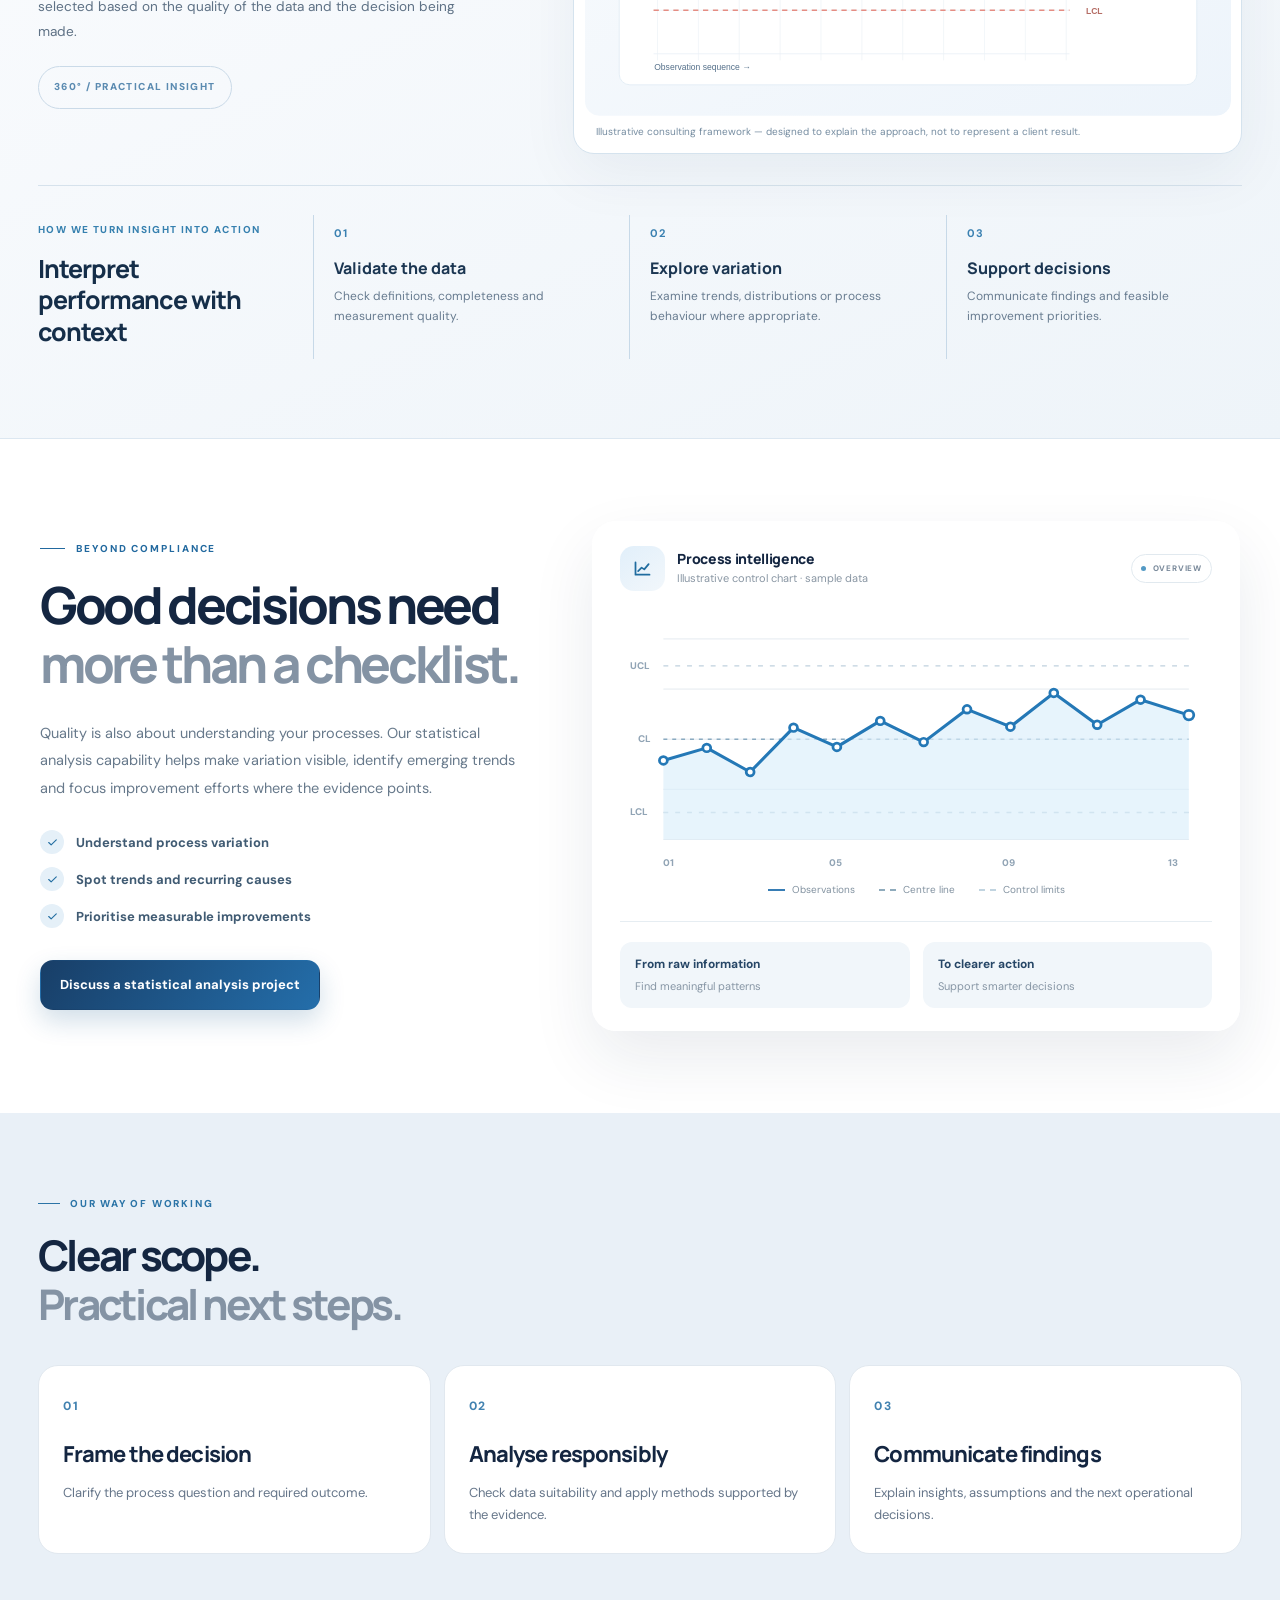
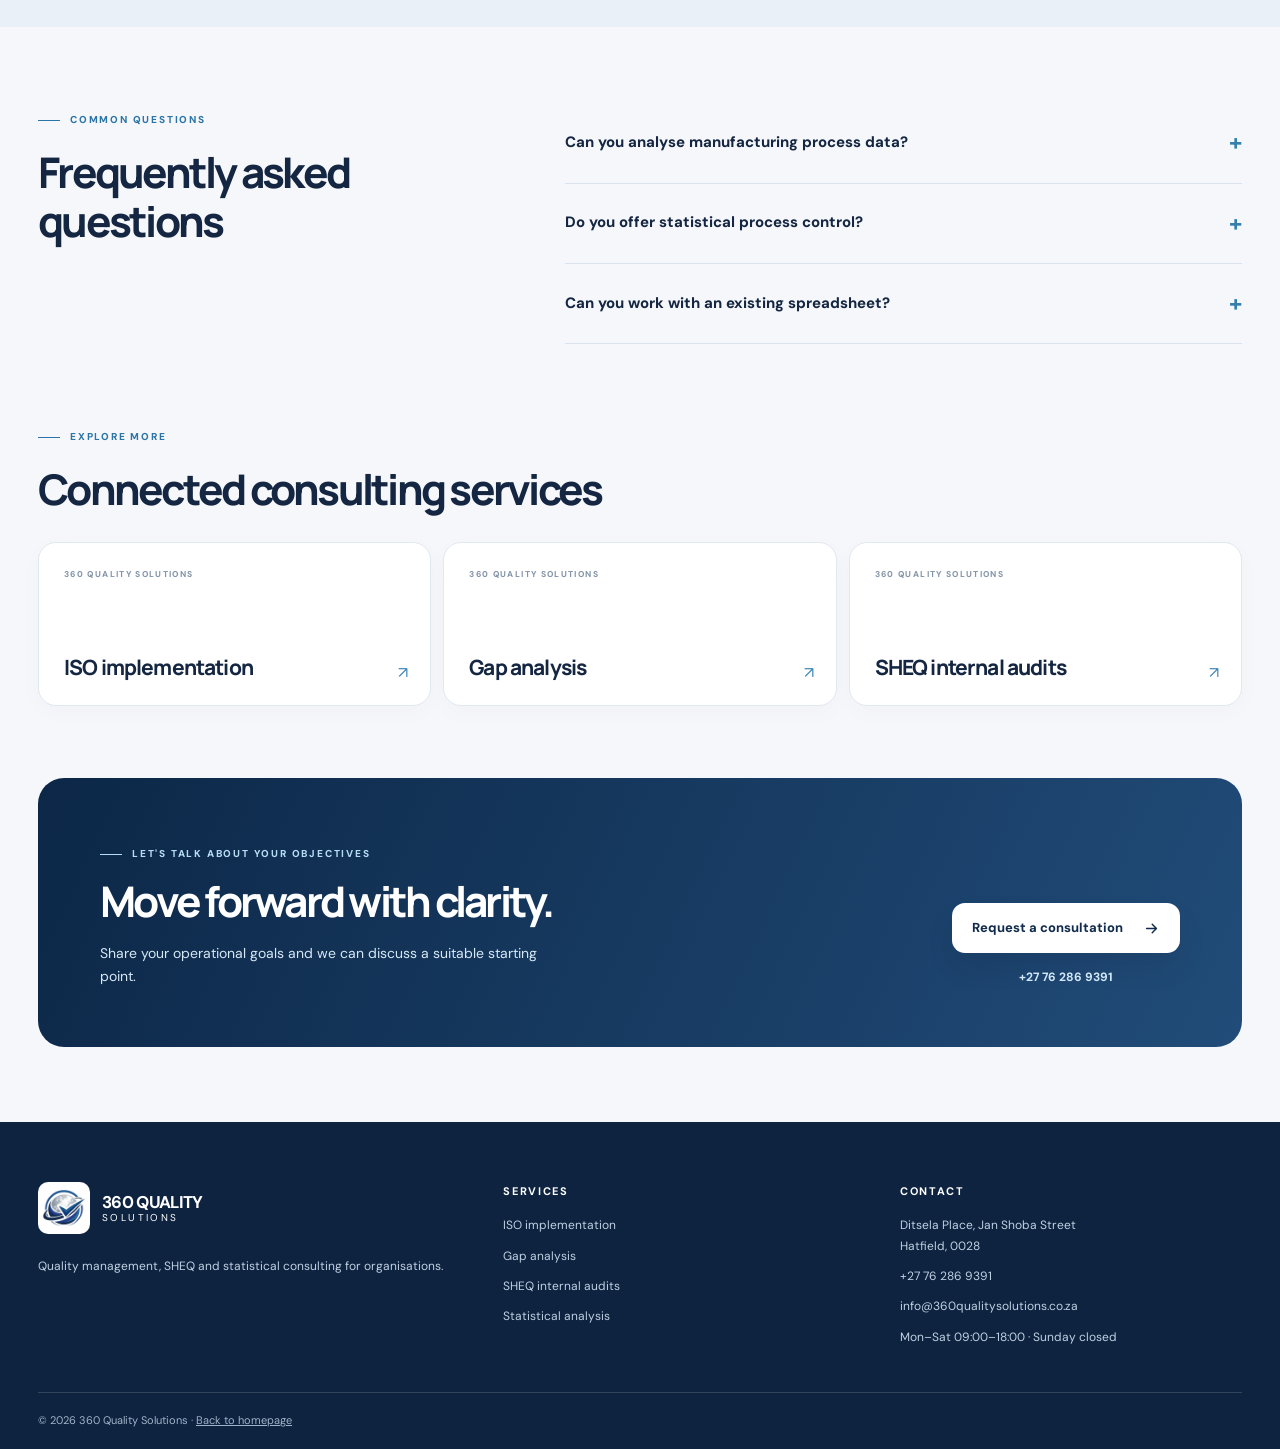
<file: services/statistical-analysis/index.html>
<!DOCTYPE html>

<html lang="en-ZA">
<head>
<link href="/favicon.ico" rel="icon" sizes="any"/><link href="/favicon-48.png" rel="icon" sizes="48x48" type="image/png"/><link href="/assets/images/favicon-192.png" rel="icon" sizes="192x192" type="image/png"/><link href="/apple-touch-icon.png" rel="apple-touch-icon" sizes="180x180"/><meta charset="utf-8"/>
<meta content="width=device-width, initial-scale=1" name="viewport"/>
<meta content="#eef3f8" name="theme-color"/>
<meta content="index,follow" name="robots"/>
<meta content="Statistical consulting for process performance, SPC, variation, trend analysis and quality improvement. Turn operational evidence into decision-ready insights." name="description"/>
<meta content="website" property="og:type"/>
<meta content="360 Quality Solutions" property="og:site_name"/>
<meta content="en_ZA" property="og:locale"/>
<meta content="Statistical Analysis &amp; Process Improvement | 360 Quality Solutions" property="og:title"/>
<meta content="Statistical consulting for process performance, SPC, variation, trend analysis and quality improvement. Turn operational evidence into decision-ready insights." property="og:description"/>
<meta content="https://360qualitysolutions.co.za/assets/images/statistical-analysis.webp" property="og:image"/>
<meta content="Quality analytics specialist reviewing control charts and performance trends" property="og:image:alt"/>
<meta content="summary_large_image" name="twitter:card"/>
<title>Statistical Analysis &amp; Process Improvement | 360 Quality Solutions</title>
<link href="https://fonts.googleapis.com" rel="preconnect"/>
<link crossorigin="" href="https://fonts.gstatic.com" rel="preconnect"/>
<link href="https://fonts.googleapis.com/css2?family=DM+Sans:wght@400;450;500;550;600;650;700;750&amp;family=Manrope:wght@400;500;600;650;700;750;800&amp;display=swap" rel="stylesheet"/>
<link href="../../assets/css/styles.css" rel="stylesheet"/>
<link href="../../assets/css/services.css" rel="stylesheet"/>
<script defer="" src="../../assets/js/main.js"></script>
<script type="application/ld+json">{
  "@context": "https://schema.org",
  "@graph": [
    {
      "@context": "https://schema.org",
      "@type": "Service",
      "name": "Statistical Analysis & Process Improvement",
      "serviceType": "Statistical Analysis",
      "description": "Statistical consulting for process performance, SPC, variation, trend analysis and quality improvement. Turn operational evidence into decision-ready insights.",
      "areaServed": {
        "@type": "Country",
        "name": "South Africa"
      },
      "provider": {
        "@id": "https://360qualitysolutions.co.za/#business"
      },
      "@id": "https://360qualitysolutions.co.za/services/statistical-analysis/#service",
      "url": "https://360qualitysolutions.co.za/services/statistical-analysis/",
      "image": "https://360qualitysolutions.co.za/assets/images/statistical-analysis.webp",
      "availableChannel": {
        "@type": "ServiceChannel",
        "serviceUrl": "https://360qualitysolutions.co.za/services/statistical-analysis/",
        "servicePhone": {
          "@type": "ContactPoint",
          "telephone": "+27 76 286 9391",
          "contactType": "sales",
          "email": "info@360qualitysolutions.co.za"
        }
      }
    },
    {
      "@type": "BreadcrumbList",
      "@id": "https://360qualitysolutions.co.za/services/statistical-analysis/#breadcrumb",
      "itemListElement": [
        {
          "@type": "ListItem",
          "position": 1,
          "name": "Home",
          "item": "https://360qualitysolutions.co.za/"
        },
        {
          "@type": "ListItem",
          "position": 2,
          "name": "Services",
          "item": "https://360qualitysolutions.co.za/#services"
        },
        {
          "@type": "ListItem",
          "position": 3,
          "name": "Statistical analysis",
          "item": "https://360qualitysolutions.co.za/services/statistical-analysis/"
        }
      ]
    },
    {
      "@type": "WebPage",
      "@id": "https://360qualitysolutions.co.za/services/statistical-analysis/#webpage",
      "url": "https://360qualitysolutions.co.za/services/statistical-analysis/",
      "name": "Statistical Analysis & Process Improvement | 360 Quality Solutions",
      "inLanguage": "en-ZA",
      "breadcrumb": {
        "@id": "https://360qualitysolutions.co.za/services/statistical-analysis/#breadcrumb"
      },
      "about": {
        "@id": "https://360qualitysolutions.co.za/services/statistical-analysis/#service"
      },
      "description": "Statistical consulting for process performance, SPC, variation, trend analysis and quality improvement. Turn operational evidence into decision-ready insights."
    }
  ]
}</script>
<link href="https://360qualitysolutions.co.za/services/statistical-analysis/" rel="canonical"/><meta content="https://360qualitysolutions.co.za/services/statistical-analysis/" property="og:url"/><meta content="https://360qualitysolutions.co.za/assets/images/statistical-analysis.webp" name="twitter:image"/><link as="image" href="../../assets/images/statistical-analysis.webp" rel="preload"/><link href="/site.webmanifest" rel="manifest"/><script>/* Keep folder routes clean even when index.html is entered directly. */
if (location.protocol !== 'file:' && location.pathname.endsWith('/index.html')) { history.replaceState(null, '', location.pathname.replace(/index\.html$/, '') + location.search + location.hash); }
</script>
<script defer="" src="../../assets/js/offline-links.js"></script>
</head>
<body><svg aria-hidden="true" style="position:absolute;width:0;height:0;overflow:hidden" xmlns="http://www.w3.org/2000/svg"><symbol id="i-check" viewbox="0 0 24 24"><path d="m5 12 4.5 4.5L19 7" fill="none" stroke="currentColor" stroke-width="2"></path></symbol><symbol id="i-arrow" viewbox="0 0 24 24"><path d="M5 12h14m-6-6 6 6-6 6" fill="none" stroke="currentColor" stroke-width="2"></path></symbol><symbol id="i-chart" viewbox="0 0 24 24"><path d="M4 19V5m0 14h16M7 15l4-4 3 2 5-6" fill="none" stroke="currentColor" stroke-width="2"></path></symbol></svg>
<svg aria-hidden="true" class="icon-sprite" xmlns="http://www.w3.org/2000/svg"><symbol id="i-lock" viewbox="0 0 24 24"><rect height="11" rx="2" width="14" x="5" y="10"></rect><path d="M8 10V7a4 4 0 0 1 8 0v3"></path></symbol><symbol id="i-menu" viewbox="0 0 24 24"><path d="M4 7h16M4 12h16M4 17h16"></path></symbol><symbol id="i-close" viewbox="0 0 24 24"><path d="m5 5 14 14M19 5 5 19"></path></symbol><symbol id="i-external" viewbox="0 0 24 24"><path d="M7 17 17 7M8 7h9v9"></path></symbol><symbol id="i-arrow" viewbox="0 0 24 24"><path d="M5 12h14m-6-6 6 6-6 6"></path></symbol></svg>
<a class="skip-link" href="#service-main">Skip to main content</a>
<div class="utility-bar"><div class="container utility-inner"><span><span class="live-dot"></span> HATFIELD, · SOUTH AFRICA</span><span class="utility-right">MON–SAT 09:00–18:00 / SUNDAY CLOSED</span></div></div>
<header class="site-header"><div class="container header-shell glass">
<a aria-label="360 Quality Solutions homepage" class="brand" href="../../"><span class="brand-emblem"><img alt="" height="42" src="../../assets/images/brand-symbol.png" width="48"/></span><span class="brand-text"><strong>360 <span>QUALITY</span></strong><small>S O L U T I O N S</small></span></a>
<nav aria-label="Main navigation" class="primary-nav" id="site-nav"><a class="nav-link" href="../../#services">Services</a><a class="nav-link" href="../../#approach">Our approach</a><a class="nav-link" href="../iso-implementation/">Standards &amp; RTMS</a><a class="nav-link" href="../../#about">About us</a><a class="nav-link" href="../../#contact">Contact</a></nav>
<div class="header-actions"><a class="nav-cta" href="../../#contact">Let's talk <svg class="icon"><use href="#i-external"></use></svg></a><a aria-label="Open admin workspace" class="admin-icon" href="../../admin/index.html"><svg class="icon"><use href="#i-lock"></use></svg></a><button aria-controls="site-nav" aria-expanded="false" aria-label="Open menu" class="mobile-menu" id="menu-toggle" type="button"><svg class="icon menu-open"><use href="#i-menu"></use></svg><svg class="icon menu-x"><use href="#i-close"></use></svg></button></div>
</div></header>
<main id="service-main">
<section aria-labelledby="service-title" class="service-page-hero"><div class="service-page-image"><img alt="Data analyst examining process variation dashboards and quality control charts on dual monitors in a modern consulting workspace" decoding="async" fetchpriority="high" height="800" loading="eager" src="../../assets/images/statistical-analysis.webp" width="1440"/></div><div class="service-page-vignette"></div><div class="container service-page-hero-inner"><div class="service-page-copy"><nav aria-label="Breadcrumb" class="service-breadcrumbs"><a href="../../">Home</a><span aria-hidden="true">/</span><a href="../../#services">Services</a><span aria-hidden="true">/</span><span>Statistical analysis</span></nav><p class="service-eyebrow">STATISTICAL ANALYSIS · PROCESS IMPROVEMENT</p><h1 id="service-title">Statistical Analysis &amp; Process Improvement</h1><p class="service-lead">Make variation visible and prioritise improvement using meaningful operational data.</p><a class="button button-white" href="../../#contact">Request a consultation <svg class="icon"><use href="#i-arrow"></use></svg></a></div></div></section>
<section class="service-overview container"><div class="service-overview-intro"><span class="service-section-label">OUR SERVICE</span><h2>From raw numbers to operational clarity.</h2><p>Better quality decisions begin with useful data. 360 Quality Solutions helps teams organise operational information, analyse variation, and communicate results to support measurable process improvement.</p><p>The statistical approach depends on your question, the quality of the available data and the characteristics of the process. Where suitable, analysis may cover descriptive statistics, trends, control charts, process capability or comparisons between process conditions. Findings are presented with clear assumptions and practical implications.</p><div class="service-note">Charts and methods are selected based on data quality and analytical suitability, not a fixed template.</div></div><aside class="service-deliverables glass"><span class="service-section-label">TYPICAL DELIVERABLES</span><h2>What you can expect</h2><ul><li><span aria-hidden="true">✓</span>Problem definition and data-readiness review</li><li><span aria-hidden="true">✓</span>Descriptive statistics and visual summaries</li><li><span aria-hidden="true">✓</span>Variation, trend and outlier analysis</li><li><span aria-hidden="true">✓</span>Statistical process control where applicable</li><li><span aria-hidden="true">✓</span>Decision-ready findings and improvement recommendations</li></ul><a class="service-text-link" href="mailto:info@360qualitysolutions.co.za?subject=Statistical%20Analysis%20enquiry">Discuss the scope <span aria-hidden="true">↗</span></a></aside></section><section aria-labelledby="statistical-analysis-insight-heading" class="service-insight-wrap"><div class="container service-insight-inner">
<div class="service-insight-feature"><div class="service-insight-title"><div><span class="service-section-label">MEASURE · INTERPRET · IMPROVE</span><h2 id="statistical-analysis-insight-heading">Data is useful when it changes the next decision.</h2><p>Statistical analysis supports more confident decisions by showing patterns and variation that a single average can hide. Methods are selected based on the quality of the data and the decision being made.</p></div><span aria-hidden="true" class="service-insight-counter">360° / PRACTICAL INSIGHT</span></div><figure class="service-insight-figure"><img alt="Illustrative statistical process control chart with an upper control limit, lower control limit and process observations" decoding="async" height="530" loading="lazy" src="../../assets/images/statistical-analysis-diagram.svg" width="980"/><figcaption>Illustrative consulting framework — designed to explain the approach, not to represent a client result.</figcaption></figure></div>

<div class="service-insight-bottom"><div class="service-insight-bottom-head"><span>HOW WE TURN INSIGHT INTO ACTION</span><h3>Interpret performance with context</h3></div><div class="service-insight-points"><article><b>01</b><h4>Validate the data</h4><p>Check definitions, completeness and measurement quality.</p></article><article><b>02</b><h4>Explore variation</h4><p>Examine trends, distributions or process behaviour where appropriate.</p></article><article><b>03</b><h4>Support decisions</h4><p>Communicate findings and feasible improvement priorities.</p></article></div></div></div></section><section aria-labelledby="insights-title" class="section insights-section insights-on-service" id="beyond-compliance">
<div class="container insights-layout">
<div class="insights-copy"><p class="section-kicker"><span class="kicker-dash"></span> BEYOND COMPLIANCE</p><h2 id="insights-title">Good decisions need<br/><span class="text-muted">more than a checklist.</span></h2><p>Quality is also about understanding your processes. Our statistical analysis capability helps make variation visible, identify emerging trends and focus improvement efforts where the evidence points.</p><div class="insight-points"><div><span class="mini-check"><svg class="icon"><use href="#i-check"></use></svg></span><span>Understand process variation</span></div><div><span class="mini-check"><svg class="icon"><use href="#i-check"></use></svg></span><span>Spot trends and recurring causes</span></div><div><span class="mini-check"><svg class="icon"><use href="#i-check"></use></svg></span><span>Prioritise measurable improvements</span></div></div><a class="button button-primary" data-service-prefill="Statistical Analysis" href="../../#contact">Discuss a statistical analysis project</a></div>
<div class="analytics-panel glass">
<div class="analytics-top"><div class="analytics-title"><span class="analytics-icon"><svg class="icon"><use href="#i-chart"></use></svg></span><div><strong>Process intelligence</strong><small>Illustrative control chart · sample data</small></div></div><span class="chart-tag"><span></span> OVERVIEW</span></div>
<div aria-label="Illustrative control chart with a sequence of sample observations fluctuating around an average, between upper and lower control limits" class="analytics-chart" role="img">
<svg aria-hidden="true" preserveaspectratio="none" viewbox="0 0 600 280">
<g class="chart-grid"><line x1="44" x2="577" y1="30" y2="30"></line><line x1="44" x2="577" y1="82" y2="82"></line><line x1="44" x2="577" y1="134" y2="134"></line><line x1="44" x2="577" y1="186" y2="186"></line><line x1="44" x2="577" y1="238" y2="238"></line></g>
<g class="chart-guides"><line x1="44" x2="577" y1="58" y2="58"></line><line x1="44" x2="577" y1="210" y2="210"></line></g>
<line class="chart-middle" x1="44" x2="577" y1="134" y2="134"></line>
<path class="chart-area" d="M44 156 L88 143 L132 168 L176 122 L220 142 L264 115 L308 137 L352 103 L396 121 L440 86 L484 119 L528 93 L577 109 L577 238 L44 238Z"></path>
<path class="chart-trend" d="M44 156 L88 143 L132 168 L176 122 L220 142 L264 115 L308 137 L352 103 L396 121 L440 86 L484 119 L528 93 L577 109"></path>
<g class="chart-dots"><circle cx="44" cy="156" r="4"></circle><circle cx="88" cy="143" r="4"></circle><circle cx="132" cy="168" r="4"></circle><circle cx="176" cy="122" r="4"></circle><circle cx="220" cy="142" r="4"></circle><circle cx="264" cy="115" r="4"></circle><circle cx="308" cy="137" r="4"></circle><circle cx="352" cy="103" r="4"></circle><circle cx="396" cy="121" r="4"></circle><circle cx="440" cy="86" r="4"></circle><circle cx="484" cy="119" r="4"></circle><circle cx="528" cy="93" r="4"></circle><circle cx="577" cy="109" r="5"></circle></g>
<g class="chart-labels"><text x="10" y="61">UCL</text><text x="18" y="137">CL</text><text x="10" y="213">LCL</text><text x="44" y="265">01</text><text x="212" y="265">05</text><text x="387" y="265">09</text><text x="556" y="265">13</text></g>
</svg>
</div>
<div class="chart-legend"><span><i class="legend-observations"></i> Observations</span><span><i class="legend-average"></i> Centre line</span><span><i class="legend-limits"></i> Control limits</span></div>
<div class="analytics-bottom"><div><strong>From raw information</strong><small>Find meaningful patterns</small></div><div><strong>To clearer action</strong><small>Support smarter decisions</small></div></div>
</div>
</div>
</section>
<section class="service-process"><div class="container"><div class="service-process-title"><span class="service-section-label">OUR WAY OF WORKING</span><h2>Clear scope.<br/><span class="text-muted">Practical next steps.</span></h2></div><div class="service-steps"><article class="service-step"><span>01</span><h3>Frame the decision</h3><p>Clarify the process question and required outcome.</p></article><article class="service-step"><span>02</span><h3>Analyse responsibly</h3><p>Check data suitability and apply methods supported by the evidence.</p></article><article class="service-step"><span>03</span><h3>Communicate findings</h3><p>Explain insights, assumptions and the next operational decisions.</p></article></div></div></section>
<section class="container service-faq"><div class="service-faq-title"><span class="service-section-label">COMMON QUESTIONS</span><h2>Frequently asked questions</h2></div><div class="service-faq-items"><details><summary>Can you analyse manufacturing process data?<span aria-hidden="true">+</span></summary><p>Yes, process data can be assessed when suitable records are available and the project scope is agreed.</p></details><details><summary>Do you offer statistical process control?<span aria-hidden="true">+</span></summary><p>Control charts and related SPC methods can be considered where the data structure, sampling and process conditions make them appropriate.</p></details><details><summary>Can you work with an existing spreadsheet?<span aria-hidden="true">+</span></summary><p>Existing spreadsheets can be a starting point. Data structure and quality should first be checked to confirm suitable analysis.</p></details></div></section>
<section class="service-related container"><div><span class="service-section-label">EXPLORE MORE</span><h2>Connected consulting services</h2></div><div class="service-related-grid"><a class="related-card" href="../iso-implementation/"><small>360 QUALITY SOLUTIONS</small><b>ISO implementation</b><span aria-hidden="true">↗</span></a><a class="related-card" href="../iso-gap-analysis/"><small>360 QUALITY SOLUTIONS</small><b>Gap analysis</b><span aria-hidden="true">↗</span></a><a class="related-card" href="../sheq-internal-audits/"><small>360 QUALITY SOLUTIONS</small><b>SHEQ internal audits</b><span aria-hidden="true">↗</span></a></div></section>
<section class="service-cta-wrap container"><div class="service-cta"><div><span class="service-section-label">LET'S TALK ABOUT YOUR OBJECTIVES</span><h2>Move forward with clarity.</h2><p>Share your operational goals and we can discuss a suitable starting point.</p></div><div class="service-cta-actions"><a class="button button-white" href="../../#contact">Request a consultation <svg class="icon"><use href="#i-arrow"></use></svg></a><a href="tel:+27762869391">+27 76 286 9391</a></div></div></section>
</main>
<footer class="service-footer"><div class="container service-footer-main"><div><a class="service-footer-brand" href="../../"><img alt="" height="48" src="../../assets/images/brand-symbol.png" width="56"/><span><strong>360 QUALITY</strong><small>SOLUTIONS</small></span></a><p>Quality management, SHEQ and statistical consulting for organisations.</p></div><div><b>Services</b><a href="../iso-implementation/">ISO implementation</a><a href="../iso-gap-analysis/">Gap analysis</a><a href="../sheq-internal-audits/">SHEQ internal audits</a><a href="../statistical-analysis/">Statistical analysis</a></div><div><b>Contact</b><span>Ditsela Place, Jan Shoba Street<br/>Hatfield, 0028</span><a href="tel:+27762869391">+27 76 286 9391</a><a href="mailto:info@360qualitysolutions.co.za">info@360qualitysolutions.co.za</a><span>Mon–Sat 09:00–18:00 · Sunday closed</span></div></div><div class="container service-footer-bottom">© 2026 360 Quality Solutions · <a href="../../">Back to homepage</a></div></footer>
</body>
</html>
</file>
<file: assets/css/styles.css>
/* 360 Quality Solutions — bespoke responsive design system */
:root {
  --navy:#132a49; --deep:#0b1e36; --blue:#22699f; --blue-2:#2e80bc;
  --sky:#a8d3f5; --ink:#142641; --muted:#667489; --muted-2:#90a0af;
  --border:#dfe6ee; --paper:#f5f7fa; --white:#fff; --radius:26px;
  --shadow:0 26px 70px rgba(20,45,80,.08);
  --font-body:'DM Sans',-apple-system,BlinkMacSystemFont,'Segoe UI',sans-serif;
  --font-display:'Manrope',-apple-system,BlinkMacSystemFont,'Segoe UI',sans-serif;
}
*,*::before,*::after{box-sizing:border-box}
html{scroll-behavior:smooth;scroll-padding-top:130px}
body{margin:0;min-width:320px;background:var(--paper);color:var(--ink);font:400 16px/1.65 var(--font-body);overflow-x:hidden;-webkit-font-smoothing:antialiased}
body.no-scroll{overflow:hidden}::selection{background:#b6def9;color:#123252}
a{color:inherit;text-decoration:none}button,input,textarea,select{font:inherit}button{cursor:pointer}img{display:block;max-width:100%}svg{display:block}section{scroll-margin-top:114px}
:focus-visible{outline:3px solid #83bcec;outline-offset:4px}
[hidden]{display:none!important}.icon-sprite{position:absolute;left:-9999px;top:0;width:0;height:0;overflow:hidden}
.icon{width:20px;height:20px;fill:none;stroke:currentColor;stroke-width:1.75;stroke-linecap:round;stroke-linejoin:round;flex:0 0 auto}
.container{width:min(1372px,calc(100% - 76px));margin-inline:auto}.section{padding:120px 0}.glass{background:rgba(255,255,255,.79);border:1px solid rgba(255,255,255,.94);box-shadow:0 15px 50px rgba(12,48,91,.065),inset 0 1px 0 rgba(255,255,255,.8);-webkit-backdrop-filter:blur(26px) saturate(145%);backdrop-filter:blur(26px) saturate(145%)}
.glass-dark{background:rgba(222,237,255,.085);border:1px solid rgba(242,249,255,.2);box-shadow:inset 0 1px 0 rgba(255,255,255,.18);-webkit-backdrop-filter:blur(17px) saturate(145%);backdrop-filter:blur(17px) saturate(145%)}
.site-background{position:fixed;inset:0;z-index:-1;pointer-events:none;overflow:hidden}.ambient{position:absolute;border-radius:50%;filter:blur(80px);opacity:.42}.ambient-one{width:570px;height:570px;background:#d7e9f7;top:600px;right:-250px}.ambient-two{width:440px;height:440px;background:#e0e9f9;top:1900px;left:-210px}
.skip-link{position:fixed;left:20px;top:-120px;z-index:200;padding:10px 20px;background:var(--navy);color:white;border-radius:8px}.skip-link:focus{top:15px}
/* Top utility / navigation */
.utility-bar{height:38px;font-size:10px;letter-spacing:.165em;color:#65788a;font-weight:750}.utility-inner{height:100%;display:flex;justify-content:space-between;align-items:center;gap:18px}.utility-inner>span{display:flex;align-items:center;gap:9px}.live-dot{width:6px;height:6px;border-radius:50%;background:#3384b7;box-shadow:0 0 0 4px #dceef7}.utility-separator{color:#afbed0}
.site-header{position:sticky;top:12px;z-index:100;margin-top:7px;margin-bottom:12px}.header-shell{height:83px;border-radius:22px;display:flex;align-items:center;justify-content:space-between;gap:26px;padding:11px 14px 11px 24px;transition:box-shadow .35s ease,background .35s ease}.site-header.is-scrolled .header-shell{box-shadow:0 18px 45px rgba(22,50,84,.15);background:rgba(255,255,255,.9)}
.brand{display:inline-flex;align-items:center;gap:7px;flex-shrink:0;min-width:0}.brand-emblem{width:53px;height:53px;display:grid;place-items:center;background:#fff;border-radius:15px;flex:0 0 auto;box-shadow:0 4px 17px rgba(19,42,73,.05)}.brand-emblem img{width:46px;height:41px;object-fit:contain}.brand-text{display:flex;flex-direction:column;line-height:1.08}.brand-text strong{font:800 20px/.99 var(--font-display);letter-spacing:-.075em;color:#152d4f;white-space:nowrap}.brand-text strong span{letter-spacing:-.073em}.brand-text small{font:800 8.5px/1.3 var(--font-display);letter-spacing:.28em;color:#223a5d;margin-top:6px;white-space:nowrap}
.primary-nav{display:flex;align-items:center;gap:clamp(15px,2.2vw,35px);justify-content:center}.nav-link{font-size:13px;font-weight:750;color:#4b5c71;transition:color .2s;white-space:nowrap}.nav-link:hover,.nav-link.is-current{color:var(--blue)}.header-actions{display:flex;align-items:center;gap:9px;flex:0 0 auto}.nav-cta{display:inline-flex;align-items:center;justify-content:center;gap:15px;padding:13px 17px;background:var(--navy);color:#fff;font-size:12.5px;font-weight:750;border-radius:12px;transition:background .25s,transform .25s}.nav-cta .icon{width:15px;height:15px}.nav-cta:hover{background:var(--blue);transform:translateY(-1px)}.admin-icon{position:relative;display:grid;place-items:center;width:47px;height:46px;border:1px solid #dde5ee;border-radius:13px;background:#f1f5f9;color:#193453;transition:background .25s,transform .25s}.admin-icon .icon{width:18px;height:18px}.admin-icon:hover{background:#e1eef9;transform:translateY(-1px)}.admin-dot{position:absolute;right:8px;top:7px;width:5px;height:5px;border-radius:50%;background:#5c9ac4}.mobile-menu{display:none;width:46px;height:46px;border:1px solid #dde5ee;border-radius:13px;background:#f3f6f9;color:#1d3553;align-items:center;justify-content:center}.mobile-menu .icon{width:21px;height:21px}.menu-x{display:none}
/* Hero · full-bleed, photographic cover (no inset card edges) */
.hero-section{
  position:relative;isolation:isolate;display:flex;flex-direction:column;justify-content:center;
  width:100%;min-height:max(710px,calc(100svh - 130px));margin:0;
  overflow:hidden;border-radius:0;box-shadow:none;background:#102a48;color:#fff;
}
.hero-image{
  position:absolute;inset:0;z-index:-3;
  background-image:url('../images/hero-quality-inspection.webp');
  background-size:cover;background-position:58% center;
}
.hero-vignette{
  position:absolute;inset:0;z-index:-2;
  background:linear-gradient(90deg,rgba(7,23,45,.82) 0%,rgba(9,28,50,.64) 24%,rgba(9,28,50,.30) 48%,rgba(8,20,37,.03) 78%),
             linear-gradient(0deg,rgba(5,18,35,.75) 0%,transparent 29%,transparent 83%,rgba(6,19,38,.17));
}
.hero-copy{
  position:relative;width:100%;max-width:1580px;margin-inline:auto;
  padding:100px max(32px,calc((100vw - 1372px)/2 + 26px)) 125px;
}
.hero-copy::before{
  content:'';position:absolute;z-index:-1;pointer-events:none;
  width:min(760px,70vw);height:100%;left:0;top:0;
  background:radial-gradient(ellipse at 30% 52%,rgba(9,29,54,.16),transparent 72%);
}
.hero-eyebrow{display:flex;align-items:center;gap:12px;font-size:10.5px;font-weight:800;letter-spacing:.145em;color:#d5e9fa;margin-bottom:28px}
.eyebrow-spark{width:27px;height:27px;border:1px solid rgba(255,255,255,.27);display:grid;place-items:center;border-radius:50%}
.eyebrow-spark .icon{width:13px;height:13px}.eyebrow-line{width:31px;height:1px;background:rgba(255,255,255,.42)}
.hero-section h1{max-width:640px;font:750 clamp(56px,6.4vw,91px)/1.035 var(--font-display);letter-spacing:-.075em;margin:0 0 28px;text-wrap:balance;text-shadow:0 2px 32px rgba(4,17,32,.20)}
.hero-section h1 span,.hero-section h1 em{color:#c6e7fb}.hero-section h1 em{font-style:normal;display:inline-block;position:relative}
.hero-section h1 em::after{content:"";position:absolute;left:2%;right:1%;bottom:-4px;border-bottom:2px solid rgba(155,209,244,.53);border-radius:60%}
.hero-copy>p{max-width:525px;color:#e9f0f7;font-size:16.5px;line-height:1.75;margin:0 0 30px;text-shadow:0 1px 16px rgba(4,17,32,.25)}
.hero-buttons{display:flex;gap:12px;flex-wrap:wrap}
.button{display:inline-flex;justify-content:center;align-items:center;gap:20px;min-height:50px;padding:15px 19px;border:1px solid transparent;border-radius:13px;font:750 13px/1.2 var(--font-body);transition:transform .25s,background .25s,box-shadow .25s;text-align:center}
.button .icon{width:17px;height:17px}.button:hover{transform:translateY(-2px)}
.button-white{color:#102b4d;background:#fff;box-shadow:0 15px 28px rgba(5,14,28,.08)}.button-white:hover{background:#e7f2fa}
.button-outline-light{color:#fff;background:rgba(255,255,255,.10);border-color:rgba(245,248,255,.38);-webkit-backdrop-filter:blur(9px);backdrop-filter:blur(9px)}.button-outline-light:hover{background:rgba(255,255,255,.20)}
.button-primary{color:#fff;background:linear-gradient(125deg,#183e67,#246eaa);box-shadow:0 11px 26px rgba(26,88,139,.2)}.button-primary:hover{box-shadow:0 17px 32px rgba(26,88,139,.26)}
.hero-pills{display:flex;flex-wrap:wrap;gap:11px;margin-top:45px}
.hero-pills span{display:flex;align-items:center;gap:6px;padding:9px 12px;border:1px solid rgba(255,255,255,.17);border-radius:100px;color:#e1ebf4;font-size:11px;font-weight:650;background:rgba(255,255,255,.06);-webkit-backdrop-filter:blur(10px);backdrop-filter:blur(10px)}
.hero-pills .icon{width:12px;height:12px;color:#b8e1fa}
.hero-bottom{position:absolute;bottom:27px;left:max(32px,calc((100vw - 1372px)/2 + 26px));right:max(32px,calc((100vw - 1372px)/2 + 26px));display:flex;align-items:center;justify-content:space-between;color:#e0eaf2;font-size:9px;letter-spacing:.18em;font-weight:750}
.hero-bottom a{display:flex;align-items:center;gap:15px}.hero-bottom a span{font-size:16px;font-weight:400}
/* Credibility */
.credibility-strip{display:flex;align-items:center;gap:40px;min-height:106px;border-bottom:1px solid #dee5ee}.credibility-label{color:#9ba9b9;font-size:10px;font-weight:800;letter-spacing:.16em;white-space:nowrap}.credibility-items{display:flex;align-items:center;justify-content:space-between;gap:14px;flex:1}.credibility-items>span{display:flex;align-items:center;gap:10px;color:#506078;font-size:13px;font-weight:700}.credibility-small-dot{height:5px;width:5px;background:#347caf;border-radius:50%;flex:0 0 auto}
/* Shared headings */
.section-heading{margin-bottom:49px}.split-heading{display:flex;align-items:end;justify-content:space-between;gap:65px}.section-kicker{display:flex;align-items:center;gap:11px;color:var(--blue);font-size:10px;line-height:1.4;letter-spacing:.19em;font-weight:800;margin:0 0 19px}.kicker-dash{width:25px;height:1px;background:currentColor}
h2{font:750 clamp(37px,4vw,57px)/1.15 var(--font-display);letter-spacing:-.065em;margin:0}.text-muted{color:#8493a4}.section-intro{max-width:385px;font-size:15px;line-height:1.85;color:#667487;margin:0 0 3px}.centered{text-align:center}.centered .section-kicker{justify-content:center}.centered .section-intro{max-width:530px;margin:20px auto 0}
/* Services */
.section-services{padding-top:116px;padding-bottom:103px}.services-grid{display:grid;grid-template-columns:repeat(4,minmax(0,1fr));gap:16px}.service-card{position:relative;display:flex;flex-direction:column;justify-content:space-between;min-height:387px;overflow:hidden;padding:26px 25px 24px;border-radius:23px;background:rgba(255,255,255,.9);border:1px solid #e7edf2;box-shadow:0 9px 28px rgba(24,47,73,.033);transition:transform .3s,box-shadow .3s,border-color .3s}.service-card:hover{transform:translateY(-6px);box-shadow:0 21px 43px rgba(24,47,73,.10);border-color:#cbdce9}.service-card-top{display:flex;align-items:flex-start;justify-content:space-between;position:relative;z-index:1}.service-icon{display:grid;place-items:center;width:55px;height:55px;background:#edf4f9;color:#246c9f;border-radius:16px}.service-icon .icon{width:25px;height:25px;stroke-width:1.6}.service-number{font:800 10px/1 var(--font-display);letter-spacing:.055em;color:#a7b1bb;margin-top:10px}.service-card-content{margin-top:auto;padding-top:30px;position:relative;z-index:1}.service-tag{color:#2772a6;font-size:9px;letter-spacing:.13em;font-weight:800;margin:0 0 13px}.service-card h3{font:800 clamp(24px,2.2vw,32px)/1.19 var(--font-display);letter-spacing:-.055em;margin:0 0 13px}.service-card-content>p:last-child{font-size:12.5px;line-height:1.75;color:#687688;margin:0;min-height:89px}.service-explore{display:flex;align-items:center;justify-content:space-between;width:100%;text-align:left;padding:16px 0 0;margin-top:21px;border:0;border-top:1px solid #e4ebf1;background:transparent;color:#19466f;font-size:12px;font-weight:750;position:relative;z-index:2}.service-explore .icon{width:16px;height:16px;transition:transform .2s}.service-explore:hover .icon{transform:translate(3px,-3px)}.service-featured{background:linear-gradient(155deg,#224e80 0%,#123354 62%,#0d2743 100%);border-color:#285b8c;color:#fff;box-shadow:0 14px 36px rgba(18,52,88,.17)}.service-featured .service-icon{background:rgba(255,255,255,.13);color:#eaf6ff;border:1px solid rgba(255,255,255,.18)}.service-featured .service-number{color:#a7c7e2}.service-featured .service-tag{color:#afd6f3}.service-featured .service-card-content>p:last-child{color:#d5e5f1}.service-featured .service-explore{color:#fff;border-color:rgba(255,255,255,.17)}.service-orbit{position:absolute;right:-136px;top:62px;width:286px;height:286px;border:1px solid rgba(255,255,255,.13);border-radius:50%;pointer-events:none}.service-orbit span{display:block;position:absolute;border:1px solid rgba(255,255,255,.10);inset:35px;border-radius:50%}.service-orbit span:nth-child(2){inset:75px}.service-orbit span:nth-child(3){inset:114px}
.service-detail{margin-top:20px;border-radius:22px;overflow:hidden;background:rgba(255,255,255,.78)}.service-detail-nav{display:flex;align-items:center;gap:4px;padding:9px;border-bottom:1px solid #e7edf2;overflow-x:auto;scrollbar-width:thin}.detail-tab{border:0;background:transparent;color:#6b7b8c;padding:12px 20px;font-size:12px;font-weight:750;white-space:nowrap;border-radius:11px;transition:background .2s,color .2s}.detail-tab:hover{color:var(--blue);background:#f0f5fa}.detail-tab.is-active{background:#e7f1f8;color:#13598a}.service-tab-panel{display:grid;grid-template-columns:1.2fr .8fr;gap:72px;min-height:290px;padding:38px 48px 42px}.detail-overline{color:#6792b1;font-size:10px;letter-spacing:.16em;font-weight:800}.detail-main h3{font:750 clamp(25px,2.7vw,37px)/1.25 var(--font-display);letter-spacing:-.055em;max-width:600px;margin:12px 0}.detail-main p{max-width:690px;color:#69788b;font-size:14px;line-height:1.85;margin:0 0 20px}.text-link{display:inline-flex;align-items:center;gap:13px;color:#185b90;font-weight:800;font-size:13px;transition:gap .2s}.text-link .icon{width:16px;height:16px}.text-link:hover{gap:20px}.detail-deliverables{padding:27px 30px;border-radius:17px;background:#f1f6fa;border:1px solid #e8eef5}.detail-deliverables h4{font:800 13px/1.3 var(--font-display);margin:0 0 17px}.detail-deliverables ul{list-style:none;margin:0;padding:0;display:grid;gap:13px}.detail-deliverables li{position:relative;font-size:12.5px;color:#52667a;line-height:1.5;padding-left:22px}.detail-deliverables li::before{content:'✓';position:absolute;left:0;top:0;color:#2e79ad;font-weight:800}
/* Approach */
.approach-section{background:linear-gradient(180deg,#edf2f7 0%,#f0f4f7 100%);padding:112px 0 106px}.process-rail{display:grid;grid-template-columns:repeat(4,1fr);gap:27px;position:relative;margin-top:65px}.process-rail::before{content:"";position:absolute;left:10%;right:10%;top:19px;height:1px;background:linear-gradient(90deg,#b7d8f0,#cbd6e2)}.process-step{position:relative;padding:0 12px 12px}.step-marker{position:relative;z-index:1;width:39px;height:39px;border:1px solid #c6d6e4;border-radius:50%;display:grid;place-items:center;background:#eef3f8;box-shadow:0 0 0 8px #eef3f8;color:#216b9e;font:800 11px/1 var(--font-display);margin-bottom:25px}.step-icon{width:50px;height:50px;display:grid;place-items:center;border:1px solid #e0e8f0;border-radius:15px;background:#fff;color:#276e9e;margin-bottom:19px}.step-icon .icon{width:23px;height:23px}.process-step h3{font:800 20px/1.2 var(--font-display);letter-spacing:-.038em;margin:0 0 10px}.process-step p{color:#6c7b8b;font-size:13px;line-height:1.8;max-width:250px;min-height:75px;margin:0 0 19px}.step-result{color:#4580ad;font-size:9.3px;font-weight:800;letter-spacing:.105em}.engagement-box{display:flex;align-items:center;justify-content:space-between;gap:30px;margin-top:47px;padding:29px 35px;border-radius:21px}.micro-label{font-size:9.5px;letter-spacing:.16em;font-weight:800;color:#7491a8}.engagement-box h3{font:750 20px/1.3 var(--font-display);letter-spacing:-.045em;margin:8px 0 0}.engagement-options{display:flex;align-items:center;justify-content:flex-end;flex-wrap:wrap;gap:8px}.engagement-options span{font-size:11px;font-weight:750;color:#476981;background:#eff5fa;padding:11px 13px;border:1px solid #e3edf5;border-radius:50px;white-space:nowrap}
/* Standards */
.standards-section{padding:95px 0 0}.standards-shell{padding:75px 70px 38px;background:radial-gradient(ellipse at 90% -10%,#2b6597 0%,transparent 40%),linear-gradient(140deg,#112d50,#0a1d35 82%);color:white;border-radius:32px;position:relative;overflow:hidden}.standards-shell::before{content:"";position:absolute;width:700px;height:700px;top:-380px;right:-180px;border:1px solid rgba(255,255,255,.10);border-radius:50%;pointer-events:none;box-shadow:0 0 0 75px rgba(255,255,255,.024),0 0 0 150px rgba(255,255,255,.013)}.standards-top{position:relative;display:flex;align-items:end;justify-content:space-between;gap:40px;margin-bottom:39px}.light-kicker{color:#a5d8f7}.standards-top h2{font-size:clamp(35px,3.8vw,52px)}.standards-soft{color:#a5c5df}.standards-top>p{max-width:340px;margin:0 0 3px;font-size:14px;line-height:1.85;color:#bfcede}.standards-cards{display:grid;grid-template-columns:repeat(3,1fr);gap:14px;position:relative}.standard-card{min-height:295px;padding:26px 28px;display:flex;flex-direction:column;border-radius:18px;color:#fff}.standard-index{color:#a9cbe7;font-size:9.5px;letter-spacing:.13em;font-weight:800}.standard-card>strong{font:800 clamp(35px,3.3vw,49px)/1 var(--font-display);letter-spacing:-.06em;margin-top:30px}.standard-card>strong span{color:#a4d2f1}.standard-card h3{font:750 15px/1.3 var(--font-display);margin:14px 0 8px}.standard-card p{color:#c5d6e6;font-size:12.5px;line-height:1.7;margin:0 0 22px;max-width:300px}.standard-footer{margin-top:auto;border-top:1px solid rgba(255,255,255,.15);padding-top:14px;display:flex;justify-content:space-between;color:#c2dff2;font-size:10px;letter-spacing:.12em;font-weight:800}.standard-footer .icon{width:15px;height:15px}.standards-footnote{display:flex;align-items:flex-start;gap:10px;max-width:1000px;color:#a5bed5;font-size:11.5px;line-height:1.8;margin-top:27px}.standards-footnote .icon{width:16px;height:16px;margin-top:2px}
/* Insights */
.insights-section{padding-top:140px;padding-bottom:130px}.insights-layout{display:grid;grid-template-columns:.85fr 1.15fr;gap:92px;align-items:center}.insights-copy h2{margin-bottom:27px}.insights-copy>p:not(.section-kicker){color:#67798b;font-size:15px;line-height:1.9;max-width:500px}.insight-points{display:grid;gap:13px;margin:28px 0 32px}.insight-points>div{display:flex;align-items:center;gap:12px;font-size:13px;font-weight:700;color:#405b73}.mini-check{height:24px;width:24px;display:grid;place-items:center;background:#e5f0f8;color:#226da1;border-radius:50%}.mini-check .icon{height:13px;width:13px}.analytics-panel{border-radius:24px;padding:24px 27px 22px;box-shadow:0 27px 65px rgba(17,49,82,.09)}.analytics-top{display:flex;align-items:center;justify-content:space-between;gap:10px}.analytics-title{display:flex;align-items:center;gap:12px}.analytics-icon{width:45px;height:45px;display:grid;place-items:center;border-radius:14px;background:linear-gradient(140deg,#e1effa,#f2f7fb);color:#1f6c9f}.analytics-icon .icon{width:21px;height:21px}.analytics-title strong,.analytics-title small{display:block}.analytics-title strong{font:800 14px/1.4 var(--font-display);letter-spacing:-.025em}.analytics-title small{color:#8996a3;font-size:11px}.chart-tag{display:flex;align-items:center;gap:7px;border:1px solid #e1e9ef;padding:7px 9px;border-radius:20px;color:#7a8a9b;font-weight:800;font-size:8px;letter-spacing:.1em}.chart-tag span{width:5px;height:5px;border-radius:50%;background:#549ac5}.analytics-chart{margin:19px 0 2px}.analytics-chart svg{width:100%;height:auto;aspect-ratio:600/280}.chart-grid line{stroke:#e4eaf0;stroke-width:1}.chart-guides line{stroke:#c0d1de;stroke-width:1.4;stroke-dasharray:5 7}.chart-middle{stroke:#8babc1;stroke-width:1.5;stroke-dasharray:4 5}.chart-area{fill:#daeefb;opacity:.65}.chart-trend{fill:none;stroke:#2478b6;stroke-width:3.2;stroke-linecap:round;stroke-linejoin:round}.chart-dots circle{fill:#fff;stroke:#2478b6;stroke-width:2.8}.chart-labels text{font:800 10px var(--font-body);fill:#91a4b5}.chart-legend{display:flex;align-items:center;justify-content:center;gap:24px;margin-bottom:23px}.chart-legend span{display:flex;align-items:center;gap:7px;color:#8292a0;font-size:10px;white-space:nowrap}.chart-legend i{display:block;width:17px;height:0;border-top:2px solid #377db5}.chart-legend .legend-average{border-top-style:dashed;border-color:#8fabbc}.chart-legend .legend-limits{border-top-style:dashed;border-color:#c1d4e0}.analytics-bottom{display:grid;grid-template-columns:repeat(2,1fr);gap:13px;border-top:1px solid #e6edf2;padding-top:20px}.analytics-bottom>div{padding:13px 15px;background:#f1f6fa;border-radius:12px}.analytics-bottom strong,.analytics-bottom small{display:block}.analytics-bottom strong{font-size:12px;color:#264666}.analytics-bottom small{font-size:11px;color:#8796a5;margin-top:2px}
/* About */
.about-section{background:#eef3f7;padding:116px 0}.about-layout{display:grid;grid-template-columns:1fr 1fr;gap:93px;align-items:center}.about-media{position:relative;border-radius:27px;min-height:535px;overflow:hidden;box-shadow:0 25px 60px rgba(16,48,80,.14)}.about-media>img{width:100%;height:535px;object-fit:cover;object-position:center center}.about-media::after{content:"";position:absolute;inset:35% 0 0;background:linear-gradient(0deg,rgba(4,22,43,.55),transparent);pointer-events:none}.about-floating{position:absolute;left:22px;bottom:22px;display:flex;align-items:center;gap:15px;padding:15px 19px;border-radius:16px;z-index:1;max-width:260px;background:rgba(255,255,255,.86)}.about-floating-icon{width:45px;height:45px;display:grid;place-items:center;background:#e8f2f9;color:#1e679c;border-radius:12px}.about-floating-icon .icon{height:23px;width:23px}.about-floating strong,.about-floating small{display:block}.about-floating strong{font:800 11px/1.3 var(--font-display);letter-spacing:.08em}.about-floating small{color:#748496;line-height:1.45;font-size:11px;margin-top:3px}.about-copy h2{margin-bottom:24px}.about-copy h2 em{font-style:normal;color:#307db0}.about-lead{font-size:16px!important;line-height:1.75!important;color:#344d66!important;font-weight:600}.about-copy>p:not(.section-kicker){font-size:14px;line-height:1.9;color:#6a7c8f;margin:0 0 18px}.about-values{display:flex;flex-wrap:wrap;gap:11px 16px;margin:28px 0 28px}.about-values span{display:inline-flex;align-items:center;gap:6px;font-size:11px;color:#536c82;font-weight:750}.about-values .icon{height:14px;width:14px;color:#2373a7}
/* FAQ */
.faq-section{padding:116px 0}.faq-layout{display:grid;grid-template-columns:.74fr 1.26fr;gap:80px}.faq-intro>p:not(.section-kicker){color:#728293;font-size:14px;line-height:1.8;max-width:300px;margin:19px 0 21px}.faq-list{border-top:1px solid #dbe4ed}.faq-list details{border-bottom:1px solid #dbe4ed;padding:0 7px}.faq-list summary{display:flex;align-items:center;justify-content:space-between;gap:15px;padding:22px 0;cursor:pointer;color:#273f56;font-weight:750;font-size:14px;list-style:none}.faq-list summary::-webkit-details-marker{display:none}.faq-list summary .icon{width:17px;height:17px;color:#2c709d;transition:transform .2s}.faq-list details[open] summary .icon{transform:rotate(180deg)}.faq-list details p{color:#6b7b8c;font-size:13.5px;line-height:1.85;margin:0;padding:0 32px 23px 0;max-width:600px}
/* Contact */
.contact-section{padding-top:20px;padding-bottom:100px}.contact-shell{display:grid;grid-template-columns:.90fr 1.10fr;gap:0;background:linear-gradient(155deg,#173f68,#0d2645 80%);color:#fff;border-radius:31px;overflow:hidden;min-height:660px;box-shadow:0 27px 70px rgba(16,48,81,.11)}.contact-info{position:relative;overflow:hidden;padding:74px 56px}.contact-info h2{font-size:clamp(42px,4.3vw,62px);margin-bottom:22px;position:relative;z-index:1}.contact-info h2 em{font-style:normal;color:#a3d2f3}.contact-info>p:not(.section-kicker){color:#c2d6e9;font-size:14px;line-height:1.9;max-width:390px;position:relative;z-index:1}.contact-details{display:grid;gap:17px;margin-top:27px;position:relative;z-index:1}
.contact-detail{display:flex;align-items:flex-start;gap:13px;min-width:0}
.contact-detail-icon{flex:0 0 39px;width:39px;height:39px;border:1px solid rgba(255,255,255,.25);border-radius:12px;display:grid;place-items:center;background:rgba(255,255,255,.08);-webkit-backdrop-filter:blur(10px);backdrop-filter:blur(10px)}
.contact-detail-icon .icon{width:17px;height:17px;color:#b7dcf7}
.contact-detail-label{display:block;font-size:9px;letter-spacing:.13em;color:#a8cbe5;font-weight:800;margin:0 0 2px}
.contact-detail a,.contact-detail strong{display:block;color:#f7fbff;font-size:12.7px;font-weight:700;line-height:1.55;overflow-wrap:anywhere}
.contact-detail a:hover{text-decoration:underline;text-underline-offset:3px}.contact-detail small{display:block;color:#b6d1e6;font-size:11.5px;margin-top:1px}.contact-side-art{position:absolute;right:-156px;bottom:-280px;width:590px;height:590px;display:grid;place-items:center;border:1px solid rgba(255,255,255,.10);border-radius:50%;pointer-events:none}.contact-side-art .orb-ring{position:absolute;inset:54px;border:1px solid rgba(255,255,255,.09);border-radius:50%}.contact-side-art .orb-two{inset:122px}.contact-side-art>span{font:800 95px/1 var(--font-display);letter-spacing:-.11em;color:rgba(255,255,255,.045);transform:translateY(-20px)}
.contact-form-wrap{background:rgba(255,255,255,.96);color:var(--ink);border-radius:28px;margin:16px;border-color:rgba(255,255,255,.8);padding:38px 40px 33px}.form-overline{font-size:9px;letter-spacing:.17em;font-weight:800;color:#4987b2}.form-header h3{font:800 30px/1.15 var(--font-display);letter-spacing:-.05em;margin:10px 0 8px}.form-header p{color:#8a99a7;font-size:12px;margin:0 0 24px}.form-row{display:grid;grid-template-columns:repeat(2,minmax(0,1fr));gap:14px}.field{margin-bottom:15px}.field label{display:block;color:#465d71;font-size:11px;font-weight:800;margin-bottom:7px}.field label span,.required{color:#2d78b0}.field input,.field textarea,.field select{width:100%;border:1px solid #dfe7ef;border-radius:10px;color:#253e55;background:#f8fafc;outline:0;padding:12px 13px;min-height:46px;font-size:12.5px;transition:border-color .2s,box-shadow .2s;resize:vertical}.field textarea{min-height:100px}.field input:focus,.field textarea:focus,.field select:focus{border-color:#4f97c7;box-shadow:0 0 0 3px rgba(58,134,188,.11)}.field input::placeholder,.field textarea::placeholder{color:#a3b0bd}.select-wrap{position:relative}.select-wrap select{appearance:none;padding-right:35px}.select-wrap .icon{position:absolute;right:13px;top:15px;width:15px;height:15px;color:#748ea5;pointer-events:none}.consent{display:flex;align-items:flex-start;gap:10px;cursor:pointer;color:#718192;font-size:11px;line-height:1.5;margin:0 0 17px}.consent input{margin:3px 0 0;accent-color:#276ea3;width:15px;height:15px;flex:0 0 auto}.form-submit{width:100%;justify-content:space-between;min-height:47px}.form-note{font-size:10px;color:#92a0ad;line-height:1.6;margin:11px 0 0}.form-feedback{padding:14px;border-radius:12px;background:#ebf4fa;color:#1c5f91;font-size:12px;line-height:1.6;margin-top:12px}.form-feedback a{font-weight:800;text-decoration:underline}.form-feedback button{border:1px solid #b6d2e6;background:#fff;color:#1a5a85;font-size:11px;font-weight:800;border-radius:9px;padding:8px 12px;margin:10px 6px 0 0}
/* Footer */
.footer{border-top:1px solid #dce5ec;padding:65px 0 24px;background:#eef2f6}.footer-top{display:grid;grid-template-columns:2.1fr .9fr 1.1fr 1.5fr;gap:52px;padding-bottom:69px}.footer-brand>p{color:#8291a0;font-size:12px;line-height:1.85;max-width:315px;margin:22px 0 0}.footer-col{display:flex;flex-direction:column;align-items:flex-start;gap:12px}.footer-col h4{font:800 10px/1.2 var(--font-display);letter-spacing:.16em;color:#264866;margin:4px 0 14px}.footer-col a,.footer-col>span{color:#79899b;font-size:12px;line-height:1.8}.footer-col a:hover{color:#1d70a7}.footer-contact a{overflow-wrap:anywhere}.footer-col a .icon{height:13px;width:13px;display:inline-block;vertical-align:middle;margin-left:2px}.footer-bottom{border-top:1px solid #d6dfe8;display:flex;justify-content:space-between;align-items:center;gap:24px;padding-top:21px;color:#91a0ae;font-size:10.5px}.footer-bottom a{color:#436e93;font-weight:800;margin-left:13px}.toast{position:fixed;bottom:25px;left:50%;transform:translate(-50%,130px);opacity:0;z-index:200;background:#173b63;color:white;border-radius:14px;padding:14px 21px;font-weight:700;font-size:12px;box-shadow:0 22px 40px rgba(16,38,68,.25);max-width:calc(100vw - 28px);text-align:center;pointer-events:none;transition:transform .35s ease,opacity .35s ease}.toast.is-visible{transform:translate(-50%,0);opacity:1}
/* Motion: only hide when JS is present */
.js .reveal{opacity:0;transform:translateY(22px);transition:opacity .7s ease,transform .7s cubic-bezier(.22,.64,.23,1)}.js .reveal.is-visible{opacity:1;transform:none}
/* Responsive */
@media(max-width:1180px){.container{width:min(1100px,calc(100% - 48px))}.primary-nav{gap:16px}.nav-link{font-size:12px}.header-shell{padding-left:14px;gap:10px}.brand-emblem{height:47px;width:47px}.brand-emblem img{height:38px;width:43px}.brand-text strong{font-size:18px}.brand-text small{font-size:7.6px}.nav-cta{gap:8px;padding:13px}.hero-section{min-height:620px}.hero-copy{padding-left:42px;max-width:680px}.hero-bottom{left:42px}.hero-section h1{font-size:clamp(53px,6.1vw,76px)}.service-card{padding:23px 20px}.service-card h3{font-size:25px}.service-card-content>p:last-child{font-size:12px}.standards-shell{padding:60px 48px 35px}.insights-layout,.about-layout{gap:50px}.contact-info{padding:65px 39px}.contact-form-wrap{padding:34px 30px}}
@media(max-width:960px){.primary-nav{position:absolute;top:calc(100% + 12px);left:24px;right:24px;display:none;flex-direction:column;gap:0;align-items:stretch;padding:13px;background:rgba(255,255,255,.96);border:1px solid #e0e8f1;border-radius:20px;box-shadow:0 20px 35px rgba(16,44,76,.16);-webkit-backdrop-filter:blur(20px);backdrop-filter:blur(20px)}.primary-nav.is-open{display:flex}.primary-nav a{padding:13px 15px;font-size:14px;border-radius:10px}.primary-nav a:hover{background:#f0f5f9}.mobile-menu{display:flex}.mobile-menu[aria-expanded="true"] .menu-open{display:none}.mobile-menu[aria-expanded="true"] .menu-x{display:block}.hero-section{min-height:590px}.hero-vignette{background:linear-gradient(90deg,rgba(10,27,49,.68) 0%,rgba(10,27,49,.28) 65%,rgba(10,27,49,.08)),linear-gradient(0deg,rgba(10,27,49,.65),transparent 30%)}.hero-copy{max-width:650px}.credibility-strip{gap:25px}.credibility-items{flex-wrap:wrap;justify-content:flex-start;gap:12px 23px}.services-grid{grid-template-columns:repeat(2,minmax(0,1fr))}.service-card{min-height:335px;padding:27px}.service-card h3{font-size:30px}.service-card-content>p:last-child{min-height:auto;font-size:13px}.process-rail{gap:12px}.process-step{padding:0 4px}.engagement-box{align-items:flex-start;flex-direction:column}.engagement-options{justify-content:flex-start}.standards-shell{padding:56px 38px 33px}.standard-card{padding:22px}.standard-card>strong{font-size:37px}.insights-layout{gap:35px;grid-template-columns:1fr}.insights-copy{max-width:710px}.analytics-panel{max-width:700px;width:100%;margin:auto}.about-layout{gap:40px}.about-media{min-height:450px}.about-media>img{height:450px}.faq-layout{gap:37px;grid-template-columns:.8fr 1.2fr}.contact-shell{grid-template-columns:.84fr 1.16fr}.contact-info{padding:58px 30px}.contact-info h2{font-size:46px}.contact-form-wrap{padding:30px 23px}.form-row{grid-template-columns:1fr;gap:0}.field{margin-bottom:12px}.footer-top{gap:30px}}
@media(max-width:700px){.container{width:calc(100% - 28px)}.section{padding:78px 0}.utility-bar{height:30px}.utility-right{display:none!important}.utility-inner{justify-content:center}.utility-inner>span{font-size:9px}.site-header{top:7px;margin:6px 0 10px}.header-shell{height:69px;padding:8px 10px 8px 10px;border-radius:17px}.brand-emblem{height:43px;width:43px;border-radius:11px}.brand-emblem img{height:37px;width:40px}.brand-text strong{font-size:16px}.brand-text small{font-size:7px;letter-spacing:.21em;margin-top:4px}.header-actions{gap:6px}.nav-cta{display:none}.admin-icon,.mobile-menu{height:42px;width:42px;border-radius:11px}.primary-nav{left:14px;right:14px;top:calc(100% + 7px)}.hero-section{min-height:660px;border-radius:22px;justify-content:flex-end}.hero-image{background-position:62% center}.hero-vignette{background:linear-gradient(0deg,rgba(7,22,43,.98) 0%,rgba(8,28,51,.91) 25%,rgba(9,30,51,.45) 65%,rgba(9,30,51,.08) 100%)}.hero-copy{padding:0 25px 84px;max-width:100%}.hero-eyebrow{font-size:9px;margin-bottom:17px;gap:8px}.eyebrow-line{display:none}.hero-section h1{font-size:clamp(42px,10vw,68px);line-height:1.08;margin-bottom:19px}.hero-copy>p{font-size:14px;line-height:1.75;max-width:420px;margin-bottom:22px}.hero-buttons{gap:9px}.hero-buttons .button{min-height:46px;font-size:11.5px;gap:10px;padding:12px 14px}.hero-pills{margin-top:23px;gap:7px}.hero-pills span{font-size:9px;padding:7px 9px}.hero-bottom{left:25px;right:25px;bottom:22px;font-size:8px}.hero-bottom>a{gap:7px}.credibility-strip{min-height:auto;padding:23px 2px;align-items:flex-start;flex-direction:column;gap:13px}.credibility-label{font-size:9px}.credibility-items{gap:8px 18px}.credibility-items>span{font-size:11px}.split-heading{display:block}.split-heading .section-intro{margin-top:21px}.section-heading{margin-bottom:31px}.section-kicker{font-size:9.5px;margin-bottom:15px}.section-kicker .kicker-dash{width:20px}h2{font-size:clamp(33px,8.6vw,46px)}.section-intro{font-size:13.5px}.services-grid{grid-template-columns:1fr;gap:11px}.service-card{min-height:300px;padding:26px}.service-card h3{font-size:29px}.service-card-content{padding-top:23px}.service-card-content>p:last-child{font-size:12.5px;max-width:450px}.service-explore{margin-top:19px}.service-detail{margin-top:13px;border-radius:17px}.service-detail-nav{padding:7px}.detail-tab{font-size:11px;padding:9px 12px}.service-tab-panel{grid-template-columns:1fr;gap:25px;padding:26px 23px}.detail-main h3{font-size:26px}.detail-main p{font-size:13px}.detail-deliverables{padding:20px}.centered .section-intro{max-width:400px;font-size:13px}.approach-section{padding:75px 0}.process-rail{grid-template-columns:repeat(2,1fr);row-gap:40px;margin-top:40px}.process-rail::before{display:none}.process-step{padding:0 8px}.step-marker{margin-bottom:19px}.process-step h3{font-size:18px}.process-step p{font-size:12.5px;min-height:95px}.step-result{font-size:8.4px}.engagement-box{margin-top:35px;padding:23px}.engagement-box h3{font-size:19px}.engagement-options span{font-size:10px;padding:8px 10px}.standards-section{padding-top:24px;padding-bottom:0}.standards-shell{width:calc(100% - 28px);padding:45px 23px 27px;border-radius:22px}.standards-top{display:block;margin-bottom:28px}.standards-top h2{font-size:clamp(30px,7.6vw,41px)}.standards-top>p{margin:20px 0 0;font-size:13px}.standards-cards{grid-template-columns:1fr;gap:9px}.standard-card{min-height:210px;padding:22px}.standard-card>strong{font-size:39px;margin-top:20px}.standard-card p{font-size:12px}.standard-footer{margin-top:13px}.standards-footnote{font-size:10.5px}.insights-layout{grid-template-columns:1fr;gap:35px}.insights-copy h2{margin-bottom:18px}.insights-copy>p:not(.section-kicker){font-size:13.5px}.insight-points>div{font-size:12px}.analytics-panel{padding:18px 13px 17px}.analytics-title strong{font-size:12px}.analytics-title small{font-size:9.5px}.analytics-icon{height:39px;width:39px}.chart-tag{font-size:7px;padding:6px}.chart-legend{gap:12px}.chart-legend span{font-size:8px}.analytics-bottom{gap:7px}.analytics-bottom>div{padding:10px}.analytics-bottom strong{font-size:10px}.analytics-bottom small{font-size:9px}.about-layout{grid-template-columns:1fr;gap:37px}.about-media{min-height:400px}.about-media>img{height:400px}.about-copy h2{margin-bottom:15px}.about-copy>p:not(.section-kicker){font-size:13px}.about-lead{font-size:14.5px!important}.faq-layout{grid-template-columns:1fr;gap:29px}.faq-intro>p:not(.section-kicker){max-width:470px}.faq-list summary{padding:19px 0;font-size:12.5px}.faq-list details p{font-size:12px}.contact-section{padding-top:0;padding-bottom:67px}.contact-shell{grid-template-columns:1fr;border-radius:23px}.contact-info{padding:43px 29px 39px}.contact-info h2{font-size:clamp(41px,10vw,53px)}.contact-info>p:not(.section-kicker){font-size:13px}.contact-location{margin-top:24px}.contact-side-art{width:400px;height:400px;right:-170px;bottom:-250px}.contact-form-wrap{margin:9px;padding:31px 22px;border-radius:17px}.form-header h3{font-size:27px}.form-header p{font-size:11px}.form-row{grid-template-columns:1fr}.footer{padding:44px 0 19px}.footer-top{grid-template-columns:repeat(2,1fr);gap:32px 18px;padding-bottom:38px}.footer-brand{grid-column:1/-1}.footer-brand>p{font-size:11px;margin-top:15px}.footer-col h4{font-size:9px;margin:0 0 6px}.footer-col a,.footer-col>span{font-size:11px}.footer-bottom{display:block;font-size:10px;line-height:1.8}.footer-bottom>span{display:block}.footer-bottom a{margin-left:0}}
@media(max-width:390px){.brand-text strong{font-size:14.2px}.brand-text small{font-size:6.4px}.header-shell{padding-inline:7px}.admin-icon,.mobile-menu{width:38px;height:40px}.hero-copy{padding-inline:19px}.hero-section h1{font-size:40px}.hero-buttons .button{padding:11px 12px;font-size:10.5px}.hero-pills{gap:5px}.hero-pills span{font-size:8px}.hero-bottom{left:19px;right:19px}.chart-legend{gap:6px}.chart-legend span{font-size:7.7px}}
@media(prefers-reduced-motion:reduce){html{scroll-behavior:auto}*,*::before,*::after{scroll-behavior:auto!important;animation:none!important;transition-duration:.01ms!important}.js .reveal{opacity:1!important;transform:none!important}}

/* Full-bleed hero refinements at tablet and mobile sizes */
@media (max-width:1180px){
  .hero-section{min-height:max(675px,calc(100svh - 130px))}
  .hero-copy{padding-left:clamp(26px,5vw,56px);padding-right:clamp(26px,5vw,56px);max-width:100%}
  .hero-bottom{left:clamp(26px,5vw,56px);right:clamp(26px,5vw,56px)}
}
@media (max-width:960px){
  .hero-section{min-height:max(670px,calc(100svh - 118px))}
  .hero-image{background-position:62% center}
  .hero-vignette{background:linear-gradient(90deg,rgba(7,23,45,.90),rgba(9,28,50,.58) 54%,rgba(8,20,37,.18)),linear-gradient(0deg,rgba(5,18,35,.75),transparent 34%)}
  .hero-copy{padding-left:clamp(26px,5vw,56px);padding-right:clamp(26px,5vw,56px);max-width:100%}
}
@media (max-width:700px){
  .hero-section{min-height:max(710px,calc(100svh - 108px));border-radius:0;margin:0;justify-content:flex-end}
  .hero-image{background-position:67% center}
  .hero-vignette{background:linear-gradient(0deg,rgba(7,22,43,.99) 0%,rgba(8,28,51,.95) 26%,rgba(9,30,51,.56) 58%,rgba(9,30,51,.12) 100%)}
  .hero-copy{width:100%;padding:45px 24px 88px;max-width:none}
  .hero-copy::before{display:none}
  .hero-section h1{font-size:clamp(42px,10vw,68px)}
  .hero-bottom{left:24px;right:24px;bottom:22px}
  .contact-details{gap:16px;margin-top:27px}
  .contact-detail-icon{flex-basis:37px;width:37px;height:37px}
  .contact-detail a,.contact-detail strong{font-size:12px}
}
@media (max-width:390px){
  .hero-copy{padding-left:19px;padding-right:19px}
  .hero-bottom{left:19px;right:19px}
}

/* November 2026 refinement — editorial left-column hero.
   Right-hand photography is reserved for the quality-inspection team. */
.hero-text-column{
  display:flex;flex-direction:column;align-items:flex-start;justify-content:center;
  width:100%;max-width:590px;margin:0 auto 0 0;text-align:left;
}
.hero-text-column .hero-eyebrow,
.hero-text-column .hero-buttons,
.hero-text-column .hero-pills{justify-content:flex-start;text-align:left}
.hero-text-column>p{max-width:520px;text-align:left}
@media (min-width:961px){
  .hero-copy{padding-top:clamp(84px,9vh,126px);padding-bottom:clamp(106px,10vh,152px);
    padding-left:max(38px,calc((100vw - 1372px)/2 + 22px));
    padding-right:max(38px,calc((100vw - 1372px)/2 + 22px));
    text-align:left}
  .hero-text-column{max-width:min(590px,45vw)}
  .hero-section h1{font-size:clamp(54px,5.75vw,82px);max-width:100%;text-wrap:balance}
  .hero-copy>p,.hero-text-column>p{font-size:clamp(14px,1.15vw,16px)}
  .hero-image{background-position:57% center}
  .hero-vignette{background:
    linear-gradient(90deg,rgba(7,23,45,.93) 0%,rgba(7,23,45,.86) 18%,rgba(7,23,45,.64) 38%,rgba(7,23,45,.20) 53%,rgba(7,23,45,0) 72%),
    linear-gradient(0deg,rgba(5,18,35,.58) 0%,transparent 29%,transparent 85%,rgba(6,19,38,.10))}
}
@media (min-width:961px) and (max-width:1180px){
  .hero-copy{padding-left:clamp(30px,4vw,48px);padding-right:clamp(30px,4vw,48px)}
  .hero-text-column{max-width:45vw}
  .hero-section h1{font-size:clamp(54px,5.4vw,64px)}
  .hero-copy .hero-buttons{gap:9px}
  .hero-copy .hero-buttons .button{padding:13px 13px;gap:9px;font-size:11.5px}
}
@media (max-width:960px){
  .hero-text-column{width:100%;max-width:620px}
}
@media (max-width:700px){
  .hero-text-column{max-width:100%}
  .hero-copy{align-items:flex-start;text-align:left}
  .hero-text-column h1,.hero-text-column>p{text-align:left}
}


/* 2026 refinement · keep all hero text strictly within the left image-safe column. */
.hero-section{--hero-gutter:max(32px,calc((100vw - 1372px)/2 + 26px));justify-content:center;min-height:max(700px,calc(100svh - 136px));}
.hero-copy{max-width:none;width:100%;margin:0;padding:92px var(--hero-gutter) 96px;text-align:left;display:block;}
.hero-content{width:min(550px,calc(48vw - var(--hero-gutter)));max-width:100%;text-align:left;}
.hero-section h1{font-size:clamp(51px,5.1vw,76px);max-width:100%;line-height:1.07;letter-spacing:-.071em;text-wrap:initial;}
.hero-copy>p,.hero-content>p{max-width:100%;font-size:15.5px;line-height:1.8;}
.hero-eyebrow{font-size:10px;letter-spacing:.125em;white-space:nowrap;}
.hero-buttons{justify-content:flex-start;align-items:center;}
.hero-pills{margin-top:34px;}
.hero-image{background-position:59% center;}
.hero-vignette{background:linear-gradient(90deg,rgba(7,23,45,.92) 0%,rgba(9,28,50,.85) 22%,rgba(9,28,50,.42) 43%,rgba(8,20,37,0) 66%),linear-gradient(0deg,rgba(5,18,35,.22),transparent 35%);}
.service-deep-link{display:inline-flex;align-items:center;gap:7px;margin:13px 0 0;color:#206da7;font-size:12px;font-weight:800;text-decoration:underline;text-decoration-color:#a5cbe7;text-underline-offset:4px;}
.service-deep-link:hover{color:#0e355f}
.local-intro-section{padding:88px 0 42px;border-bottom:1px solid #e2e9f1;}
.local-intro-kicker{display:flex;align-items:center;gap:10px;color:#2471a6;font-size:10px;font-weight:800;letter-spacing:.18em;margin-bottom:22px;}
.local-intro-main{display:grid;grid-template-columns:1.06fr .94fr;gap:min(9vw,130px);align-items:end;}
.local-intro-main h2{font-size:clamp(30px,3.6vw,50px);line-height:1.19;max-width:670px;}
.local-intro-copy p{color:#627388;font-size:14px;line-height:1.9;margin:0 0 18px;}
.local-intro-link{display:inline-flex;gap:12px;align-items:center;color:#1c5b91;font-size:13px;font-weight:800;}
.local-intro-link span{font-size:18px;}
@media(max-width:1180px){
 .hero-copy{padding-left:42px;padding-right:42px;}
 .hero-content{width:min(510px,calc(50vw - 50px));}
 .hero-section h1{font-size:clamp(50px,5.5vw,68px);}
 .hero-eyebrow{white-space:normal;}
}
@media(max-width:960px){
 .hero-copy{padding:78px 34px 90px;}
 .hero-content{width:min(515px,55vw);}
 .hero-section h1{font-size:clamp(48px,6.3vw,68px);}
 .hero-vignette{background:linear-gradient(90deg,rgba(7,23,45,.93) 0%,rgba(9,28,50,.79) 35%,rgba(9,28,50,.20) 73%,transparent),linear-gradient(0deg,rgba(6,22,41,.32),transparent 40%);}
 .local-intro-main{gap:37px;}
}
@media(max-width:700px){
 .hero-section{min-height:710px;justify-content:flex-end;}
 .hero-image{background-position:61% center;}
 .hero-vignette{background:linear-gradient(0deg,rgba(7,22,43,.99) 0%,rgba(8,28,51,.91) 30%,rgba(9,30,51,.43) 66%,rgba(9,30,51,.06) 100%);}
 .hero-copy{padding:0 25px 53px;}
 .hero-content{width:100%;max-width:460px;}
 .hero-section h1{font-size:clamp(41px,10vw,65px);line-height:1.09;}
 .hero-content>p{font-size:13.5px;line-height:1.72;}
 .hero-eyebrow{font-size:8.5px;}
 .hero-pills{margin-top:22px;}
 .local-intro-section{padding:64px 0 30px;}
 .local-intro-main{display:block;}
 .local-intro-main h2{font-size:clamp(30px,8vw,43px);}
 .local-intro-copy{margin-top:18px;}
 .local-intro-copy p{font-size:12.8px;}
 .local-intro-kicker{font-size:8.8px;}
}
@media(max-width:390px){.hero-copy{padding:0 19px 47px;}.hero-section h1{font-size:39px}.hero-buttons .button{font-size:10px}.hero-content>p{font-size:12.7px;}}
</file>
<file: assets/css/admin.css>
:root{--navy:#102743;--dark:#0b1b30;--blue:#265c91;--ink:#1b2b40;--muted:#718093;--line:#dce4ed;--paper:#fff;--frost:rgba(255,255,255,.79);--bg:#f2f5f9;--radius:20px;font-family:Inter,-apple-system,BlinkMacSystemFont,"Segoe UI",Arial,sans-serif;color:var(--ink);background:var(--bg);-webkit-font-smoothing:antialiased}
*{box-sizing:border-box}html{scroll-behavior:smooth}body{margin:0;min-width:320px}button,input,textarea,select{font:inherit}button{cursor:pointer}button:disabled{opacity:.5;cursor:not-allowed}a{color:inherit;text-decoration:none}.hidden{display:none!important}.ico{display:inline-block;width:18px;height:18px;fill:none;stroke:currentColor;stroke-width:1.8;stroke-linecap:round;stroke-linejoin:round;flex-shrink:0}.app-shell{display:flex;min-height:100vh}.sidebar{position:fixed;z-index:20;left:0;top:0;bottom:0;width:247px;background:radial-gradient(circle at -20% -6%,#325c85 0%,transparent 39%),linear-gradient(157deg,#132e4d,#0a192d 80%);color:white;padding:30px 15px 21px;display:flex;flex-direction:column;box-shadow:8px 0 26px rgba(14,36,63,.04)}.side-brand{display:flex;align-items:center;gap:11px;margin:0 7px 47px}.side-logo{background:#fff;display:grid;place-items:center;width:52px;height:52px;border-radius:15px;box-shadow:0 4px 23px #0001}.side-logo img{width:48px;height:42px;object-fit:contain}.side-brand-text b,.side-brand-text small{display:block}.side-brand-text b{font-size:16px;letter-spacing:-.055em;white-space:nowrap}.side-brand-text small{letter-spacing:.32em;font-size:10px;color:#a8c0d9;margin-top:2px;font-weight:700}.side-mini-heading{font-size:9px;font-weight:750;letter-spacing:.2em;color:#7191b0;margin:0 14px 15px}.side-nav{display:grid;gap:6px}.nav-item{display:flex;gap:13px;align-items:center;border:1px solid transparent;color:#abbfd5;background:transparent;border-radius:12px;text-align:left;min-height:46px;padding:11px 13px;font-size:12px;font-weight:650;transition:background .18s,color .18s,border .18s;width:100%}.nav-item .ico{height:18px;width:18px;stroke-width:1.7}.nav-item:hover{background:#ffffff12;color:white}.nav-item.active{background:linear-gradient(110deg,rgba(201,223,247,.2),rgba(127,174,218,.07));border-color:#ffffff23;color:white;box-shadow:inset 0 1px 0 #ffffff20}.side-count{margin-left:auto;border-radius:20px;background:#ffffff20;color:#d7e9fa;padding:3px 8px;font-size:10px}.sidebar-bottom{margin-top:auto}.side-security{display:flex;gap:10px;background:rgba(177,204,229,.08);border:1px solid #ffffff19;border-radius:13px;padding:14px 10px;margin-bottom:21px}.side-security .ico{color:#a6d7f4;width:16px;height:16px}.side-security b{font-size:10px;color:#e1eef9}.side-security p{font-size:10px;line-height:1.55;color:#95aec7;margin:7px 0 0}.side-back{display:flex;align-items:center;gap:8px;color:#d4e4f3;font-size:11px;font-weight:650;margin:0 9px 18px}.side-back:hover{color:white}.side-back .ico{height:16px;width:16px}.side-copy{margin-left:9px;font-size:10px;color:#6e8ca8}.main-shell{width:calc(100% - 247px);margin-left:247px;min-width:0}.topbar{height:76px;padding:0 clamp(20px,3vw,52px);display:flex;justify-content:space-between;align-items:center;border-bottom:1px solid #e0e7ef;background:rgba(255,255,255,.68);backdrop-filter:blur(18px);-webkit-backdrop-filter:blur(18px);position:sticky;top:0;z-index:10}.topbar-left,.topbar-actions{display:flex;align-items:center;gap:19px}.topbar-crumb{font-size:12px;color:#98a6b7}.topbar-crumb span{margin:0 11px;color:#c5cfdb}.topbar-crumb strong{color:#253954;font-weight:750}.live-indicator{display:inline-flex;gap:7px;align-items:center;border-radius:50px;background:#f1f7f5;padding:9px 11px;color:#4e7868;border:1px solid #e0eee9;font-size:10px;font-weight:720}.live-indicator span,.preview-pulse{height:6px;width:6px;background:#46ab82;border-radius:50%;display:inline-block}.topbar-date{font-size:11px;color:#7d899b}.button{min-height:40px;display:inline-flex;justify-content:center;align-items:center;gap:8px;padding:0 15px;border-radius:11px;font-size:11px;font-weight:760;border:1px solid transparent;transition:transform .18s,background .18s,box-shadow .18s;white-space:nowrap}.button:hover:not(:disabled){transform:translateY(-1px)}.button .ico{height:15px;width:15px}.button-dark{background:#132f4e;color:white;box-shadow:0 6px 16px #102e4918}.button-dark:hover{background:#1c436d}.button-primary{background:linear-gradient(120deg,#246ea9,#164a7b);color:white;box-shadow:0 6px 20px #2b679330}.button-primary:hover{box-shadow:0 8px 22px #2b67934a}.button-outline{border-color:#d7e0e9;color:#314a64;background:white}.button-outline:hover{background:#f5f9fc}.button-quiet{color:#55677c;background:transparent}.button-quiet:hover{background:#e9eff6}.icon-button{display:grid;place-items:center;border:none;background:transparent;color:var(--navy);width:38px;height:38px;border-radius:10px}.mobile-toggle{display:none}.sidebar-overlay{display:none}.app-content{padding:35px clamp(18px,3vw,52px) 56px;min-width:0}.page-section{max-width:1700px;margin:0 auto}.overline{font-size:10px;font-weight:790;letter-spacing:.21em;color:#4382b1;margin:0 0 15px}.mid-dot{padding:0 6px;color:#c2cedb}h1,h2,h3,p{margin-top:0}.page-heading{background:radial-gradient(circle at 82% 36%,rgba(72,134,178,.36),transparent 32%),linear-gradient(124deg,#153656,#0b213a);color:white;min-height:265px;padding:40px 45px;border-radius:24px;position:relative;overflow:hidden;display:flex;align-items:center;justify-content:space-between;box-shadow:0 20px 50px #1b4b7414}.page-heading .overline{color:#a8cbe8}.page-heading h1{font-size:clamp(32px,3.5vw,52px);font-weight:735;letter-spacing:-.065em;line-height:1.08;margin-bottom:17px}.page-heading h1 em{font-style:normal;color:#b9dcf7}.intro{font-size:13px;color:#bed0df;line-height:1.7;margin:0;max-width:500px}.heading-art{flex:0 0 245px;position:relative;font-size:106px;font-weight:850;font-style:italic;color:#ffffff1a;letter-spacing:-.13em}.heading-art i{position:absolute;inset:-60px -35px -60px -40px;border:1px solid #ffffff13;border-radius:50%;box-shadow:0 0 0 32px #ffffff07,0 0 0 68px #ffffff04;transform:rotate(-30deg)}.stat-grid{display:grid;grid-template-columns:repeat(3,minmax(0,1fr));gap:16px;margin:22px 0}.stat-card,.dash-panel,.document-list-shell,.settings-panel{background:var(--frost);border:1px solid #dce4ee;border-radius:19px;box-shadow:0 8px 35px #24466808,inset 0 1px 0 white;backdrop-filter:blur(16px);-webkit-backdrop-filter:blur(16px)}.stat-card{min-height:155px;padding:22px 23px}.stat-top{display:flex;justify-content:space-between;align-items:center;color:#738499;font-size:11px;font-weight:680}.stat-icon{background:#eff5fa;width:34px;height:34px;display:grid;place-items:center;border-radius:10px;color:#3e7098}.stat-icon .ico{width:17px;height:17px}.stat-card strong{display:block;font-size:clamp(24px,2.6vw,32px);letter-spacing:-.055em;font-weight:785;margin:15px 0 4px;color:#193555;white-space:nowrap}.stat-card small{color:#8c9aab;font-size:10px}.dashboard-bottom{display:grid;grid-template-columns:1fr 1.05fr;gap:17px}.dash-panel{padding:24px}.panel-header{display:flex;align-items:center;justify-content:space-between;gap:10px;margin-bottom:18px}.panel-header h2{font-size:17px;letter-spacing:-.04em;margin:0 0 6px}.panel-header p{font-size:11px;color:#8493a4;margin:0}.quick-cards{display:grid;gap:11px}.quick-card{display:flex;align-items:center;gap:14px;width:100%;background:#f8fbfd;border:1px solid #e4ebf2;border-radius:13px;text-align:left;padding:17px 16px;transition:all .2s}.quick-card:hover{border-color:#a6bfd3;background:white;transform:translateY(-1px)}.quick-icon{width:43px;height:43px;border-radius:12px;display:grid;place-items:center;color:white}.quick-icon.navy{background:#1e4366}.quick-icon.blue{background:#387fb2}.quick-icon .ico{height:20px;width:20px}.quick-desc{flex:1}.quick-desc b,.quick-desc small{display:block}.quick-desc b{font-size:12px}.quick-desc small{font-size:10px;color:#8391a1;margin-top:5px}.quick-arrow{color:#9aaabd}.text-link{display:inline-flex;gap:6px;align-items:center;border:none;background:transparent;color:#2b78ae;font-size:10px;font-weight:750}.text-link .ico{width:14px;height:14px}.recent-list{display:grid;gap:8px}.recent-item{display:flex;align-items:center;gap:13px;border:1px solid #e5eaf0;border-radius:11px;padding:12px;background:#fcfdff;width:100%;text-align:left}.recent-item:hover{background:#f5f9fd}.recent-icon{display:grid;place-items:center;width:37px;height:37px;border-radius:9px;background:#e9f1f7;color:#2d5c86}.recent-icon .ico{width:17px;height:17px}.recent-text{flex:1;min-width:0}.recent-text b,.recent-text small{display:block;overflow:hidden;white-space:nowrap;text-overflow:ellipsis}.recent-text b{font-size:11px}.recent-text small{font-size:10px;color:#8b99a8;margin-top:4px}.recent-amount{font-size:11px;font-weight:750;color:#2c4462}.empty-mini{min-height:170px;display:grid;place-items:center;text-align:center;color:#95a4b2;font-size:12px;line-height:1.7;padding:15px}.empty-mini .ico{height:25px;width:25px;color:#b2c3d2}.privacy-strip{border:1px solid #dae7f0;background:#eff6fa;border-radius:11px;color:#678296;font-size:10px;line-height:1.7;display:flex;align-items:center;gap:11px;margin-top:20px;padding:13px 16px}.privacy-strip .ico{height:16px;width:16px;flex-shrink:0;color:#3f7da8}.privacy-strip strong{color:#34536b}.editor-top{display:flex;justify-content:space-between;align-items:flex-end;gap:20px;margin:0 0 23px}.editor-top h1,.simple-heading h1{font-size:clamp(30px,3vw,42px);letter-spacing:-.06em;font-weight:750;margin:0 0 8px}.editor-subtitle,.simple-heading>p:last-child{color:#8996a7;font-size:12px;line-height:1.7;margin-bottom:0}.editor-actions{display:flex;align-items:center;gap:7px;flex-wrap:wrap;justify-content:flex-end}.studio-layout{display:grid;grid-template-columns:minmax(305px,380px) minmax(0,1fr);align-items:start;gap:20px}.editor-panel{background:rgba(255,255,255,.91);border:1px solid #dce5ed;border-radius:18px;min-width:0;box-shadow:0 5px 30px #2446680d;overflow:hidden}.panel-title-row{display:flex;justify-content:space-between;align-items:center;padding:21px 21px 15px}.panel-title-row h2{font-size:15px;letter-spacing:-.02em;margin:0 0 6px}.panel-title-row p{color:#8b98a8;font-size:10px;margin:0}.editing-badge{font-size:8px;letter-spacing:.1em;font-weight:800;color:#3c7ca7;background:#edf5fa;border-radius:20px;padding:7px 9px}.form-section{padding:18px 21px 19px;border-top:1px solid #edf1f5}.form-section-header{display:flex;align-items:center;gap:9px;margin-bottom:17px}.section-index{width:25px;height:25px;display:grid;place-items:center;background:#eaf2f8;color:#447a9f;border-radius:7px;font-size:10px;font-weight:830}.form-section-header h3{font-size:11px;letter-spacing:-.015em;margin:0;font-weight:800}.field-grid,.settings-grid{display:grid;grid-template-columns:repeat(2,minmax(0,1fr));gap:12px}.field{display:grid;gap:6px;min-width:0}.field.full,.settings-grid .full{grid-column:1/-1}.field span{color:#6c7b8e;font-size:10px;font-weight:700}.field input,.field textarea,.field select{width:100%;border:1px solid #dbe4ed;background:#fafdff;color:#1c334d;border-radius:9px;min-height:38px;outline:none;font-size:11px;padding:9px 10px;transition:border-color .18s,box-shadow .18s}.field textarea{resize:vertical;line-height:1.6;min-height:62px}.field input:focus,.field textarea:focus,.field select:focus,.search-field input:focus{border-color:#6b9cbe;box-shadow:0 0 0 3px #5493ba1a;background:white}.field input::placeholder,.field textarea::placeholder{color:#b2beca}.field-tip{font-size:10px;line-height:1.7;color:#91a0ad;margin:9px 0 0}.line-item-editors{display:grid;gap:12px}.line-editor{border:1px solid #e3ebf2;border-radius:12px;padding:11px;background:#fbfdff}.line-editor-header{display:flex;align-items:center;justify-content:space-between;margin-bottom:10px}.line-editor-header b{font-size:10px;color:#45647e}.line-remove{display:inline-grid;place-items:center;background:#fff1f2;border:none;color:#b8535e;border-radius:7px;width:27px;height:27px}.line-remove .ico{width:14px;height:14px}.line-fields{display:grid;grid-template-columns:80px minmax(0,1fr);gap:9px}.line-description{grid-column:1/-1}.line-fields .field:first-child{grid-column:1/-1}.line-amount{font-size:10px;color:#678299;text-align:right;margin-top:8px;font-weight:750}.add-line{display:flex;align-items:center;justify-content:center;gap:7px;width:100%;min-height:38px;border:1px dashed #99b3c9;border-radius:9px;color:#2a6894;font-size:10px;font-weight:750;background:#f5fafc;margin-top:11px}.add-line .ico{width:15px;height:15px}.add-line:hover{background:#e9f3fa}.editor-bottom{border-top:1px solid #e8eef3;padding:19px 21px 22px}.full-button{width:100%}.editor-bottom span{display:block;font-size:10px;color:#9aa6b3;margin-top:11px;line-height:1.6;text-align:center}.preview-panel{border-radius:18px;background:#e7edf3;border:1px solid #d8e1ea;overflow:hidden;min-width:0}.preview-toolbar{display:flex;align-items:center;justify-content:space-between;gap:10px;padding:16px 18px;border-bottom:1px solid #d4dee8;background:rgba(246,249,252,.82)}.preview-title{display:flex;align-items:center;gap:8px;flex-wrap:wrap}.preview-title b{font-size:11px;color:#476178}.preview-title small{font-size:10px;color:#9aaab7;margin-left:4px}.preview-pulse{height:7px;width:7px}.preview-tools{display:flex;gap:4px;align-items:center;color:#7a8da0;font-size:10px}.zoom-control{width:25px;height:25px;background:white;border:1px solid #d8e3ed;border-radius:7px;color:#405c79;font-size:16px}.preview-tools>span{min-width:36px;text-align:center}.paper-stage{display:flex;justify-content:center;align-items:flex-start;padding:23px 16px 32px;min-width:0;overflow-x:hidden}.paper-scaler{position:relative;flex:none;transform-origin:top center}.document-page{position:relative;width:794px;min-height:1123px;box-sizing:border-box;flex-shrink:0;background:#fff;box-shadow:0 12px 42px rgba(16,39,64,.16);color:#20324a;font-family:Arial,Helvetica,sans-serif;overflow:hidden;transform-origin:top left;display:flex;flex-direction:column}.doc-top-rule{position:absolute;left:0;right:0;top:0;height:10px;background:linear-gradient(90deg,#0e2b4b 0%,#235e91 76%,#67b5d5 100%)}.doc-inner{padding:51px 58px 40px;display:flex;flex-direction:column;flex:1;min-height:1123px}.doc-head{display:flex;align-items:flex-start;justify-content:space-between;gap:20px}.doc-brand{display:flex;align-items:center;gap:13px}.doc-brand img{width:70px;height:70px;object-fit:contain}.doc-brand strong,.doc-brand span,.doc-brand small{display:block}.doc-brand strong{letter-spacing:-.058em;font-size:26px;line-height:1.03;color:#13355a}.doc-brand span{font-size:13px;letter-spacing:.36em;font-weight:720;color:#1a3f68;margin-top:4px}.doc-brand small{font-size:7.5px;letter-spacing:.16em;color:#8495a6;margin-top:9px;font-weight:720}.doc-head-right{text-align:right;display:grid;justify-items:end;gap:6px}.doc-document-type{font-size:27px;letter-spacing:-.055em;font-weight:820;color:#143c61}.doc-head-right b{font-size:11px;letter-spacing:.08em;color:#6c8095}.doc-status{font-size:8px;letter-spacing:.12em;color:#376d9b;border-radius:4px;background:#e8f3fa;padding:6px 10px;font-weight:800}.doc-accent-separator{height:1px;background:#dce6ed;margin:36px 0 31px;position:relative}.doc-accent-separator span{position:absolute;left:0;top:0;background:#276b9f;height:3px;width:78px}.doc-meta-row{display:grid;grid-template-columns:1fr 1fr;gap:35px;min-height:150px}.doc-label{font-size:9px;font-weight:850;letter-spacing:.14em;color:#5482a4;display:block;margin-bottom:12px}.doc-meta-block strong{font-size:16px;font-weight:820;color:#1b3854;line-height:1.5;display:block;overflow-wrap:anywhere}.doc-meta-block p{font-size:11px;line-height:1.55;color:#647a8c;margin:5px 0;white-space:pre-line;overflow-wrap:anywhere}.doc-meta-right{padding-left:25px}.meta-line{display:grid;grid-template-columns:85px minmax(0,1fr);gap:8px;margin-bottom:11px;align-items:baseline}.meta-line span{font-size:10px;color:#8394a5}.meta-line b{font-size:10px;color:#354f69;overflow-wrap:anywhere}.doc-line-heading{display:flex;justify-content:space-between;align-items:baseline;gap:15px;margin-top:22px;margin-bottom:14px}.doc-line-heading h3{font-size:10px;font-weight:900;letter-spacing:.14em;color:#254e73;margin:0}.doc-line-heading>span{font-size:9px;letter-spacing:.09em;color:#8b9aaa;font-weight:700}.doc-line-table{border-collapse:collapse;width:100%;table-layout:fixed;font-size:11px}.doc-line-table thead{background:#173f65;color:white}.doc-line-table th{padding:14px 13px;text-align:right;font-weight:700;font-size:9px;letter-spacing:.09em}.doc-line-table th:first-child{text-align:left;width:52%}.doc-line-table th:nth-child(2){width:11%}.doc-line-table th:nth-child(3){width:18%}.doc-line-table th:nth-child(4){width:19%}.doc-line-table td{padding:17px 13px;vertical-align:top;text-align:right;border-bottom:1px solid #e9edf2;color:#374e66;overflow-wrap:anywhere}.doc-line-table tr:nth-child(even) td{background:#f8fafc}.doc-line-table td:first-child{text-align:left;font-weight:700;color:#243e59}.doc-line-table td small{display:block;font-weight:normal;font-size:9px;line-height:1.5;color:#7e90a0;margin-top:6px}.doc-bottom-area{margin-top:auto;padding-top:27px;min-width:0}.doc-totals-layout{display:grid;grid-template-columns:1fr 266px;gap:27px;align-items:start}.doc-message{padding-top:5px;min-width:0}.doc-message-block{margin-bottom:17px}.doc-message-block .doc-label{margin-bottom:6px}.doc-message-block p{color:#718497;font-size:10px;line-height:1.7;white-space:pre-line;margin:0;overflow-wrap:anywhere}.doc-totals{background:#f1f6fa;border:1px solid #e4edf3;border-radius:8px;padding:17px 18px}.total-row{display:flex;justify-content:space-between;gap:10px;margin-bottom:12px;color:#6e8193;font-size:11px}.total-row b{color:#344e65;font-weight:750}.grand-total{border-top:1px solid #cedce7;margin-top:15px;padding-top:16px;display:flex;flex-direction:column;align-items:flex-end;gap:7px}.grand-total span{font-size:9px;font-weight:800;color:#6082a0;letter-spacing:.13em}.grand-total strong{font-size:25px;letter-spacing:-.05em;color:#173b5e}.doc-payments{margin-top:24px;border-left:3px solid #3778aa;background:#f7fafc;padding:14px 16px}.doc-payments .doc-label{margin-bottom:7px}.doc-payments>div{color:#5e7489;font-size:10px;line-height:1.75;white-space:pre-line;overflow-wrap:anywhere}.doc-acceptance{margin-top:26px}.doc-acceptance>span{font-size:9px;letter-spacing:.12em;font-weight:800;color:#46769c}.signature-lines{display:flex;gap:45px;margin-top:23px}.signature-lines>div{flex:1}.signature-lines i{height:1px;background:#849bad;display:block}.signature-lines small{font-size:9px;color:#8092a4;display:block;margin-top:6px}.doc-footer{margin-top:33px;border-top:1px solid #dbe6ee;padding-top:15px;display:flex;align-items:center;gap:5px;flex-direction:column;color:#879aaa;font-size:8.5px;line-height:1.5}.doc-footer-tag{color:#316d9b;font-weight:800;letter-spacing:.17em;margin-top:6px;font-size:8px}.preview-hint{font-size:10px;line-height:1.6;color:#8599ab;display:flex;gap:8px;align-items:center;padding:0 18px 18px}.preview-hint .ico{width:15px;height:15px}.simple-heading{padding:4px 0 27px}.simple-heading .dot{color:#4a8fbd}.document-list-shell{overflow:hidden}.list-toolbar{display:flex;align-items:center;gap:10px;padding:19px 19px;border-bottom:1px solid #e4e9ef}.search-field{display:flex;align-items:center;gap:9px;flex:1;max-width:450px;padding:0 12px;background:#f8fafc;border:1px solid #dae4ed;border-radius:10px}.search-field .ico{height:17px;width:17px;color:#8398aa}.search-field input{border:0;background:transparent;min-height:40px;outline:none;width:100%;font-size:11px}.list-toolbar select{border:1px solid #dae4ed;border-radius:10px;background:white;padding:0 11px;min-height:40px;color:#536b80;font-size:11px}.document-list{padding:9px 18px 17px}.doc-row{display:flex;align-items:center;gap:17px;padding:17px 8px;border-bottom:1px solid #e9eef3;min-width:0}.doc-row:last-child{border-bottom:0}.doc-row-icon{width:43px;height:43px;display:grid;place-items:center;border-radius:12px;background:#eaf3fa;color:#2d6793;flex-shrink:0}.doc-row-main{min-width:0;flex:1}.doc-row-main strong,.doc-row-main span{display:block;white-space:nowrap;overflow:hidden;text-overflow:ellipsis}.doc-row-main strong{font-size:12px;margin-bottom:6px}.doc-row-main span{font-size:10px;color:#8999a8}.doc-row-info{display:grid;gap:5px;text-align:right}.doc-row-info b{font-size:12px;color:#334e67}.status-chip{font-size:9px!important;letter-spacing:.04em;text-transform:uppercase;color:#57778e!important;font-weight:800}.doc-row-actions{display:flex;gap:6px;margin-left:9px}.row-action{border:1px solid #e1e8ee;background:#fff;color:#52718d;width:31px;height:31px;display:grid;place-items:center;border-radius:8px}.row-action:hover{background:#eef6fb}.row-action.delete{color:#b76363}.row-action .ico{width:15px;height:15px}.list-empty{text-align:center;padding:80px 20px;color:#90a1b0;font-size:12px;line-height:1.7}.list-empty .ico{width:29px;height:29px;color:#b9c9d7}.settings-panel{max-width:900px;overflow:hidden}.settings-identity{display:flex;align-items:center;gap:17px;padding:24px 29px;background:#f5f9fc;border-bottom:1px solid #e4edf2}.settings-logo{border-radius:13px;background:#fff;width:68px;height:68px;display:grid;place-items:center}.settings-logo img{width:60px;height:56px;object-fit:contain}.settings-identity strong{font-size:16px;letter-spacing:-.025em}.settings-identity p{font-size:11px;color:#8a9aaa;margin:6px 0 0}.settings-block{padding:25px 29px;border-bottom:1px solid #e7edf3}.settings-block h2{font-size:15px;letter-spacing:-.03em;margin-bottom:18px}.settings-block h2 small{font-size:10px;color:#92a3b1;font-weight:500;margin-left:6px}.settings-footer{display:flex;align-items:center;flex-wrap:wrap;gap:16px;padding:23px 29px}.settings-footer span{font-size:10px;color:#98a6b4}.toast{position:fixed;z-index:50;bottom:24px;right:24px;max-width:min(430px,calc(100vw - 48px));background:#122e4c;color:white;padding:14px 18px;border-radius:12px;box-shadow:0 20px 65px #0c233c38;font-size:12px;line-height:1.6;pointer-events:none;opacity:0;transform:translateY(13px);transition:all .22s}.toast.show{opacity:1;transform:translateY(0)}
@media(max-width:1500px){.studio-layout{grid-template-columns:minmax(295px,355px) minmax(0,1fr)}.editor-actions .button{padding:0 10px}.doc-page{box-shadow:0 10px 30px #10274321}}
@media(max-width:1180px){.sidebar{width:214px}.main-shell{margin-left:214px;width:calc(100% - 214px)}.side-brand{margin-left:1px}.side-brand-text b{font-size:13px}.studio-layout{grid-template-columns:1fr}.editor-panel{order:1}.preview-panel{order:2}.editor-top{align-items:flex-start;flex-direction:column}.editor-actions{justify-content:flex-start}.document-page{flex:none}.field-grid{grid-template-columns:repeat(2,minmax(0,1fr))}.heading-art{flex-basis:120px;font-size:66px}}
@media(max-width:900px){.sidebar{transform:translateX(-105%);transition:transform .2s;width:260px}.sidebar.open{transform:translateX(0)}.sidebar-overlay.show{display:block;position:fixed;z-index:19;inset:0;background:#07182c91;backdrop-filter:blur(3px)}.main-shell{width:100%;margin-left:0}.mobile-toggle{display:grid}.topbar{height:67px}.topbar-date{display:none}.app-content{padding:22px 18px 45px}.page-heading{padding:30px 26px;min-height:220px}.stat-grid{gap:10px}.stat-card{padding:18px 14px}.dashboard-bottom{grid-template-columns:1fr 1fr}.editor-actions{gap:8px}.preview-panel{max-width:100%}}
@media(max-width:700px){.topbar{padding:0 15px}.topbar-actions{gap:8px}.topbar-crumb{font-size:11px}.topbar-crumb span{margin:0 4px}.live-indicator{display:none}.top-new{min-height:36px}.page-heading{border-radius:17px}.page-heading h1{font-size:35px}.heading-art{display:none}.stat-grid{grid-template-columns:1fr}.stat-card{min-height:100px}.stat-card strong{margin-top:7px;font-size:25px}.dashboard-bottom{grid-template-columns:1fr}.dash-panel{padding:20px}.editor-top h1{font-size:32px}.editor-actions{display:grid;grid-template-columns:repeat(2,minmax(0,1fr));width:100%}.editor-actions .button{min-height:41px}.preview-toolbar{padding:13px 12px}.preview-title small{display:none}.preview-tools{gap:0}.paper-stage{padding:12px 7px 22px}.preview-hint{padding:0 12px 15px}.list-toolbar{flex-wrap:wrap}.list-toolbar .search-field{flex:1 0 100%;max-width:none}.doc-row{flex-wrap:wrap;gap:10px}.doc-row-info{margin-left:auto}.doc-row-actions{width:100%;justify-content:flex-end}.settings-grid{grid-template-columns:1fr}.settings-block,.settings-identity,.settings-footer{padding:20px}}
@media(max-width:430px){.topbar-crumb{display:none}.top-new span{display:none}.top-new{width:38px;padding:0}.app-content{padding:17px 11px 40px}.page-heading{padding:25px 22px}.page-heading h1{font-size:31px}.form-section,.panel-title-row,.editor-bottom{padding-left:15px;padding-right:15px}.field-grid{gap:9px}.field input,.field textarea,.field select{font-size:11px;padding:9px 7px}.preview-title b{font-size:10px}.simple-heading h1{font-size:31px}}
@media print{@page{size:A4;margin:0}html,body{margin:0!important;padding:0!important;width:210mm!important;height:auto!important;background:white!important;overflow:visible!important}.sidebar,.sidebar-overlay,.topbar,.editor-top,.editor-panel,.preview-toolbar,.preview-hint,.toast,.privacy-strip{display:none!important}.main-shell,.app-content,.page-section,.studio-layout,.preview-panel,.paper-stage,.paper-scaler{display:block!important;width:210mm!important;min-width:210mm!important;min-height:0!important;max-width:none!important;margin:0!important;padding:0!important;box-shadow:none!important;transform:none!important;position:static!important;background:white!important;border:0!important;overflow:visible!important}#section-dashboard,#section-documents,#section-settings{display:none!important}#section-editor{display:block!important}.document-page{width:210mm!important;min-height:297mm!important;height:auto!important;transform:none!important;box-shadow:none!important;margin:0!important;-webkit-print-color-adjust:exact;print-color-adjust:exact}.doc-inner{min-height:297mm!important}.doc-line-table tr,.doc-bottom-area{break-inside:avoid;page-break-inside:avoid}}
@media(prefers-reduced-motion:reduce){*,*:before,*:after{scroll-behavior:auto!important;transition-duration:.01ms!important;animation-duration:.01ms!important}}

/* Professional aligned FNB payment information; invoice only. */
.doc-payments{margin-top:18px;border-left:3px solid #3179a9;background:#f5f9fc;padding:14px 18px;border-radius:0 8px 8px 0;}
.doc-payments>.doc-label{display:block;margin:0 0 12px;}
.doc-payments .bank-detail-grid{display:grid;grid-template-columns:1fr 1fr;gap:13px 22px;white-space:normal;font-size:inherit;}
.bank-detail-row{display:flex;flex-direction:column;gap:3px;min-width:0;}
.bank-detail-row span{font-size:8px;font-weight:800;letter-spacing:.11em;text-transform:uppercase;color:#66839c;}
.bank-detail-row strong{font-size:11px;font-weight:700;line-height:1.45;color:#193856;overflow-wrap:anywhere;}
@media print{.doc-payments{break-inside:avoid;page-break-inside:avoid}.bank-detail-row{break-inside:avoid}}
</file>
<file: assets/css/services.css>
/* Dedicated, useful service pages — visual continuity with the home page. */
.service-page-hero{position:relative;isolation:isolate;min-height:540px;display:flex;align-items:center;background:#0e2542;color:white;overflow:hidden;padding:58px 0 72px;margin-top:0;}
.service-page-image{position:absolute;inset:0;z-index:-2;overflow:hidden;background:#132c47;}
.service-page-image img{display:block;width:100%;height:100%;object-fit:cover;object-position:center center;filter:saturate(.9);}
.service-page-vignette{position:absolute;inset:0;z-index:-1;background:linear-gradient(90deg,rgba(8,25,45,.97) 0%,rgba(12,34,61,.94) 33%,rgba(11,31,55,.51) 59%,rgba(12,33,56,.02) 100%);}
.service-page-hero-inner{width:100%;}
.service-page-copy{max-width:635px;}
.service-breadcrumbs{display:flex;gap:12px;flex-wrap:wrap;color:#d3e4f3;font-size:11px;margin-bottom:51px;}
.service-breadcrumbs a{opacity:.8;}.service-breadcrumbs a:hover{opacity:1;text-decoration:underline;}
.service-breadcrumbs span[aria-hidden]{opacity:.4;}
.service-eyebrow,.service-section-label{display:inline-flex;align-items:center;gap:10px;font-size:10px;font-weight:800;letter-spacing:.18em;color:#b6ddf5;}
.service-eyebrow:before,.service-section-label:before{content:'';width:22px;height:1px;background:currentColor;}
.service-page-copy h1{font:750 clamp(40px,4.45vw,66px)/1.13 var(--font-display);letter-spacing:-.062em;margin:20px 0 24px;max-width:660px;}
.service-lead{font-size:17px;line-height:1.75;color:#e3eef7;max-width:570px;margin:0 0 27px;}
.service-overview{display:grid;grid-template-columns:1.2fr .8fr;gap:min(8vw,110px);padding-block:100px 105px;align-items:start;}
.service-overview-intro h2,.service-process-title h2,.service-faq h2,.service-related h2,.service-cta h2{font-size:clamp(32px,3.3vw,49px);line-height:1.17;margin:18px 0 26px;}
.service-overview-intro>.service-section-label,.service-process .service-section-label,.service-faq .service-section-label,.service-related .service-section-label{color:#2b74a7;}
.service-overview-intro>p{font-size:15px;color:#5c6d81;line-height:1.92;margin:0 0 18px;max-width:660px;}
.service-note{padding:18px 21px;background:#eaf3fa;border-left:3px solid #397eaf;border-radius:0 12px 12px 0;font-size:12.5px;color:#3b5874;margin-top:30px;line-height:1.75;}
.service-deliverables{padding:34px 30px;border-radius:22px;position:relative;top:0;}
.service-deliverables .service-section-label{color:#2875a9;}
.service-deliverables h2{font-size:27px;letter-spacing:-.045em;line-height:1.22;margin:17px 0 25px;}
.service-deliverables ul{list-style:none;padding:0;margin:0;}
.service-deliverables li{display:flex;gap:13px;align-items:flex-start;padding:13px 0;border-bottom:1px solid #e6edf4;font-size:13px;font-weight:600;color:#41536c;line-height:1.6;}
.service-deliverables li span{display:grid;place-items:center;flex:0 0 23px;width:23px;height:23px;background:#e2f0f8;color:#2475a4;border-radius:50%;font-size:12px;}
.service-text-link{display:inline-flex;gap:8px;color:#23689f;font-size:13px;font-weight:800;margin-top:25px;}
.service-process{background:#e9f0f7;padding:100px 0;}.service-process-title{max-width:750px;margin-bottom:35px;}
.service-steps{display:grid;grid-template-columns:repeat(3,minmax(0,1fr));gap:13px;}
.service-step{background:#fff;padding:30px 26px;border-radius:20px;border:1px solid #e1e8ef;}
.service-step>span{display:inline-block;color:#4282b0;font-size:12px;font-weight:800;margin-bottom:40px;letter-spacing:.14em;}
.service-step h3{font:750 22px/1.2 var(--font-display);letter-spacing:-.04em;margin:0 0 14px;}
.service-step p{font-size:13px;line-height:1.75;color:#66768a;margin:0;}
.service-faq{display:grid;grid-template-columns:.8fr 1.2fr;gap:75px;padding-block:100px;}
.service-faq-items details{border-bottom:1px solid #d9e3ed;}
.service-faq-items summary{cursor:pointer;list-style:none;display:flex;justify-content:space-between;align-items:center;gap:15px;padding:23px 0;font-weight:750;font-size:15px;line-height:1.45;}
.service-faq-items summary::-webkit-details-marker{display:none;}
.service-faq-items summary>span{font-size:23px;color:#337fae;transition:transform .2s;}
.service-faq-items details[open] summary>span{transform:rotate(45deg);}
.service-faq-items details p{font-size:13px;line-height:1.8;color:#64768b;margin:0 0 24px;}
.service-related{padding-bottom:96px;}
.service-related-grid{display:grid;grid-template-columns:repeat(3,minmax(0,1fr));gap:12px;margin-top:28px;}
.related-card{min-height:164px;padding:25px;border-radius:18px;background:#fff;border:1px solid #e0e8f0;display:flex;flex-direction:column;justify-content:space-between;position:relative;box-shadow:0 6px 24px rgba(20,45,80,.025);}
.related-card:hover{background:#eef6fc;transform:translateY(-2px);transition:transform .2s,background .2s;}
.related-card small{color:#8595a9;font-weight:800;font-size:8.5px;letter-spacing:.16em;}
.related-card b{font:750 21px/1.25 var(--font-display);letter-spacing:-.04em;max-width:220px;}
.related-card>span{position:absolute;right:22px;bottom:19px;color:#4086b6;}
.service-cta-wrap{padding-bottom:105px;}
.service-cta{background:linear-gradient(115deg,#0c2747,#214c79);padding:59px 62px;border-radius:26px;color:#fff;display:flex;align-items:end;justify-content:space-between;gap:40px;overflow:hidden;}
.service-cta h2{margin:14px 0 15px;}.service-cta p{margin:0;color:#d7e8f5;font-size:14px;max-width:440px;}
.service-cta-actions{display:flex;flex-direction:column;align-items:center;gap:15px;flex:0 0 auto;}
.service-cta-actions>a:last-child{font-size:12px;font-weight:700;color:#d3e9fa;}
.service-footer{background:#0e233f;color:#d8e5f1;padding:60px 0 20px;}
.service-footer-main{display:grid;grid-template-columns:1.2fr 1fr 1fr;gap:55px;}
.service-footer-main>div{display:flex;flex-direction:column;gap:10px;}
.service-footer-main>div>b{font-size:11px;color:#fff;letter-spacing:.15em;text-transform:uppercase;margin-bottom:5px;}
.service-footer-main a:not(.service-footer-brand),.service-footer-main span,.service-footer-main p{font-size:12px;color:#c0d1e3;line-height:1.7;}
.service-footer-main a:hover{color:#fff;}
.service-footer-brand{display:flex;align-items:center;gap:12px;}
.service-footer-brand>img{width:52px;height:52px;object-fit:contain;background:white;border-radius:10px;padding:4px;}
.service-footer-brand>span{display:flex;flex-direction:column;line-height:1.2;color:#fff;}
.service-footer-brand strong{font-size:17px;letter-spacing:-.04em;}.service-footer-brand small{font-size:10px;letter-spacing:.24em;}
.service-footer-bottom{border-top:1px solid rgba(255,255,255,.15);margin-top:45px;padding-top:18px;font-size:11px;color:#9fb3c9;}
.service-footer-bottom a{text-decoration:underline;}
@media(max-width:960px){.service-overview{gap:33px;}.service-faq{gap:35px;}.service-page-hero{min-height:500px;}.service-page-copy{max-width:560px;}}
@media(max-width:700px){.service-page-hero{min-height:625px;padding:55px 0 48px;align-items:end;}.service-page-image img{object-position:65% center;}.service-page-vignette{background:linear-gradient(0deg,rgba(8,25,45,.98),rgba(8,25,45,.87) 48%,rgba(8,25,45,.05) 100%);}.service-breadcrumbs{margin-bottom:36px;font-size:10px;}.service-eyebrow{font-size:8.4px;}.service-page-copy h1{font-size:clamp(35px,9.3vw,51px);}.service-lead{font-size:13.8px;}.service-overview{display:block;padding-block:65px;}.service-overview-intro h2,.service-process-title h2,.service-faq h2,.service-related h2,.service-cta h2{font-size:clamp(30px,8.2vw,44px);}.service-overview-intro>p{font-size:13.2px;}.service-deliverables{margin-top:34px;padding:24px 23px;}.service-process{padding:65px 0;}.service-steps{grid-template-columns:1fr;}.service-step>span{margin-bottom:18px;}.service-faq{display:block;padding-block:66px;}.service-faq-title{margin-bottom:20px;}.service-faq-items summary{font-size:13px;}.service-related{padding-bottom:60px;}.service-related-grid{grid-template-columns:1fr;}.related-card{min-height:120px;}.service-cta-wrap{padding-bottom:60px;}.service-cta{padding:38px 28px;display:block;}.service-cta-actions{margin-top:27px;align-items:flex-start;}.service-footer-main{grid-template-columns:1fr 1fr;gap:32px 18px;}.service-footer-main>div:first-child{grid-column:1/-1;}}

/* Premium editorial diagram section (custom SVG diagrams with clear text alternatives). */
.service-insight-wrap{padding:100px 0 106px;background:linear-gradient(155deg,#fbfcfe 0%,#eef4f9 100%);border-top:1px solid #e0e9f1;border-bottom:1px solid #dce7f1;}
.service-insight-title{display:flex;justify-content:space-between;gap:28px;align-items:end;margin-bottom:31px;}
.service-insight-title>div{max-width:780px;}
.service-insight-title .service-section-label{color:#2b74a7;}
.service-insight-title h2{font:750 clamp(30px,3.35vw,49px)/1.16 var(--font-display);letter-spacing:-.055em;color:#112d4b;margin:20px 0 19px;}
.service-insight-title p{font-size:14.5px;color:#5e7185;line-height:1.85;max-width:750px;margin:0;}
.service-insight-counter{display:inline-block;flex:0 0 auto;font-size:10px;font-weight:850;letter-spacing:.14em;color:#5b8bb1;padding:12px 15px;border:1px solid #cadae8;border-radius:99px;margin-bottom:7px;}
.service-insight-figure{margin:0;border:1px solid #d5e3ee;background:#fff;border-radius:25px;padding:16px 16px 12px;box-shadow:0 20px 60px rgba(18,54,89,.06);overflow:hidden;}
.service-insight-figure img{display:block;width:100%;height:auto;border-radius:15px;}
.service-insight-figure figcaption{padding:8px 12px 3px;font-size:11px;color:#758ca0;}
.service-insight-bottom{display:grid;grid-template-columns:230px 1fr;gap:45px;margin-top:36px;padding-top:32px;border-top:1px solid #d6e2ec;}
.service-insight-bottom-head span{font-size:10px;font-weight:800;color:#3680af;letter-spacing:.14em;line-height:1.5;}
.service-insight-bottom-head h3{font:750 25px/1.25 var(--font-display);letter-spacing:-.038em;margin:12px 0;color:#152e49;}
.service-insight-points{display:grid;grid-template-columns:repeat(3,minmax(0,1fr));gap:20px;}
.service-insight-points article{padding:4px 20px 0;border-left:1px solid #c7d9e8;}
.service-insight-points b{color:#3a80b1;font-size:11px;letter-spacing:.1em;}
.service-insight-points h4{font:750 16px/1.3 var(--font-display);color:#1b3652;margin:13px 0 7px;}
.service-insight-points p{font-size:12px;line-height:1.7;color:#687c90;margin:0;}
@media(max-width:920px){.service-insight-wrap{padding:75px 0;}.service-insight-bottom{grid-template-columns:1fr;gap:24px;}.service-insight-bottom-head{max-width:550px;}}
@media(max-width:700px){.service-insight-wrap{padding:60px 0;}.service-insight-title{display:block;}.service-insight-counter{margin-top:23px;}.service-insight-figure{padding:6px;border-radius:17px;}.service-insight-figure img{min-height:200px;object-fit:contain;}.service-insight-figure figcaption{font-size:10px;padding:6px 12px 10px;}.service-insight-points{grid-template-columns:1fr;gap:21px;}.service-insight-points article{padding:0 0 0 18px;}.service-insight-title p{font-size:13px;}}

/* Service-page-only layouts for content relocated from the homepage. */
.frameworks-on-service{padding:70px 0 95px;background:#f1f5fa;}
.frameworks-on-service .standards-shell{width:min(1220px,calc(100% - 36px));}
.frameworks-on-service .standards-cards{grid-template-columns:repeat(4,minmax(0,1fr));gap:12px;}
.frameworks-on-service .standard-card{min-height:285px;padding:25px 22px;}
.frameworks-on-service .standard-card>strong{font-size:clamp(27px,2.65vw,39px);letter-spacing:-.06em;}
.frameworks-on-service .standard-card>strong span{font-size:inherit;}
.frameworks-on-service .standards-top h2{max-width:780px;}
.frameworks-on-service .standard-card h3{font-size:17px;line-height:1.25;}
.frameworks-on-service .standard-card p{line-height:1.65;}
.frameworks-on-service .standards-footnote{line-height:1.65;}
.service-rtms-detail{padding:95px 0;background:#fff;}
.rtms-detail-grid{display:grid;grid-template-columns:1.15fr .85fr;gap:min(9vw,120px);align-items:center;}
.service-rtms-detail .service-section-label{color:#3578aa;}
.service-rtms-detail h2{font:750 clamp(31px,3.2vw,49px)/1.14 var(--font-display);letter-spacing:-.045em;color:#173553;margin:20px 0 20px;max-width:740px;}
.service-rtms-detail p{font-size:14.5px;line-height:1.9;color:#5f7184;max-width:670px;}
.rtms-key-areas{background:linear-gradient(155deg,#122f50,#1b517e);border-radius:25px;padding:35px;color:#fff;box-shadow:0 20px 40px rgba(28,66,104,.11);}
.rtms-key-areas>span{display:block;color:#9fc9e9;font-size:10px;letter-spacing:.17em;font-weight:800;padding:0 0 16px;}
.rtms-key-areas>div{padding:18px 0;border-top:1px solid rgba(255,255,255,.18);display:flex;align-items:center;gap:20px;}
.rtms-key-areas b{color:#81b8df;font-size:12px;}
.rtms-key-areas strong{font-size:14px;letter-spacing:-.01em;font-weight:650;}
.insights-on-service{padding:100px 0;background:#fff;}
.insights-on-service .insights-layout{width:min(1200px,calc(100% - 48px));}
.insights-on-service .insights-copy>p:not(.section-kicker){font-size:14.5px;}
@media(max-width:1100px){.frameworks-on-service .standards-cards{grid-template-columns:repeat(2,minmax(0,1fr));}.rtms-detail-grid{gap:36px;}}
@media(max-width:700px){.frameworks-on-service{padding:42px 0 60px;}.frameworks-on-service .standards-cards{grid-template-columns:1fr;}.frameworks-on-service .standard-card{min-height:200px;}.service-rtms-detail{padding:65px 0;}.rtms-detail-grid{grid-template-columns:1fr;}.rtms-key-areas{padding:25px;}.insights-on-service{padding:70px 0;}.insights-on-service .insights-layout{width:calc(100% - 28px);}}


/* November 2026 refinement: restrained, left-led service editorial layout. */
@media (min-width: 961px) {
  .service-page-hero { min-height:490px; padding:45px 0 53px; }
  .service-page-hero-inner.container { width:min(1530px, calc(100% - 112px)); max-width:none; margin-inline:auto; }
  .service-page-copy { width:46%; max-width:570px; margin-left:0; text-align:left; }
  .service-page-copy h1 { font-size:clamp(40px,3.85vw,59px); line-height:1.14; }
  .service-page-copy .service-lead { max-width:510px; font-size:16px; }
  .service-breadcrumbs { margin-bottom:38px; }
  .service-page-vignette { background:linear-gradient(90deg,rgba(7,25,47,.97) 0%,rgba(8,27,48,.96) 30%,rgba(13,39,65,.75) 45%,rgba(13,38,65,.14) 72%,rgba(8,32,54,.02) 100%); }
}
.service-overview { grid-template-columns:minmax(0,1.1fr) minmax(300px,.9fr); gap:clamp(38px,6vw,90px); padding-block:76px 82px; }
.service-overview-intro>p { max-width:640px; line-height:1.83; }
.service-deliverables { max-width:500px; }
.service-insight-wrap { padding:77px 0 79px; }
.service-insight-inner.container { max-width:1220px; }
.service-insight-feature { display:grid; grid-template-columns:minmax(0,.84fr) minmax(0,1.16fr); gap:clamp(32px,4vw,64px); align-items:center; }
.service-insight-title { display:flex; flex-direction:column; align-items:flex-start; justify-content:center; gap:12px; margin:0; min-width:0; }
.service-insight-title>div { max-width:470px; }
.service-insight-title h2 { font-size:clamp(29px,2.85vw,42px); line-height:1.18; margin:16px 0 17px; }
.service-insight-title p { max-width:450px; font-size:13.6px; line-height:1.83; }
.service-insight-counter { margin:9px 0 0; }
.service-insight-figure { width:100%; max-width:680px; margin:0 0 0 auto; padding:10px; border-radius:21px; }
.service-insight-figure img { width:100%; height:auto; max-height:405px; object-fit:contain; }
.service-insight-figure figcaption { font-size:10px; line-height:1.6; }
.service-insight-bottom { margin-top:31px; padding-top:29px; }
.service-process { padding:73px 0; }
.service-step { padding:26px 24px; }
.service-step>span { margin-bottom:25px; }
.service-faq { padding-block:76px; }
.service-related { padding-bottom:72px; }
.service-cta-wrap { padding-bottom:75px; }
.frameworks-on-service { padding:62px 0 72px; }
.service-rtms-detail { padding:75px 0; }
.insights-on-service { padding:82px 0; }
.insights-on-service .insights-layout { display:grid; grid-template-columns:minmax(0,.86fr) minmax(0,1.14fr); gap:clamp(32px,5vw,72px); align-items:center; max-width:1210px; }
.insights-on-service .insights-copy { min-width:0; max-width:510px; text-align:left; }
.insights-on-service .analytics-panel { min-width:0; width:100%; max-width:670px; justify-self:end; }
.insights-on-service .analytics-chart { max-width:100%; }
.insights-on-service .analytics-chart svg { display:block; width:100%; height:auto; max-height:270px; }
@media (min-width:701px) and (max-width:1000px) {
  .service-insight-feature { grid-template-columns:minmax(0,.95fr) minmax(0,1.05fr); gap:25px; }
  .service-insight-title h2 { font-size:31px; }
  .insights-on-service .insights-layout { grid-template-columns:minmax(0,.95fr) minmax(0,1.05fr); gap:30px; }
  .service-overview { gap:35px; }
}
@media (max-width:700px) {
  .service-page-hero-inner.container { width:calc(100% - 40px); }
  .service-page-copy { width:100%; max-width:520px; margin:0; text-align:left; }
  .service-insight-wrap { padding:54px 0 60px; }
  .service-insight-feature { display:flex; flex-direction:column; align-items:stretch; gap:28px; }
  .service-insight-title { display:block; }
  .service-insight-title>div { max-width:none; }
  .service-insight-figure { max-width:none; padding:8px; margin:0; }
  .service-insight-figure img { max-height:340px; min-height:0; }
  .service-overview { display:block; padding-block:57px 60px; }
  .service-deliverables { max-width:none; }
  .insights-on-service { padding:59px 0; }
  .insights-on-service .insights-layout { display:flex; flex-direction:column; gap:35px; align-items:stretch; }
  .insights-on-service .insights-copy, .insights-on-service .analytics-panel { max-width:none; width:100%; }
  .service-process { padding:57px 0; }
  .service-faq { padding-block:56px; }
}
</file>
